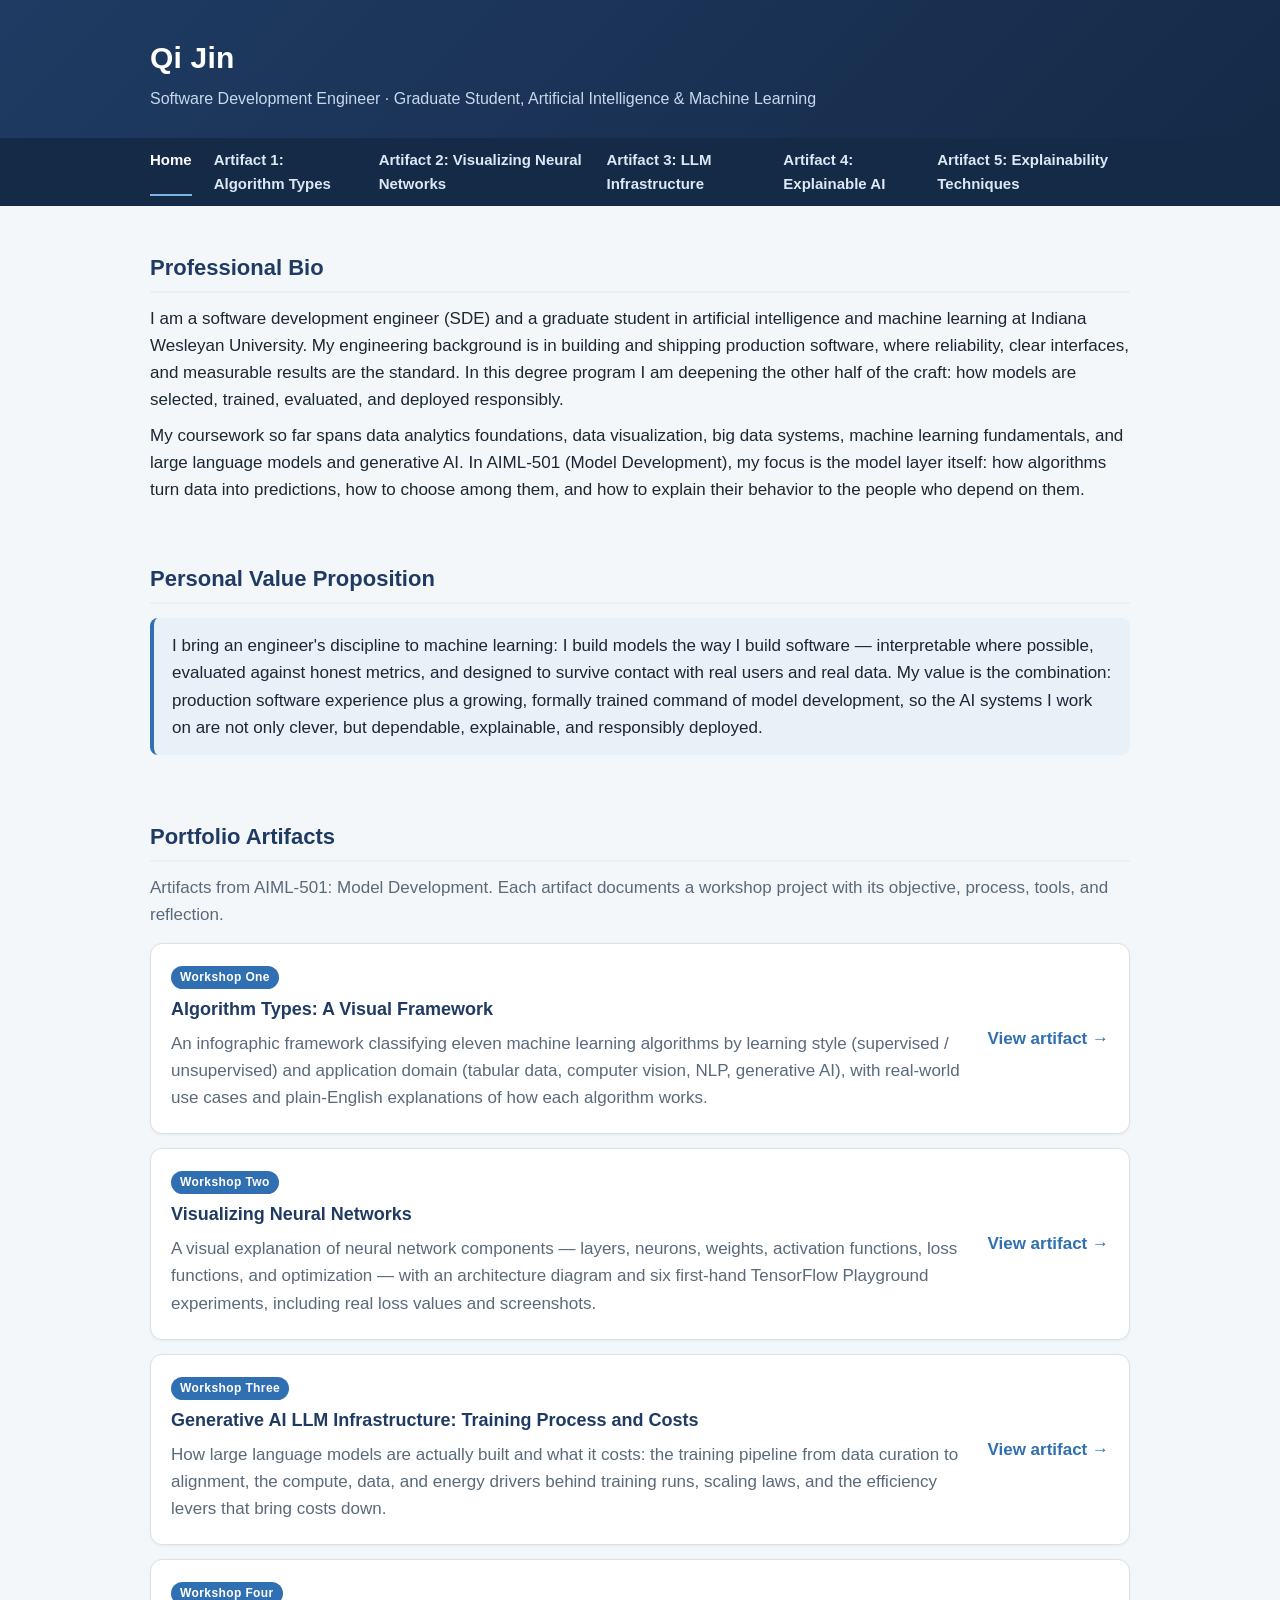
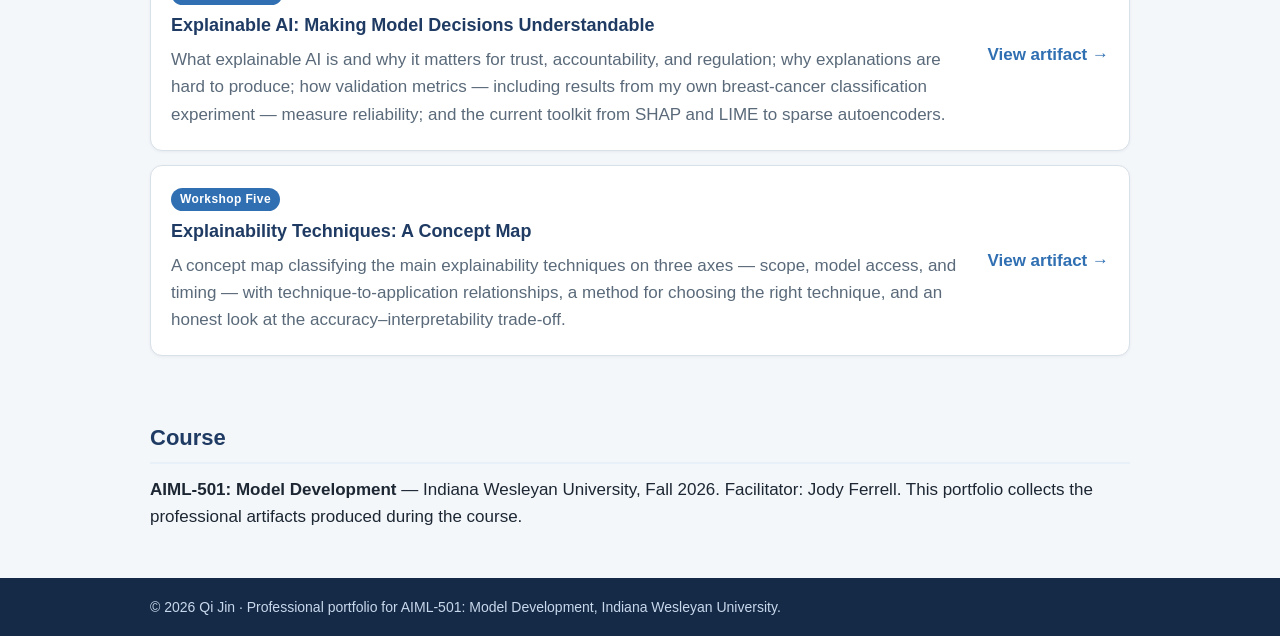
<file: index.html>
<!DOCTYPE html>
<html lang="en">
<head>
<meta charset="UTF-8">
<meta name="viewport" content="width=device-width, initial-scale=1.0">
<title>Qi Jin — Professional Portfolio | AIML-501 Model Development</title>
<link rel="stylesheet" href="style.css">
</head>
<body>
<header class="site">
  <div class="wrap">
    <h1>Qi Jin</h1>
    <p class="sub">Software Development Engineer &middot; Graduate Student, Artificial Intelligence &amp; Machine Learning</p>
  </div>
</header>
<nav class="top">
  <div class="wrap">
    <a href="index.html" class="active">Home</a>
    <a href="algorithm-types.html">Artifact 1: Algorithm Types</a>
    <a href="neural-networks.html">Artifact 2: Visualizing Neural Networks</a>
    <a href="llm-infrastructure.html">Artifact 3: LLM Infrastructure</a>
    <a href="explainability.html">Artifact 4: Explainable AI</a>
    <a href="explainability-techniques.html">Artifact 5: Explainability Techniques</a>
  </div>
</nav>

<div class="wrap">

  <section>
    <h2 class="sec">Professional Bio</h2>
    <p>I am a software development engineer (SDE) and a graduate student in artificial
    intelligence and machine learning at Indiana Wesleyan University. My engineering
    background is in building and shipping production software, where reliability,
    clear interfaces, and measurable results are the standard. In this degree program I
    am deepening the other half of the craft: how models are selected, trained,
    evaluated, and deployed responsibly.</p>
    <p>My coursework so far spans data analytics foundations, data visualization, big
    data systems, machine learning fundamentals, and large language models and
    generative AI. In AIML-501 (Model Development), my focus is the model layer itself:
    how algorithms turn data into predictions, how to choose among them, and how to
    explain their behavior to the people who depend on them.</p>
  </section>

  <section>
    <h2 class="sec">Personal Value Proposition</h2>
    <div class="callout">
      <p style="margin:0">I bring an engineer's discipline to machine learning: I build
      models the way I build software — interpretable where possible, evaluated against
      honest metrics, and designed to survive contact with real users and real data.
      My value is the combination: production software experience plus a growing,
      formally trained command of model development, so the AI systems I work on are
      not only clever, but dependable, explainable, and responsibly deployed.</p>
    </div>
  </section>

  <section>
    <h2 class="sec">Portfolio Artifacts</h2>
    <p class="muted">Artifacts from AIML-501: Model Development. Each artifact documents
    a workshop project with its objective, process, tools, and reflection.</p>

    <div class="card artifact">
      <div class="meta">
        <span class="badge">Workshop One</span>
        <h3 style="margin-top:6px">Algorithm Types: A Visual Framework</h3>
        <p class="muted" style="margin:4px 0">An infographic framework classifying eleven
        machine learning algorithms by learning style (supervised / unsupervised) and
        application domain (tabular data, computer vision, NLP, generative AI), with
        real-world use cases and plain-English explanations of how each algorithm works.</p>
      </div>
      <a href="algorithm-types.html"><strong>View artifact &rarr;</strong></a>
    </div>

    <div class="card artifact">
      <div class="meta">
        <span class="badge">Workshop Two</span>
        <h3 style="margin-top:6px">Visualizing Neural Networks</h3>
        <p class="muted" style="margin:4px 0">A visual explanation of neural network
        components — layers, neurons, weights, activation functions, loss functions,
        and optimization — with an architecture diagram and six first-hand TensorFlow
        Playground experiments, including real loss values and screenshots.</p>
      </div>
      <a href="neural-networks.html"><strong>View artifact &rarr;</strong></a>
    </div>

    <div class="card artifact">
      <div class="meta">
        <span class="badge">Workshop Three</span>
        <h3 style="margin-top:6px">Generative AI LLM Infrastructure: Training Process and Costs</h3>
        <p class="muted" style="margin:4px 0">How large language models are actually
        built and what it costs: the training pipeline from data curation to alignment,
        the compute, data, and energy drivers behind training runs, scaling laws, and
        the efficiency levers that bring costs down.</p>
      </div>
      <a href="llm-infrastructure.html"><strong>View artifact &rarr;</strong></a>
    </div>

    <div class="card artifact">
      <div class="meta">
        <span class="badge">Workshop Four</span>
        <h3 style="margin-top:6px">Explainable AI: Making Model Decisions Understandable</h3>
        <p class="muted" style="margin:4px 0">What explainable AI is and why it matters for
        trust, accountability, and regulation; why explanations are hard to produce;
        how validation metrics — including results from my own breast-cancer
        classification experiment — measure reliability; and the current toolkit
        from SHAP and LIME to sparse autoencoders.</p>
      </div>
      <a href="explainability.html"><strong>View artifact &rarr;</strong></a>
    </div>

    <div class="card artifact">
      <div class="meta">
        <span class="badge">Workshop Five</span>
        <h3 style="margin-top:6px">Explainability Techniques: A Concept Map</h3>
        <p class="muted" style="margin:4px 0">A concept map classifying the main
        explainability techniques on three axes — scope, model access, and timing —
        with technique-to-application relationships, a method for choosing the
        right technique, and an honest look at the accuracy–interpretability
        trade-off.</p>
      </div>
      <a href="explainability-techniques.html"><strong>View artifact &rarr;</strong></a>
    </div>
  </section>

  <section>
    <h2 class="sec">Course</h2>
    <p><strong>AIML-501: Model Development</strong> — Indiana Wesleyan University,
    Fall 2026. Facilitator: Jody Ferrell. This portfolio collects the professional
    artifacts produced during the course.</p>
  </section>

</div>

<footer>
  <div class="wrap">&copy; 2026 Qi Jin &middot; Professional portfolio for AIML-501: Model Development, Indiana Wesleyan University.</div>
</footer>
</body>
</html>
</file>
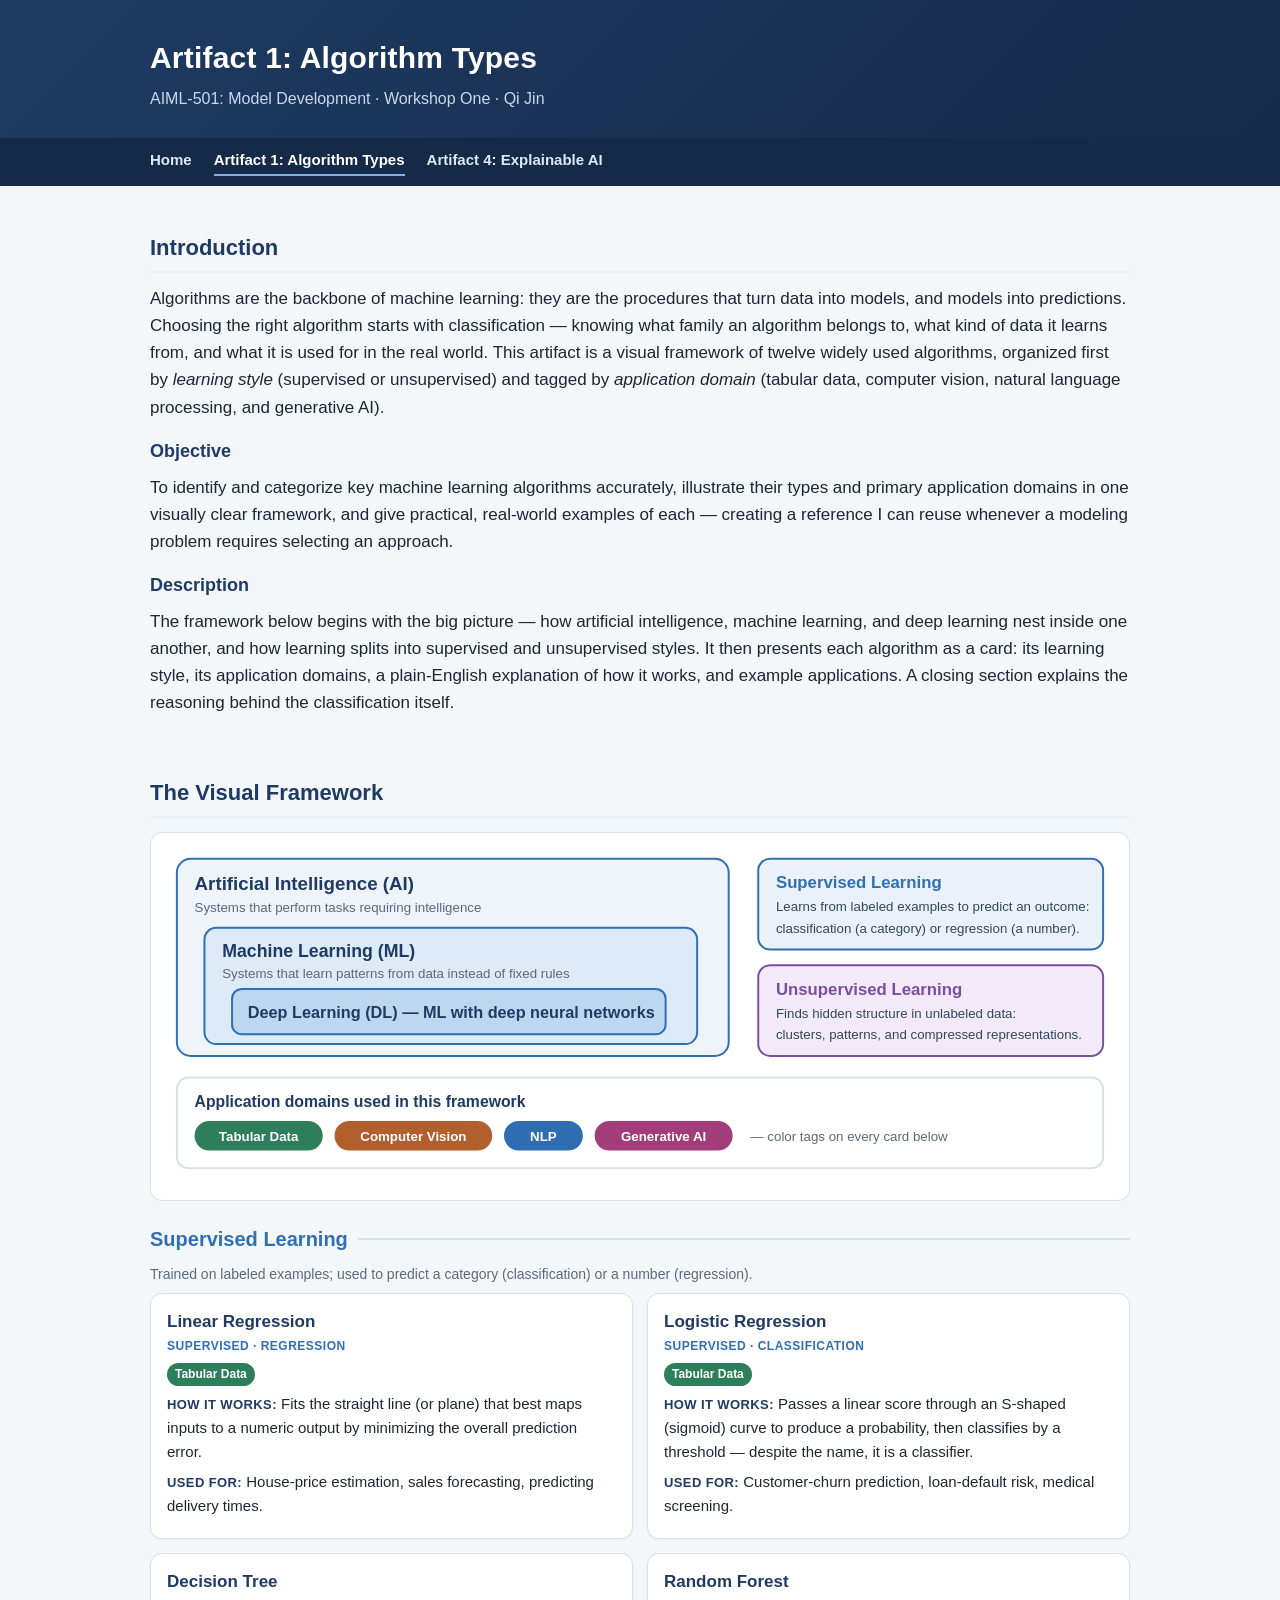
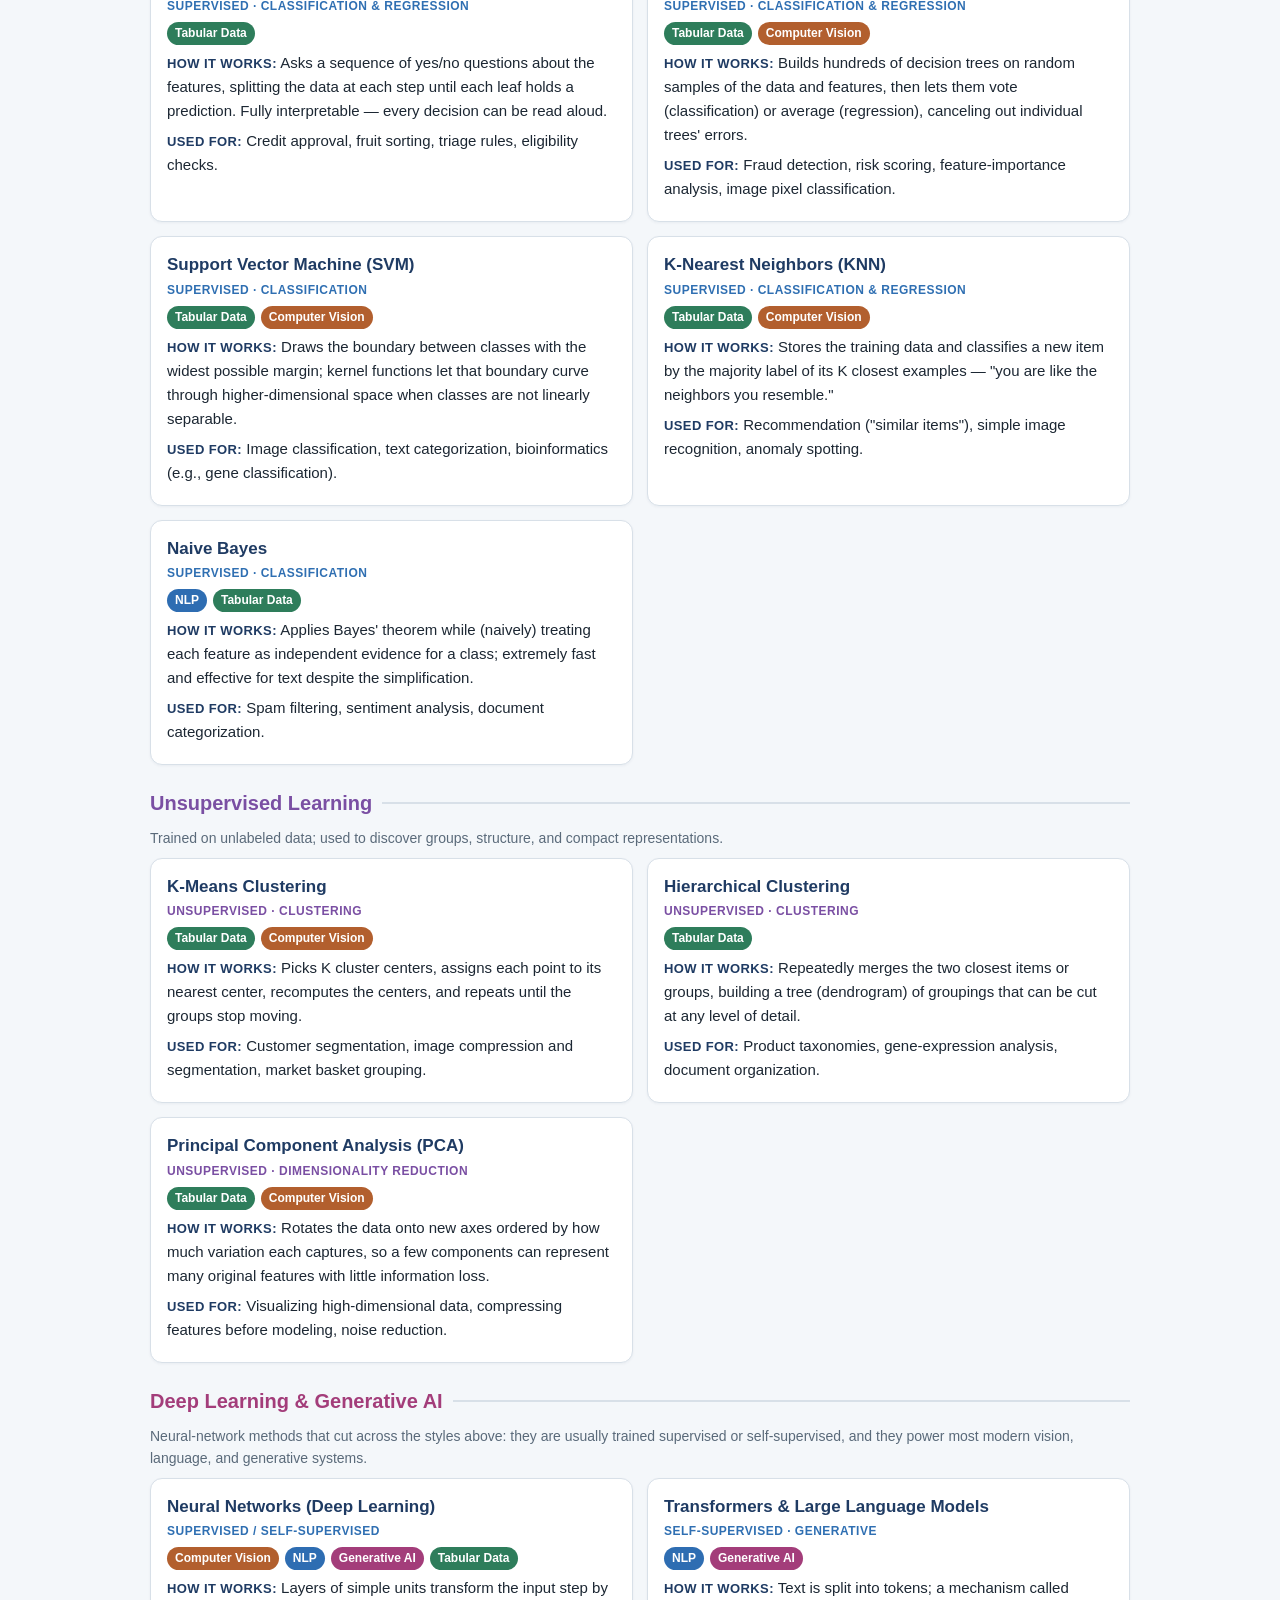
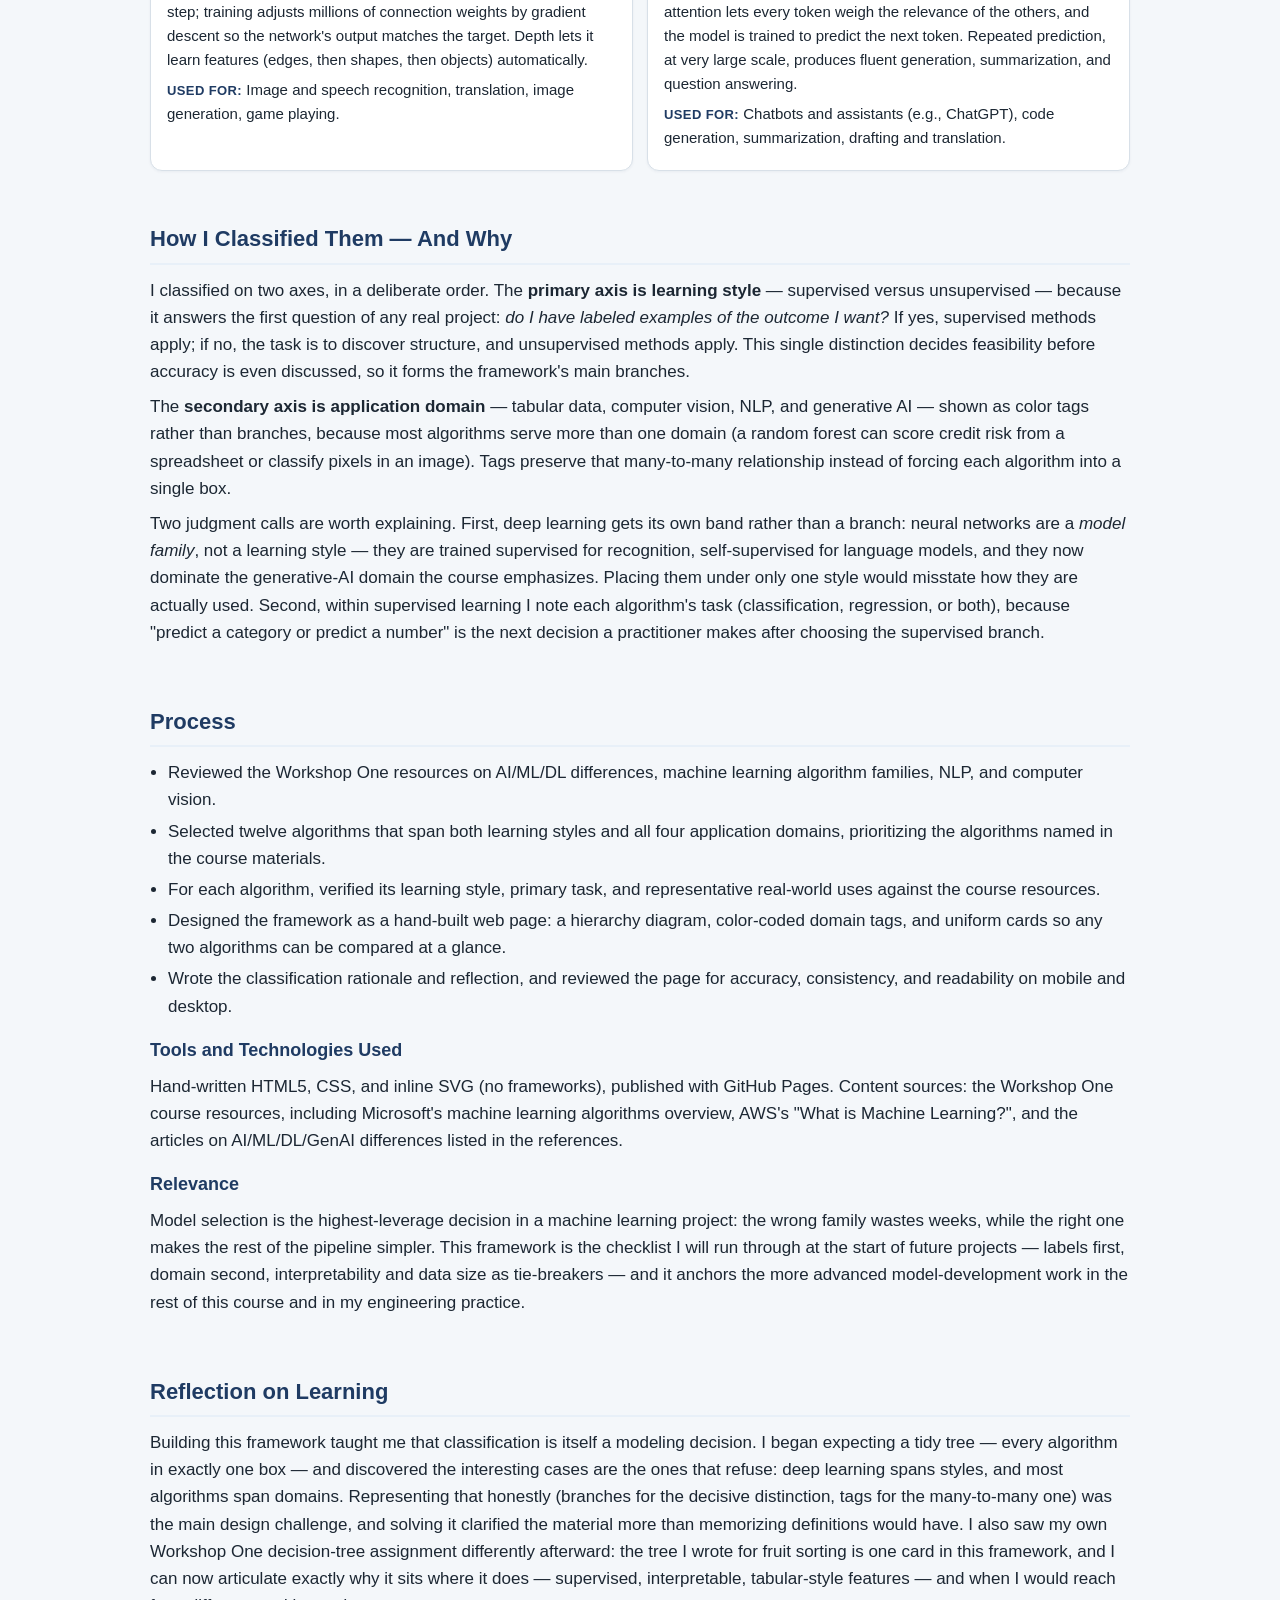
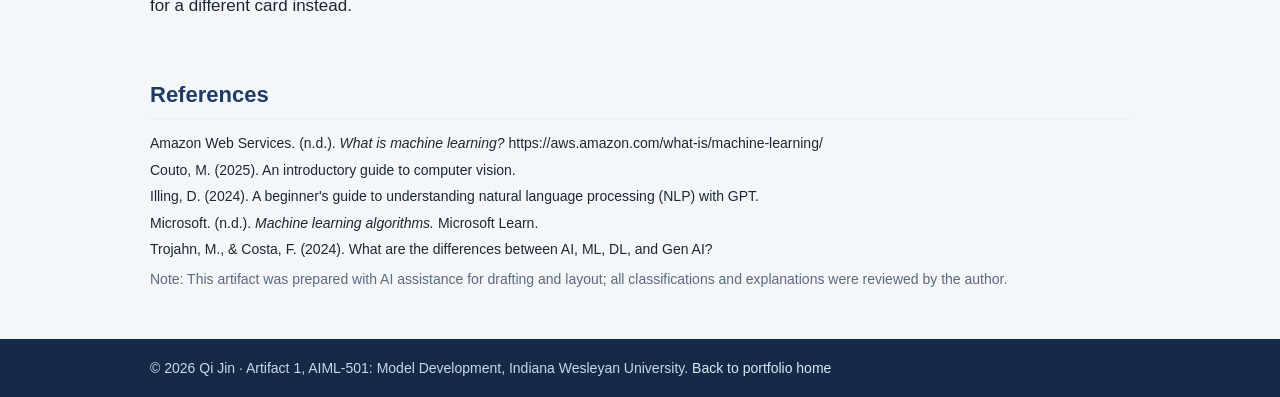
<file: algorithm-types.html>
<!DOCTYPE html>
<html lang="en">
<head>
<meta charset="UTF-8">
<meta name="viewport" content="width=device-width, initial-scale=1.0">
<title>Artifact 1: Algorithm Types — Qi Jin Portfolio</title>
<link rel="stylesheet" href="style.css">
</head>
<body>
<header class="site">
  <div class="wrap">
    <h1>Artifact 1: Algorithm Types</h1>
    <p class="sub">AIML-501: Model Development &middot; Workshop One &middot; Qi Jin</p>
  </div>
</header>
<nav class="top">
  <div class="wrap">
    <a href="index.html">Home</a>
    <a href="algorithm-types.html" class="active">Artifact 1: Algorithm Types</a>
    <a href="explainability.html">Artifact 4: Explainable AI</a>
  </div>
</nav>

<div class="wrap">

  <section>
    <h2 class="sec">Introduction</h2>
    <p>Algorithms are the backbone of machine learning: they are the procedures that turn
    data into models, and models into predictions. Choosing the right algorithm starts
    with classification — knowing what family an algorithm belongs to, what kind of data
    it learns from, and what it is used for in the real world. This artifact is a visual
    framework of twelve widely used algorithms, organized first by <em>learning style</em>
    (supervised or unsupervised) and tagged by <em>application domain</em> (tabular data,
    computer vision, natural language processing, and generative AI).</p>

    <h3>Objective</h3>
    <p>To identify and categorize key machine learning algorithms accurately, illustrate
    their types and primary application domains in one visually clear framework, and give
    practical, real-world examples of each — creating a reference I can reuse whenever a
    modeling problem requires selecting an approach.</p>

    <h3>Description</h3>
    <p>The framework below begins with the big picture — how artificial intelligence,
    machine learning, and deep learning nest inside one another, and how learning splits
    into supervised and unsupervised styles. It then presents each algorithm as a card:
    its learning style, its application domains, a plain-English explanation of how it
    works, and example applications. A closing section explains the reasoning behind the
    classification itself.</p>
  </section>

  <section>
    <h2 class="sec">The Visual Framework</h2>

    <div class="diagram" role="img" aria-label="Diagram: Artificial Intelligence contains Machine Learning, which contains Deep Learning. Machine learning splits into supervised learning (learns from labeled examples) and unsupervised learning (finds structure in unlabeled data).">
      <svg viewBox="0 0 960 340" xmlns="http://www.w3.org/2000/svg" font-family="inherit">
        <!-- Nested hierarchy -->
        <rect x="10" y="10" width="560" height="200" rx="14" fill="#eef4fa" stroke="#2f6fb2" stroke-width="2"/>
        <text x="28" y="42" font-size="19" font-weight="700" fill="#1f3b63">Artificial Intelligence (AI)</text>
        <text x="28" y="64" font-size="13.5" fill="#5a6a7a">Systems that perform tasks requiring intelligence</text>
        <rect x="38" y="80" width="500" height="118" rx="12" fill="#dcebf7" stroke="#2f6fb2" stroke-width="2"/>
        <text x="56" y="110" font-size="18" font-weight="700" fill="#1f3b63">Machine Learning (ML)</text>
        <text x="56" y="131" font-size="13.5" fill="#5a6a7a">Systems that learn patterns from data instead of fixed rules</text>
        <rect x="66" y="142" width="440" height="46" rx="10" fill="#bcd7ef" stroke="#2f6fb2" stroke-width="2"/>
        <text x="82" y="171" font-size="16.5" font-weight="700" fill="#1f3b63">Deep Learning (DL) — ML with deep neural networks</text>
        <!-- Side branches -->
        <rect x="600" y="10" width="350" height="92" rx="12" fill="#eaf1f8" stroke="#2f6fb2" stroke-width="2"/>
        <text x="618" y="40" font-size="17" font-weight="700" fill="#2f6fb2">Supervised Learning</text>
        <text x="618" y="63" font-size="13.5" fill="#33475c">Learns from labeled examples to predict an outcome:</text>
        <text x="618" y="85" font-size="13.5" fill="#33475c">classification (a category) or regression (a number).</text>
        <rect x="600" y="118" width="350" height="92" rx="12" fill="#f2eaf8" stroke="#7a4fa3" stroke-width="2"/>
        <text x="618" y="148" font-size="17" font-weight="700" fill="#7a4fa3">Unsupervised Learning</text>
        <text x="618" y="171" font-size="13.5" fill="#33475c">Finds hidden structure in unlabeled data:</text>
        <text x="618" y="193" font-size="13.5" fill="#33475c">clusters, patterns, and compressed representations.</text>
        <!-- Domain strip -->
        <rect x="10" y="232" width="940" height="92" rx="12" fill="#ffffff" stroke="#d8e0e8" stroke-width="2"/>
        <text x="28" y="262" font-size="16" font-weight="700" fill="#1f3b63">Application domains used in this framework</text>
        <rect x="28" y="276" width="130" height="30" rx="15" fill="#2e7d5b"/><text x="93" y="296" font-size="13.5" font-weight="700" fill="#ffffff" text-anchor="middle">Tabular Data</text>
        <rect x="170" y="276" width="160" height="30" rx="15" fill="#b25f2e"/><text x="250" y="296" font-size="13.5" font-weight="700" fill="#ffffff" text-anchor="middle">Computer Vision</text>
        <rect x="342" y="276" width="80" height="30" rx="15" fill="#2e6db2"/><text x="382" y="296" font-size="13.5" font-weight="700" fill="#ffffff" text-anchor="middle">NLP</text>
        <rect x="434" y="276" width="140" height="30" rx="15" fill="#a33d7a"/><text x="504" y="296" font-size="13.5" font-weight="700" fill="#ffffff" text-anchor="middle">Generative AI</text>
        <text x="592" y="296" font-size="13.5" fill="#5a6a7a">— color tags on every card below</text>
      </svg>
    </div>

    <div class="branch-title"><h3 style="color:var(--sup)">Supervised Learning</h3><div class="rule"></div></div>
    <p class="muted small">Trained on labeled examples; used to predict a category (classification) or a number (regression).</p>
    <div class="grid">

      <div class="algo">
        <h4>Linear Regression</h4><div class="type sup">Supervised &middot; Regression</div>
        <div class="tags"><span class="tag tab">Tabular Data</span></div>
        <p><span class="lbl">How it works:</span> Fits the straight line (or plane) that best maps inputs to a numeric output by minimizing the overall prediction error.</p>
        <p><span class="lbl">Used for:</span> House-price estimation, sales forecasting, predicting delivery times.</p>
      </div>

      <div class="algo">
        <h4>Logistic Regression</h4><div class="type sup">Supervised &middot; Classification</div>
        <div class="tags"><span class="tag tab">Tabular Data</span></div>
        <p><span class="lbl">How it works:</span> Passes a linear score through an S-shaped (sigmoid) curve to produce a probability, then classifies by a threshold — despite the name, it is a classifier.</p>
        <p><span class="lbl">Used for:</span> Customer-churn prediction, loan-default risk, medical screening.</p>
      </div>

      <div class="algo">
        <h4>Decision Tree</h4><div class="type sup">Supervised &middot; Classification &amp; Regression</div>
        <div class="tags"><span class="tag tab">Tabular Data</span></div>
        <p><span class="lbl">How it works:</span> Asks a sequence of yes/no questions about the features, splitting the data at each step until each leaf holds a prediction. Fully interpretable — every decision can be read aloud.</p>
        <p><span class="lbl">Used for:</span> Credit approval, fruit sorting, triage rules, eligibility checks.</p>
      </div>

      <div class="algo">
        <h4>Random Forest</h4><div class="type sup">Supervised &middot; Classification &amp; Regression</div>
        <div class="tags"><span class="tag tab">Tabular Data</span><span class="tag cv">Computer Vision</span></div>
        <p><span class="lbl">How it works:</span> Builds hundreds of decision trees on random samples of the data and features, then lets them vote (classification) or average (regression), canceling out individual trees' errors.</p>
        <p><span class="lbl">Used for:</span> Fraud detection, risk scoring, feature-importance analysis, image pixel classification.</p>
      </div>

      <div class="algo">
        <h4>Support Vector Machine (SVM)</h4><div class="type sup">Supervised &middot; Classification</div>
        <div class="tags"><span class="tag tab">Tabular Data</span><span class="tag cv">Computer Vision</span></div>
        <p><span class="lbl">How it works:</span> Draws the boundary between classes with the widest possible margin; kernel functions let that boundary curve through higher-dimensional space when classes are not linearly separable.</p>
        <p><span class="lbl">Used for:</span> Image classification, text categorization, bioinformatics (e.g., gene classification).</p>
      </div>

      <div class="algo">
        <h4>K-Nearest Neighbors (KNN)</h4><div class="type sup">Supervised &middot; Classification &amp; Regression</div>
        <div class="tags"><span class="tag tab">Tabular Data</span><span class="tag cv">Computer Vision</span></div>
        <p><span class="lbl">How it works:</span> Stores the training data and classifies a new item by the majority label of its K closest examples — "you are like the neighbors you resemble."</p>
        <p><span class="lbl">Used for:</span> Recommendation ("similar items"), simple image recognition, anomaly spotting.</p>
      </div>

      <div class="algo">
        <h4>Naive Bayes</h4><div class="type sup">Supervised &middot; Classification</div>
        <div class="tags"><span class="tag nlp">NLP</span><span class="tag tab">Tabular Data</span></div>
        <p><span class="lbl">How it works:</span> Applies Bayes' theorem while (naively) treating each feature as independent evidence for a class; extremely fast and effective for text despite the simplification.</p>
        <p><span class="lbl">Used for:</span> Spam filtering, sentiment analysis, document categorization.</p>
      </div>

    </div>

    <div class="branch-title"><h3 style="color:var(--uns)">Unsupervised Learning</h3><div class="rule"></div></div>
    <p class="muted small">Trained on unlabeled data; used to discover groups, structure, and compact representations.</p>
    <div class="grid">

      <div class="algo">
        <h4>K-Means Clustering</h4><div class="type uns">Unsupervised &middot; Clustering</div>
        <div class="tags"><span class="tag tab">Tabular Data</span><span class="tag cv">Computer Vision</span></div>
        <p><span class="lbl">How it works:</span> Picks K cluster centers, assigns each point to its nearest center, recomputes the centers, and repeats until the groups stop moving.</p>
        <p><span class="lbl">Used for:</span> Customer segmentation, image compression and segmentation, market basket grouping.</p>
      </div>

      <div class="algo">
        <h4>Hierarchical Clustering</h4><div class="type uns">Unsupervised &middot; Clustering</div>
        <div class="tags"><span class="tag tab">Tabular Data</span></div>
        <p><span class="lbl">How it works:</span> Repeatedly merges the two closest items or groups, building a tree (dendrogram) of groupings that can be cut at any level of detail.</p>
        <p><span class="lbl">Used for:</span> Product taxonomies, gene-expression analysis, document organization.</p>
      </div>

      <div class="algo">
        <h4>Principal Component Analysis (PCA)</h4><div class="type uns">Unsupervised &middot; Dimensionality Reduction</div>
        <div class="tags"><span class="tag tab">Tabular Data</span><span class="tag cv">Computer Vision</span></div>
        <p><span class="lbl">How it works:</span> Rotates the data onto new axes ordered by how much variation each captures, so a few components can represent many original features with little information loss.</p>
        <p><span class="lbl">Used for:</span> Visualizing high-dimensional data, compressing features before modeling, noise reduction.</p>
      </div>

    </div>

    <div class="branch-title"><h3 style="color:var(--gen)">Deep Learning &amp; Generative AI</h3><div class="rule"></div></div>
    <p class="muted small">Neural-network methods that cut across the styles above: they are usually trained supervised or self-supervised, and they power most modern vision, language, and generative systems.</p>
    <div class="grid">

      <div class="algo">
        <h4>Neural Networks (Deep Learning)</h4><div class="type sup">Supervised / Self-supervised</div>
        <div class="tags"><span class="tag cv">Computer Vision</span><span class="tag nlp">NLP</span><span class="tag gen">Generative AI</span><span class="tag tab">Tabular Data</span></div>
        <p><span class="lbl">How it works:</span> Layers of simple units transform the input step by step; training adjusts millions of connection weights by gradient descent so the network's output matches the target. Depth lets it learn features (edges, then shapes, then objects) automatically.</p>
        <p><span class="lbl">Used for:</span> Image and speech recognition, translation, image generation, game playing.</p>
      </div>

      <div class="algo">
        <h4>Transformers &amp; Large Language Models</h4><div class="type sup">Self-supervised &middot; Generative</div>
        <div class="tags"><span class="tag nlp">NLP</span><span class="tag gen">Generative AI</span></div>
        <p><span class="lbl">How it works:</span> Text is split into tokens; a mechanism called attention lets every token weigh the relevance of the others, and the model is trained to predict the next token. Repeated prediction, at very large scale, produces fluent generation, summarization, and question answering.</p>
        <p><span class="lbl">Used for:</span> Chatbots and assistants (e.g., ChatGPT), code generation, summarization, drafting and translation.</p>
      </div>

    </div>
  </section>

  <section>
    <h2 class="sec">How I Classified Them — And Why</h2>
    <p>I classified on two axes, in a deliberate order. The <strong>primary axis is learning
    style</strong> — supervised versus unsupervised — because it answers the first question
    of any real project: <em>do I have labeled examples of the outcome I want?</em> If yes,
    supervised methods apply; if no, the task is to discover structure, and unsupervised
    methods apply. This single distinction decides feasibility before accuracy is even
    discussed, so it forms the framework's main branches.</p>
    <p>The <strong>secondary axis is application domain</strong> — tabular data, computer
    vision, NLP, and generative AI — shown as color tags rather than branches, because
    most algorithms serve more than one domain (a random forest can score credit risk from
    a spreadsheet or classify pixels in an image). Tags preserve that many-to-many
    relationship instead of forcing each algorithm into a single box.</p>
    <p>Two judgment calls are worth explaining. First, deep learning gets its own band
    rather than a branch: neural networks are a <em>model family</em>, not a learning style —
    they are trained supervised for recognition, self-supervised for language models, and
    they now dominate the generative-AI domain the course emphasizes. Placing them under
    only one style would misstate how they are actually used. Second, within supervised
    learning I note each algorithm's task (classification, regression, or both), because
    "predict a category or predict a number" is the next decision a practitioner makes
    after choosing the supervised branch.</p>
  </section>

  <section>
    <h2 class="sec">Process</h2>
    <ul>
      <li>Reviewed the Workshop One resources on AI/ML/DL differences, machine learning algorithm families, NLP, and computer vision.</li>
      <li>Selected twelve algorithms that span both learning styles and all four application domains, prioritizing the algorithms named in the course materials.</li>
      <li>For each algorithm, verified its learning style, primary task, and representative real-world uses against the course resources.</li>
      <li>Designed the framework as a hand-built web page: a hierarchy diagram, color-coded domain tags, and uniform cards so any two algorithms can be compared at a glance.</li>
      <li>Wrote the classification rationale and reflection, and reviewed the page for accuracy, consistency, and readability on mobile and desktop.</li>
    </ul>

    <h3>Tools and Technologies Used</h3>
    <p>Hand-written HTML5, CSS, and inline SVG (no frameworks), published with GitHub
    Pages. Content sources: the Workshop One course resources, including Microsoft's
    machine learning algorithms overview, AWS's "What is Machine Learning?", and the
    articles on AI/ML/DL/GenAI differences listed in the references.</p>

    <h3>Relevance</h3>
    <p>Model selection is the highest-leverage decision in a machine learning project:
    the wrong family wastes weeks, while the right one makes the rest of the pipeline
    simpler. This framework is the checklist I will run through at the start of future
    projects — labels first, domain second, interpretability and data size as
    tie-breakers — and it anchors the more advanced model-development work in the rest
    of this course and in my engineering practice.</p>
  </section>

  <section>
    <h2 class="sec">Reflection on Learning</h2>
    <p>Building this framework taught me that classification is itself a modeling
    decision. I began expecting a tidy tree — every algorithm in exactly one box — and
    discovered the interesting cases are the ones that refuse: deep learning spans
    styles, and most algorithms span domains. Representing that honestly (branches for
    the decisive distinction, tags for the many-to-many one) was the main design
    challenge, and solving it clarified the material more than memorizing definitions
    would have. I also saw my own Workshop One decision-tree assignment differently
    afterward: the tree I wrote for fruit sorting is one card in this framework, and I
    can now articulate exactly why it sits where it does — supervised, interpretable,
    tabular-style features — and when I would reach for a different card instead.</p>
  </section>

  <section>
    <h2 class="sec">References</h2>
    <ul class="small" style="list-style:none;margin-left:0">
      <li>Amazon Web Services. (n.d.). <em>What is machine learning?</em> https://aws.amazon.com/what-is/machine-learning/</li>
      <li>Couto, M. (2025). An introductory guide to computer vision.</li>
      <li>Illing, D. (2024). A beginner's guide to understanding natural language processing (NLP) with GPT.</li>
      <li>Microsoft. (n.d.). <em>Machine learning algorithms.</em> Microsoft Learn.</li>
      <li>Trojahn, M., &amp; Costa, F. (2024). What are the differences between AI, ML, DL, and Gen AI?</li>
    </ul>
    <p class="small muted">Note: This artifact was prepared with AI assistance for drafting and layout; all classifications and explanations were reviewed by the author.</p>
  </section>

</div>

<footer>
  <div class="wrap">&copy; 2026 Qi Jin &middot; Artifact 1, AIML-501: Model Development, Indiana Wesleyan University. <a href="index.html" style="color:#dce8f5">Back to portfolio home</a></div>
</footer>
</body>
</html>
</file>
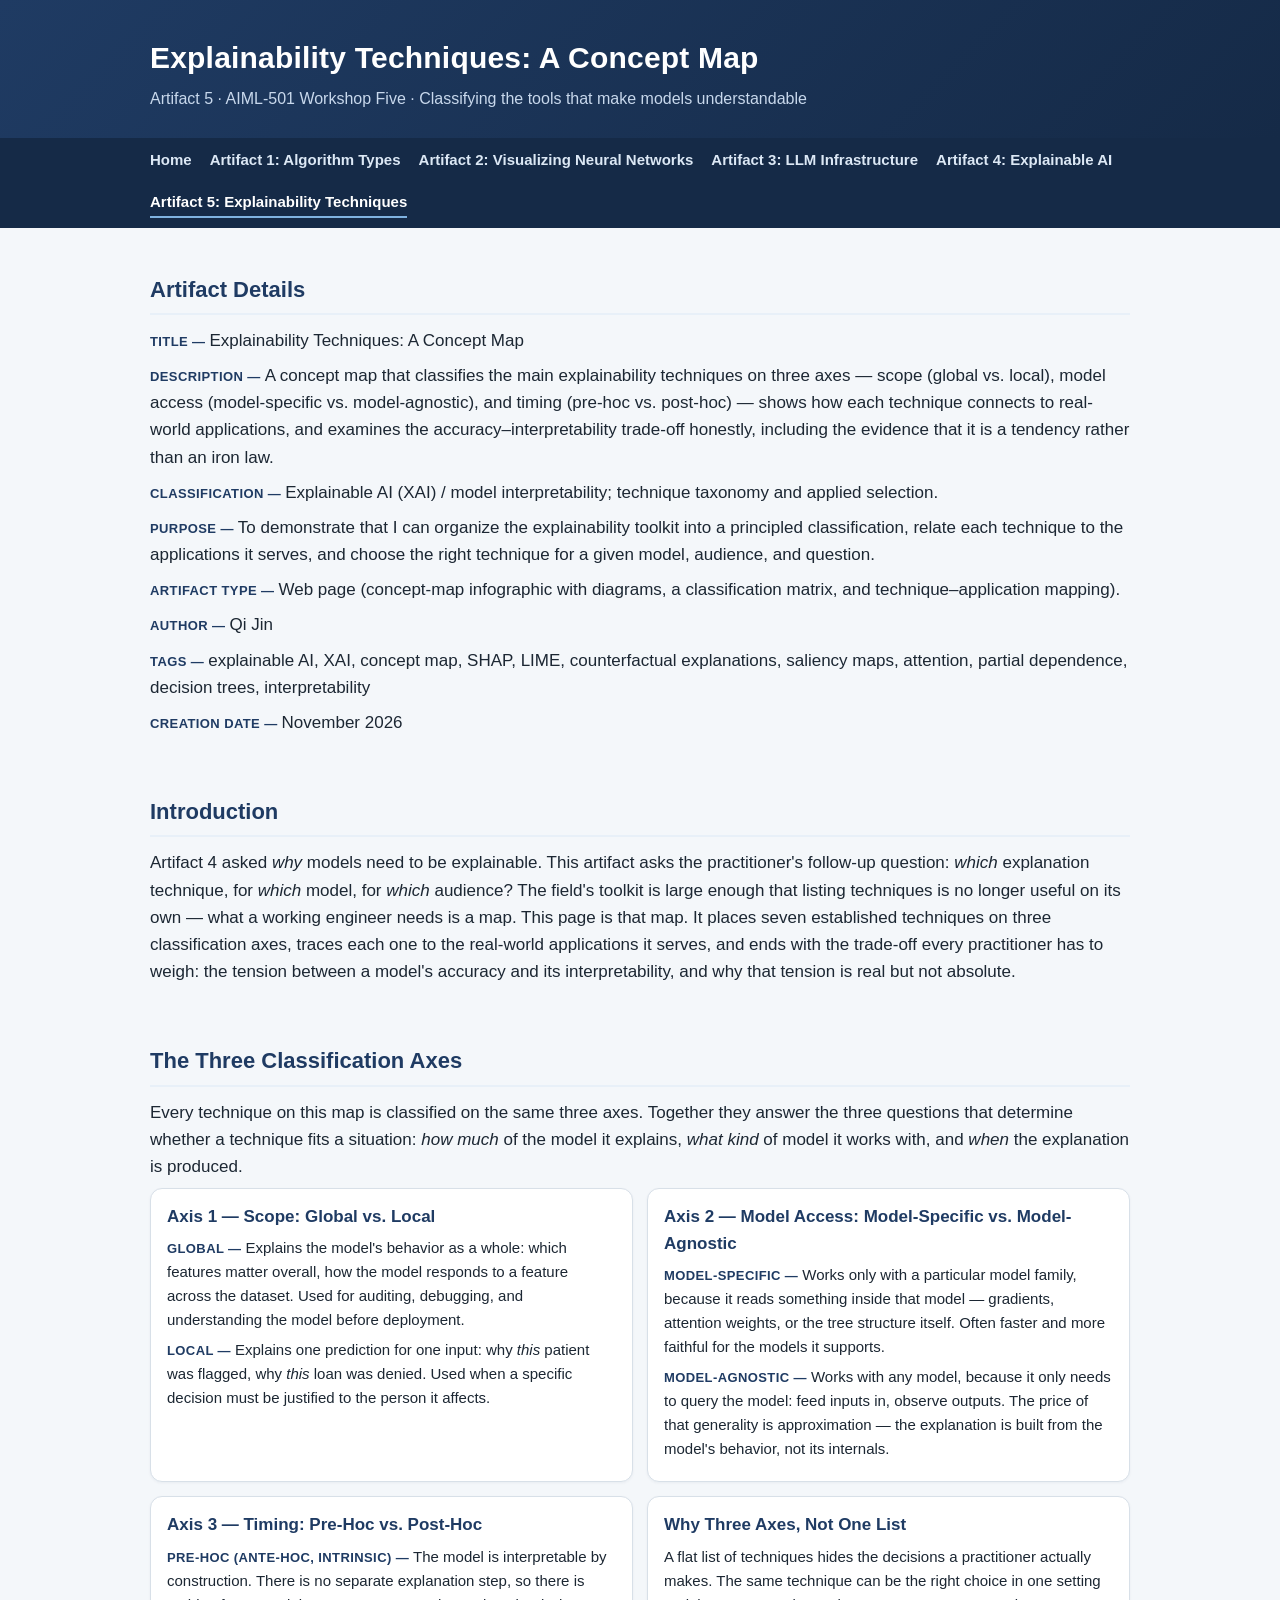
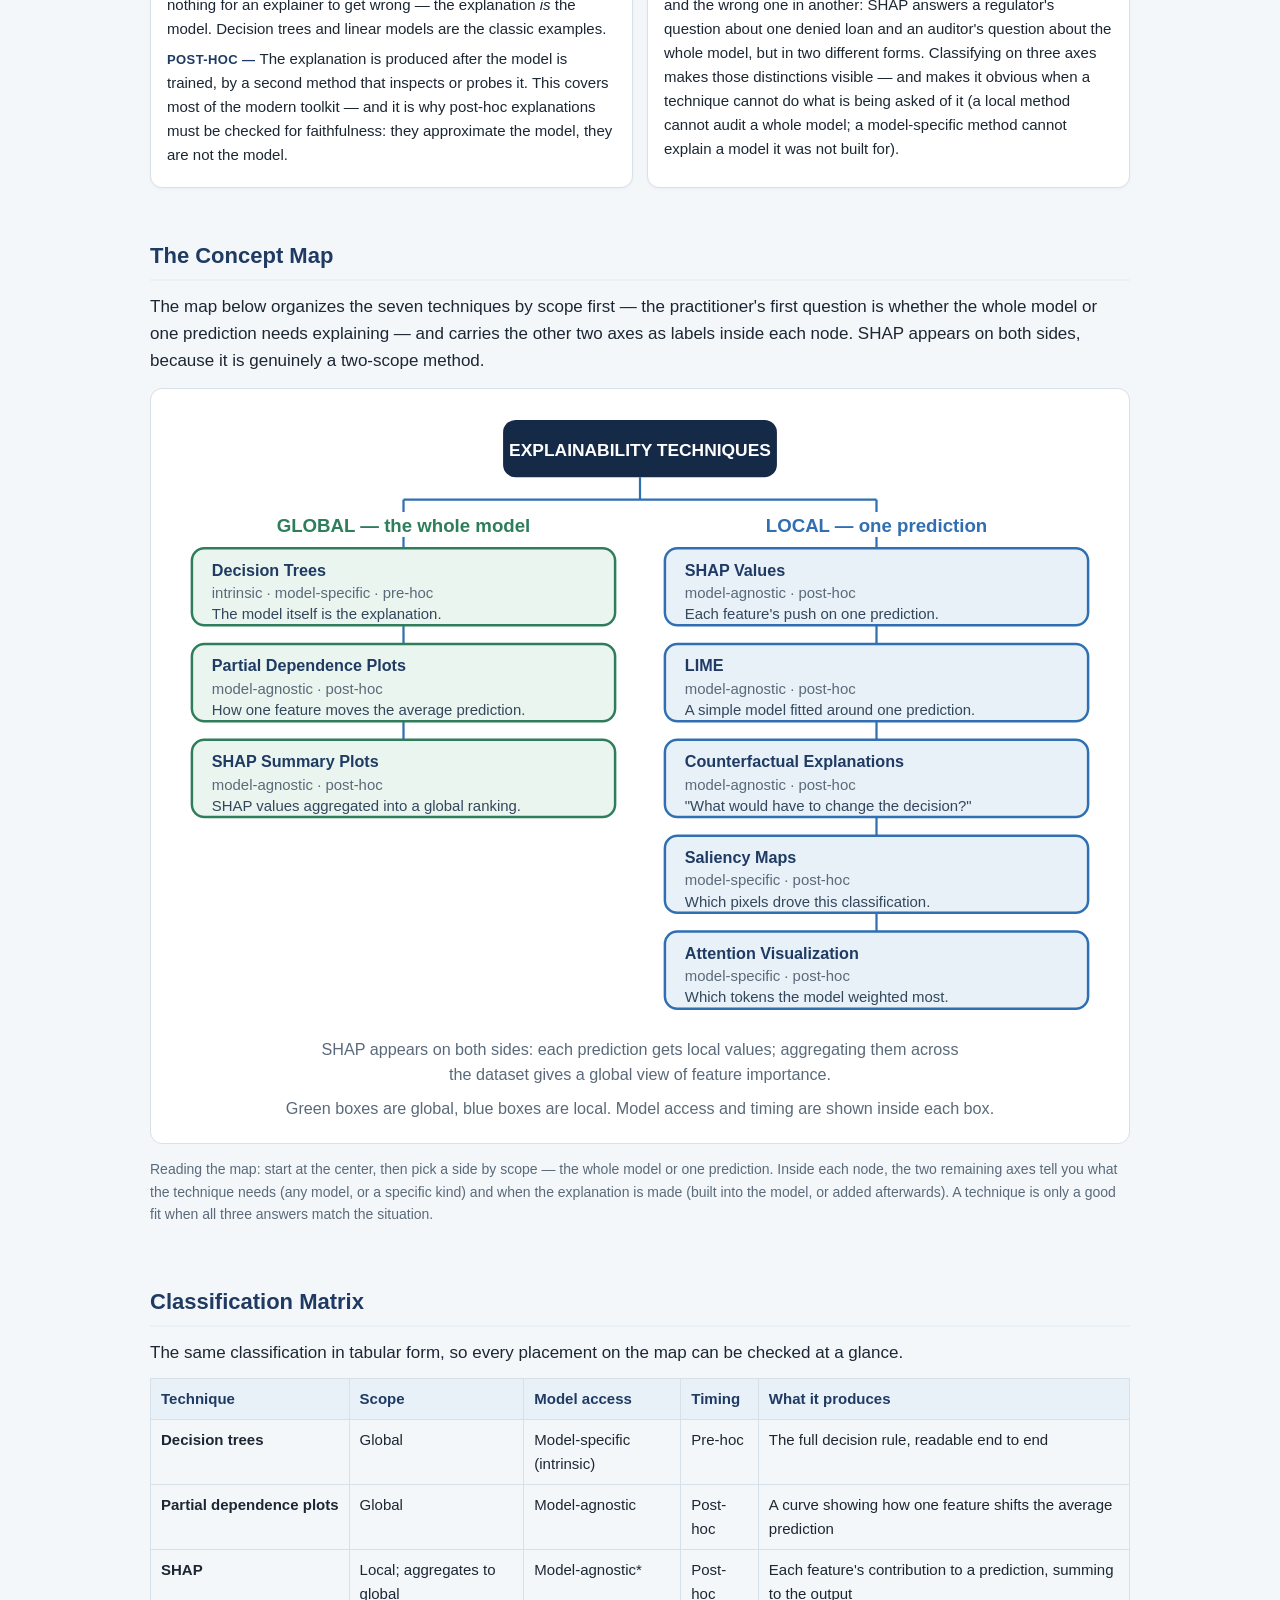
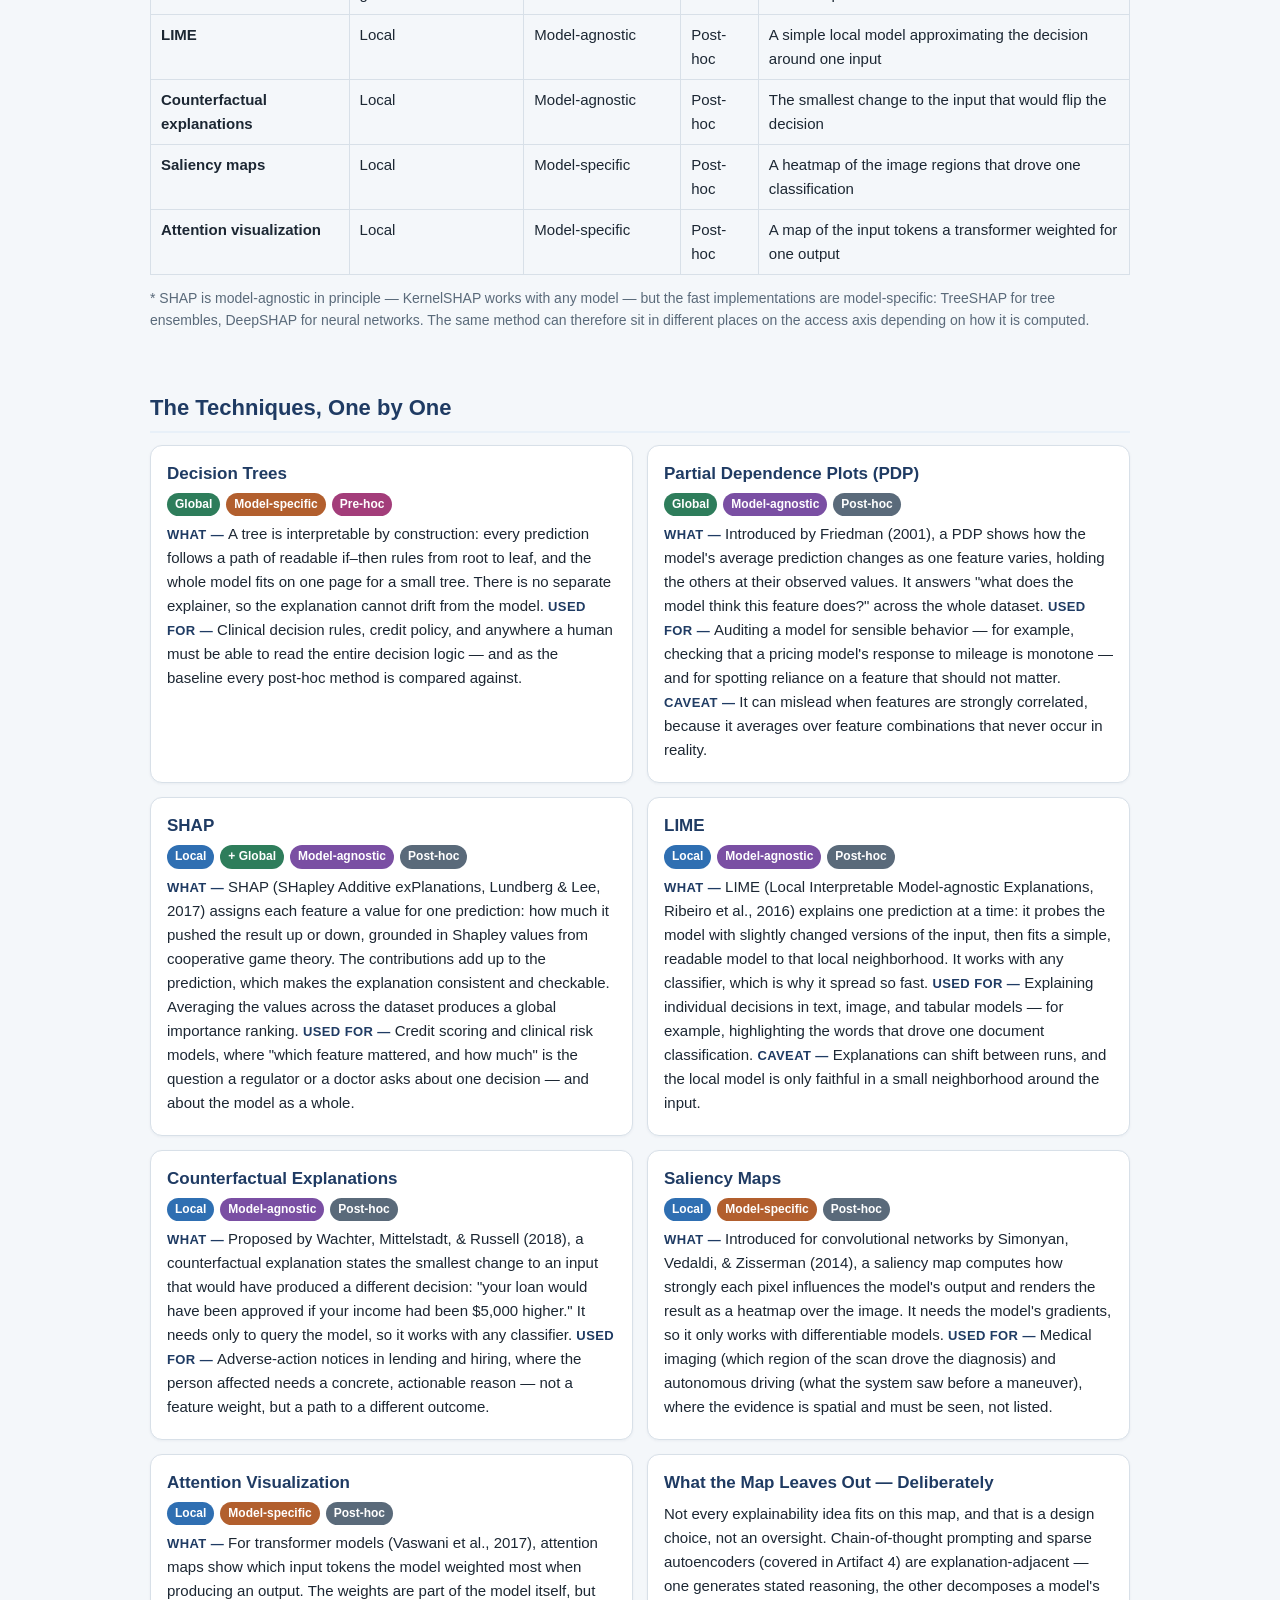
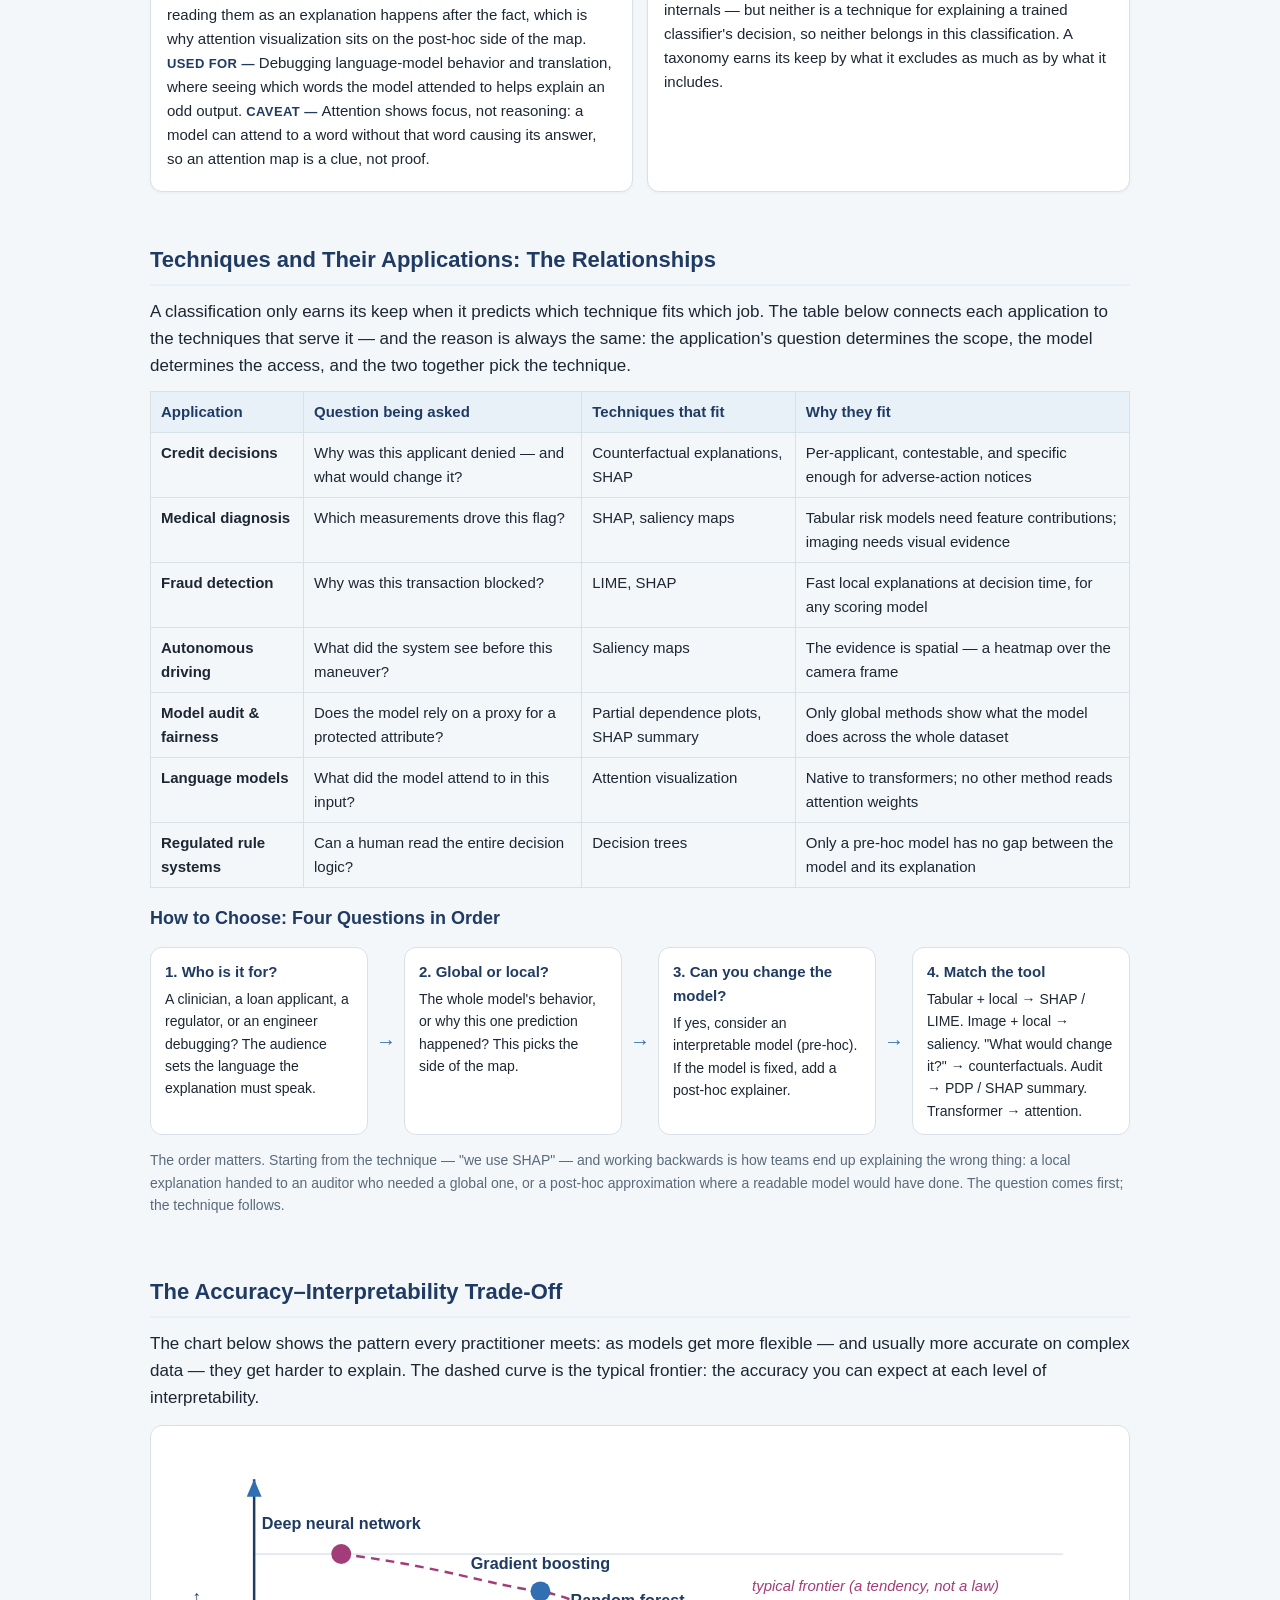
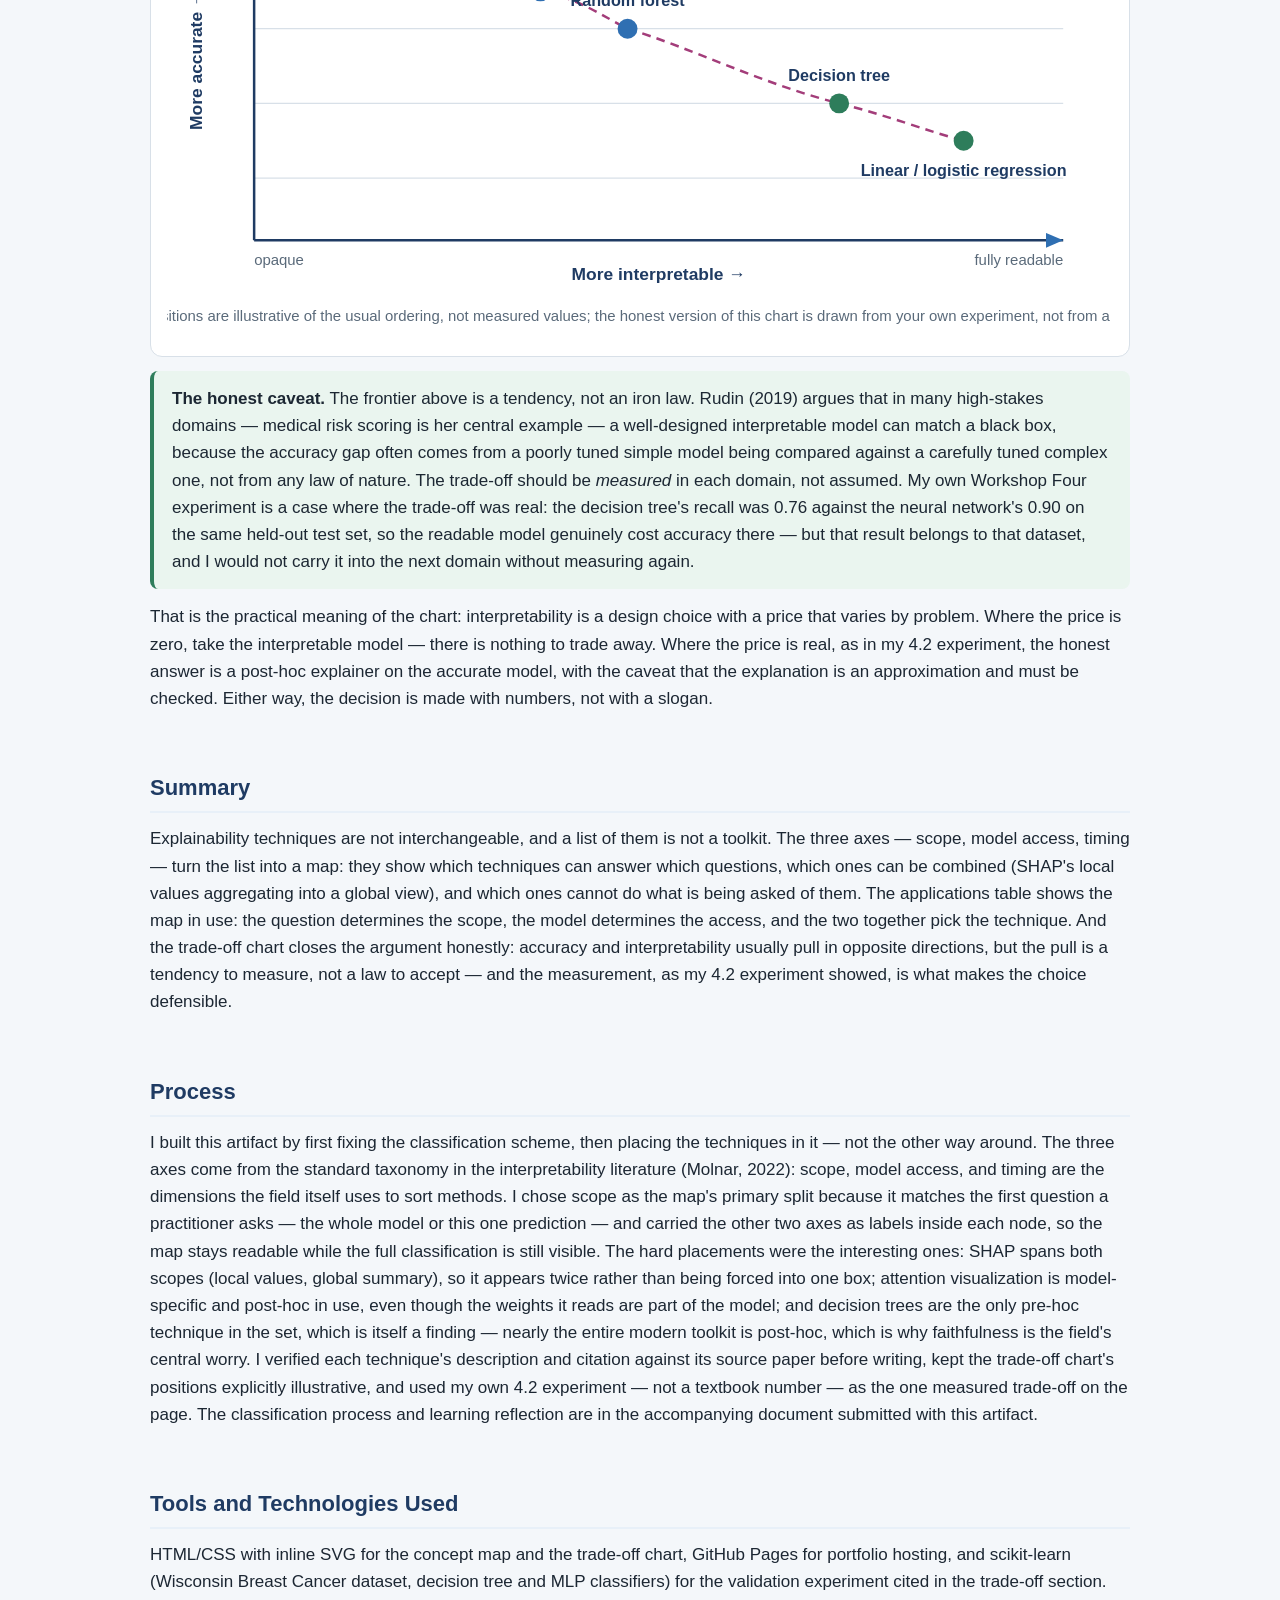
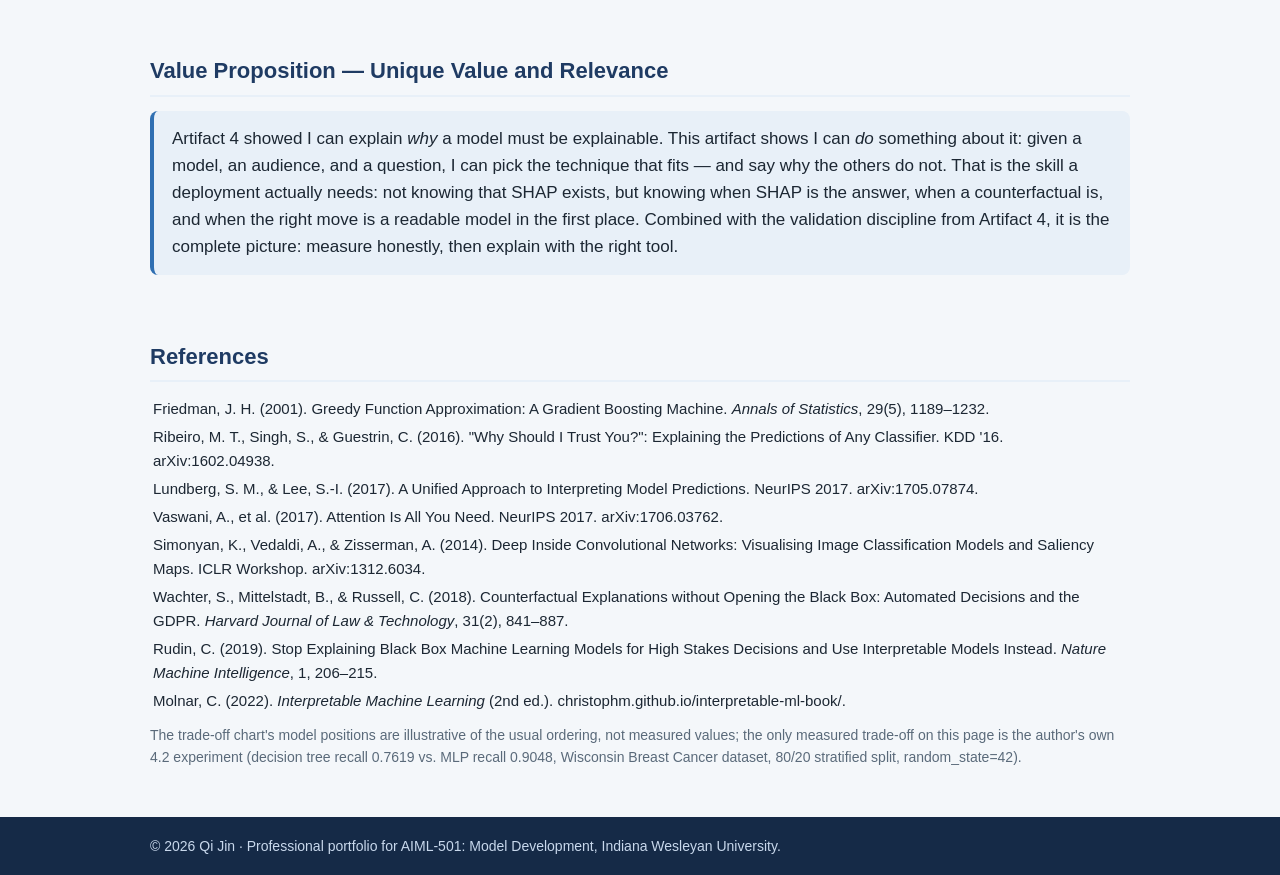
<file: explainability-techniques.html>
<!DOCTYPE html>
<html lang="en">
<head>
<meta charset="UTF-8">
<meta name="viewport" content="width=device-width, initial-scale=1.0">
<title>Artifact 5: Explainability Techniques — A Concept Map | Qi Jin — Professional Portfolio</title>
<style>
:root{
  --navy:#1f3b63; --navy-dark:#152a47; --accent:#2f6fb2; --accent-soft:#e8f0f8;
  --ink:#1c2733; --muted:#5a6a7a; --line:#d8e0e8; --card:#ffffff; --bg:#f4f7fa;
  --green:#2e7d5b; --green-soft:#eaf5ef; --orange:#b25f2e; --purple:#7a4fa3; --magenta:#a33d7a;
}
*{box-sizing:border-box}
html{scroll-behavior:smooth}
body{margin:0;font-family:-apple-system,"Segoe UI",Roboto,"Helvetica Neue",Arial,sans-serif;
  background:var(--bg);color:var(--ink);line-height:1.6;font-size:17px}
a{color:var(--accent);text-decoration:none}
a:hover{text-decoration:underline}
.wrap{max-width:1020px;margin:0 auto;padding:0 20px}
header.site{background:linear-gradient(135deg,var(--navy) 0%,var(--navy-dark) 100%);color:#fff}
header.site .wrap{padding:34px 20px 26px}
header.site h1{margin:0 0 4px;font-size:30px;letter-spacing:.2px}
header.site .sub{color:#c8d8ec;font-size:16px;margin:0}
nav.top{background:var(--navy-dark)}
nav.top .wrap{display:flex;flex-wrap:wrap;gap:18px;padding-top:10px;padding-bottom:10px}
nav.top a{color:#dce8f5;font-size:15px;font-weight:600}
nav.top a.active{color:#fff;border-bottom:2px solid #7fb2e0;padding-bottom:2px}
section{padding:26px 0 6px}
h2.sec{font-size:22px;color:var(--navy);border-bottom:2px solid var(--accent-soft);
  padding-bottom:6px;margin:18px 0 12px}
h3{color:var(--navy);margin:16px 0 6px;font-size:18px}
p{margin:8px 0}
.card{background:var(--card);border:1px solid var(--line);border-radius:12px;
  padding:18px 20px;margin:14px 0;box-shadow:0 1px 3px rgba(21,42,71,.06)}
.muted{color:var(--muted)}
.small{font-size:14px}
.callout{background:var(--accent-soft);border-left:4px solid var(--accent);
  border-radius:8px;padding:14px 18px;margin:14px 0}
.callout.green{background:var(--green-soft);border-left-color:var(--green)}
.diagram{background:var(--card);border:1px solid var(--line);border-radius:12px;
  padding:16px;margin:14px 0;overflow-x:auto}
.diagram svg{min-width:640px;width:100%;height:auto;display:block}
.grid{display:grid;grid-template-columns:1fr 1fr;gap:14px}
@media (max-width:760px){.grid{grid-template-columns:1fr}}
.algo{background:var(--card);border:1px solid var(--line);border-radius:12px;
  padding:14px 16px;box-shadow:0 1px 3px rgba(21,42,71,.05)}
.algo h4{margin:0 0 2px;font-size:17px;color:var(--navy)}
.algo p{font-size:15px;margin:6px 0}
.algo .lbl{font-weight:700;color:var(--navy);font-size:13px;text-transform:uppercase;letter-spacing:.4px}
.tags{display:flex;flex-wrap:wrap;gap:6px;margin:6px 0}
.tag{font-size:12px;font-weight:700;color:#fff;padding:2px 8px;border-radius:999px}
.tag.global{background:var(--green)} .tag.local{background:var(--accent)}
.tag.agnostic{background:var(--purple)} .tag.specific{background:var(--orange)}
.tag.pre{background:var(--magenta)} .tag.post{background:#5a6a7a}
table.data{width:100%;border-collapse:collapse;font-size:15px;margin:12px 0}
table.data th,table.data td{border:1px solid var(--line);padding:8px 10px;text-align:left;vertical-align:top}
table.data th{background:var(--accent-soft);color:var(--navy)}
.field{margin:8px 0}
.field .lbl{font-weight:700;color:var(--navy);font-size:13px;text-transform:uppercase;letter-spacing:.4px}
.flow-note{font-size:14px;color:var(--muted)}
.flow{display:grid;grid-template-columns:1fr 24px 1fr 24px 1fr 24px 1fr;gap:6px;align-items:stretch;margin:14px 0}
.flow .step{background:var(--card);border:1px solid var(--line);border-radius:12px;padding:12px 14px;font-size:14px}
.flow .step h4{margin:0 0 4px;font-size:15px;color:var(--navy)}
.flow .arr{display:flex;align-items:center;justify-content:center;color:var(--accent);font-size:20px;font-weight:700}
@media (max-width:760px){.flow{grid-template-columns:1fr}.flow .arr{transform:rotate(90deg)}}
footer{margin:34px 0 0;background:var(--navy-dark);color:#c8d8ec}
footer .wrap{padding:18px 20px;font-size:14px}
table.refs{font-size:15px}
ul{margin:8px 0 8px 18px;padding:0}
li{margin:4px 0}
</style>
</head>
<body>
<header class="site">
  <div class="wrap">
    <h1>Explainability Techniques: A Concept Map</h1>
    <p class="sub">Artifact 5 &middot; AIML-501 Workshop Five &middot; Classifying the tools that make models understandable</p>
  </div>
</header>
<nav class="top">
  <div class="wrap">
    <a href="index.html">Home</a>
    <a href="algorithm-types.html">Artifact 1: Algorithm Types</a>
    <a href="neural-networks.html">Artifact 2: Visualizing Neural Networks</a>
    <a href="llm-infrastructure.html">Artifact 3: LLM Infrastructure</a>
    <a href="explainability.html">Artifact 4: Explainable AI</a>
    <a href="explainability-techniques.html" class="active">Artifact 5: Explainability Techniques</a>
  </div>
</nav>

<div class="wrap">

  <section>
    <h2 class="sec">Artifact Details</h2>
    <div class="field"><span class="lbl">Title — </span>Explainability Techniques: A Concept Map</div>
    <div class="field"><span class="lbl">Description — </span>A concept map that classifies the main explainability techniques on three axes — scope (global vs. local), model access (model-specific vs. model-agnostic), and timing (pre-hoc vs. post-hoc) — shows how each technique connects to real-world applications, and examines the accuracy–interpretability trade-off honestly, including the evidence that it is a tendency rather than an iron law.</div>
    <div class="field"><span class="lbl">Classification — </span>Explainable AI (XAI) / model interpretability; technique taxonomy and applied selection.</div>
    <div class="field"><span class="lbl">Purpose — </span>To demonstrate that I can organize the explainability toolkit into a principled classification, relate each technique to the applications it serves, and choose the right technique for a given model, audience, and question.</div>
    <div class="field"><span class="lbl">Artifact Type — </span>Web page (concept-map infographic with diagrams, a classification matrix, and technique–application mapping).</div>
    <div class="field"><span class="lbl">Author — </span>Qi Jin</div>
    <div class="field"><span class="lbl">Tags — </span>explainable AI, XAI, concept map, SHAP, LIME, counterfactual explanations, saliency maps, attention, partial dependence, decision trees, interpretability</div>
    <div class="field"><span class="lbl">Creation Date — </span>November 2026</div>
  </section>

  <section>
    <h2 class="sec">Introduction</h2>
    <p>Artifact 4 asked <em>why</em> models need to be explainable. This artifact
    asks the practitioner's follow-up question: <em>which</em> explanation technique,
    for <em>which</em> model, for <em>which</em> audience? The field's toolkit is
    large enough that listing techniques is no longer useful on its own — what a
    working engineer needs is a map. This page is that map. It places seven
    established techniques on three classification axes, traces each one to the
    real-world applications it serves, and ends with the trade-off every
    practitioner has to weigh: the tension between a model's accuracy and its
    interpretability, and why that tension is real but not absolute.</p>
  </section>

  <section>
    <h2 class="sec">The Three Classification Axes</h2>
    <p>Every technique on this map is classified on the same three axes. Together
    they answer the three questions that determine whether a technique fits a
    situation: <em>how much</em> of the model it explains, <em>what kind</em> of
    model it works with, and <em>when</em> the explanation is produced.</p>
    <div class="grid">
      <div class="algo">
        <h4>Axis 1 — Scope: Global vs. Local</h4>
        <p><span class="lbl">Global — </span>Explains the model's behavior as a
        whole: which features matter overall, how the model responds to a feature
        across the dataset. Used for auditing, debugging, and understanding the
        model before deployment.</p>
        <p><span class="lbl">Local — </span>Explains one prediction for one input:
        why <em>this</em> patient was flagged, why <em>this</em> loan was denied.
        Used when a specific decision must be justified to the person it affects.</p>
      </div>
      <div class="algo">
        <h4>Axis 2 — Model Access: Model-Specific vs. Model-Agnostic</h4>
        <p><span class="lbl">Model-specific — </span>Works only with a particular
        model family, because it reads something inside that model — gradients,
        attention weights, or the tree structure itself. Often faster and more
        faithful for the models it supports.</p>
        <p><span class="lbl">Model-agnostic — </span>Works with any model, because
        it only needs to query the model: feed inputs in, observe outputs. The
        price of that generality is approximation — the explanation is built from
        the model's behavior, not its internals.</p>
      </div>
      <div class="algo">
        <h4>Axis 3 — Timing: Pre-Hoc vs. Post-Hoc</h4>
        <p><span class="lbl">Pre-hoc (ante-hoc, intrinsic) — </span>The model is
        interpretable by construction. There is no separate explanation step, so
        there is nothing for an explainer to get wrong — the explanation <em>is</em>
        the model. Decision trees and linear models are the classic examples.</p>
        <p><span class="lbl">Post-hoc — </span>The explanation is produced after
        the model is trained, by a second method that inspects or probes it. This
        covers most of the modern toolkit — and it is why post-hoc explanations
        must be checked for faithfulness: they approximate the model, they are not
        the model.</p>
      </div>
      <div class="algo">
        <h4>Why Three Axes, Not One List</h4>
        <p>A flat list of techniques hides the decisions a practitioner actually
        makes. The same technique can be the right choice in one setting and the
        wrong one in another: SHAP answers a regulator's question about one denied
        loan and an auditor's question about the whole model, but in two different
        forms. Classifying on three axes makes those distinctions visible — and
        makes it obvious when a technique cannot do what is being asked of it
        (a local method cannot audit a whole model; a model-specific method cannot
        explain a model it was not built for).</p>
      </div>
    </div>
  </section>

  <section>
    <h2 class="sec">The Concept Map</h2>
    <p>The map below organizes the seven techniques by scope first — the
    practitioner's first question is whether the whole model or one prediction
    needs explaining — and carries the other two axes as labels inside each node.
    SHAP appears on both sides, because it is genuinely a two-scope method.</p>
    <div class="diagram">
      <svg viewBox="0 0 760 580" role="img" aria-label="Concept map of explainability techniques classified by scope, model access, and timing">
        <!-- center node -->
        <rect x="270" y="12" width="220" height="46" rx="10" fill="#152a47"></rect>
        <text x="380" y="41" text-anchor="middle" font-size="14" font-weight="700" fill="#ffffff">EXPLAINABILITY TECHNIQUES</text>
        <!-- split lines -->
        <g stroke="#2f6fb2" stroke-width="1.8" fill="none">
          <line x1="380" y1="58" x2="380" y2="76"></line>
          <line x1="190" y1="76" x2="570" y2="76"></line>
          <line x1="190" y1="76" x2="190" y2="86"></line>
          <line x1="570" y1="76" x2="570" y2="86"></line>
          <line x1="190" y1="106" x2="190" y2="115"></line>
          <line x1="190" y1="177" x2="190" y2="192"></line>
          <line x1="190" y1="254" x2="190" y2="269"></line>
          <line x1="570" y1="106" x2="570" y2="115"></line>
          <line x1="570" y1="177" x2="570" y2="192"></line>
          <line x1="570" y1="254" x2="570" y2="269"></line>
          <line x1="570" y1="331" x2="570" y2="346"></line>
          <line x1="570" y1="408" x2="570" y2="423"></line>
        </g>
        <text x="190" y="102" text-anchor="middle" font-size="15" font-weight="700" fill="#2e7d5b">GLOBAL — the whole model</text>
        <text x="570" y="102" text-anchor="middle" font-size="15" font-weight="700" fill="#2f6fb2">LOCAL — one prediction</text>
        <!-- global boxes -->
        <g font-size="13">
          <rect x="20" y="115" width="340" height="62" rx="10" fill="#eaf5ef" stroke="#2e7d5b" stroke-width="2"></rect>
          <text x="36" y="137" font-weight="700" fill="#1f3b63">Decision Trees</text>
          <text x="36" y="155" font-size="12" fill="#5a6a7a">intrinsic &#183; model-specific &#183; pre-hoc</text>
          <text x="36" y="172" font-size="12" fill="#33475c">The model itself is the explanation.</text>
          <rect x="20" y="192" width="340" height="62" rx="10" fill="#eaf5ef" stroke="#2e7d5b" stroke-width="2"></rect>
          <text x="36" y="214" font-weight="700" fill="#1f3b63">Partial Dependence Plots</text>
          <text x="36" y="232" font-size="12" fill="#5a6a7a">model-agnostic &#183; post-hoc</text>
          <text x="36" y="249" font-size="12" fill="#33475c">How one feature moves the average prediction.</text>
          <rect x="20" y="269" width="340" height="62" rx="10" fill="#eaf5ef" stroke="#2e7d5b" stroke-width="2"></rect>
          <text x="36" y="291" font-weight="700" fill="#1f3b63">SHAP Summary Plots</text>
          <text x="36" y="309" font-size="12" fill="#5a6a7a">model-agnostic &#183; post-hoc</text>
          <text x="36" y="326" font-size="12" fill="#33475c">SHAP values aggregated into a global ranking.</text>
        </g>
        <!-- local boxes -->
        <g font-size="13">
          <rect x="400" y="115" width="340" height="62" rx="10" fill="#e8f0f8" stroke="#2f6fb2" stroke-width="2"></rect>
          <text x="416" y="137" font-weight="700" fill="#1f3b63">SHAP Values</text>
          <text x="416" y="155" font-size="12" fill="#5a6a7a">model-agnostic &#183; post-hoc</text>
          <text x="416" y="172" font-size="12" fill="#33475c">Each feature's push on one prediction.</text>
          <rect x="400" y="192" width="340" height="62" rx="10" fill="#e8f0f8" stroke="#2f6fb2" stroke-width="2"></rect>
          <text x="416" y="214" font-weight="700" fill="#1f3b63">LIME</text>
          <text x="416" y="232" font-size="12" fill="#5a6a7a">model-agnostic &#183; post-hoc</text>
          <text x="416" y="249" font-size="12" fill="#33475c">A simple model fitted around one prediction.</text>
          <rect x="400" y="269" width="340" height="62" rx="10" fill="#e8f0f8" stroke="#2f6fb2" stroke-width="2"></rect>
          <text x="416" y="291" font-weight="700" fill="#1f3b63">Counterfactual Explanations</text>
          <text x="416" y="309" font-size="12" fill="#5a6a7a">model-agnostic &#183; post-hoc</text>
          <text x="416" y="326" font-size="12" fill="#33475c">"What would have to change the decision?"</text>
          <rect x="400" y="346" width="340" height="62" rx="10" fill="#e8f0f8" stroke="#2f6fb2" stroke-width="2"></rect>
          <text x="416" y="368" font-weight="700" fill="#1f3b63">Saliency Maps</text>
          <text x="416" y="386" font-size="12" fill="#5a6a7a">model-specific &#183; post-hoc</text>
          <text x="416" y="403" font-size="12" fill="#33475c">Which pixels drove this classification.</text>
          <rect x="400" y="423" width="340" height="62" rx="10" fill="#e8f0f8" stroke="#2f6fb2" stroke-width="2"></rect>
          <text x="416" y="445" font-weight="700" fill="#1f3b63">Attention Visualization</text>
          <text x="416" y="463" font-size="12" fill="#5a6a7a">model-specific &#183; post-hoc</text>
          <text x="416" y="480" font-size="12" fill="#33475c">Which tokens the model weighted most.</text>
        </g>
        <!-- bottom notes -->
        <text x="380" y="522" text-anchor="middle" font-size="13" fill="#5a6a7a">SHAP appears on both sides: each prediction gets local values; aggregating them across</text>
        <text x="380" y="542" text-anchor="middle" font-size="13" fill="#5a6a7a">the dataset gives a global view of feature importance.</text>
        <text x="380" y="570" text-anchor="middle" font-size="13" fill="#5a6a7a">Green boxes are global, blue boxes are local. Model access and timing are shown inside each box.</text>
      </svg>
    </div>
    <p class="flow-note">Reading the map: start at the center, then pick a side by
    scope — the whole model or one prediction. Inside each node, the two remaining
    axes tell you what the technique needs (any model, or a specific kind) and
    when the explanation is made (built into the model, or added afterwards). A
    technique is only a good fit when all three answers match the situation.</p>
  </section>

  <section>
    <h2 class="sec">Classification Matrix</h2>
    <p>The same classification in tabular form, so every placement on the map can
    be checked at a glance.</p>
    <table class="data">
      <tr><th>Technique</th><th>Scope</th><th>Model access</th><th>Timing</th><th>What it produces</th></tr>
      <tr><td><strong>Decision trees</strong></td><td>Global</td><td>Model-specific (intrinsic)</td><td>Pre-hoc</td><td>The full decision rule, readable end to end</td></tr>
      <tr><td><strong>Partial dependence plots</strong></td><td>Global</td><td>Model-agnostic</td><td>Post-hoc</td><td>A curve showing how one feature shifts the average prediction</td></tr>
      <tr><td><strong>SHAP</strong></td><td>Local; aggregates to global</td><td>Model-agnostic*</td><td>Post-hoc</td><td>Each feature's contribution to a prediction, summing to the output</td></tr>
      <tr><td><strong>LIME</strong></td><td>Local</td><td>Model-agnostic</td><td>Post-hoc</td><td>A simple local model approximating the decision around one input</td></tr>
      <tr><td><strong>Counterfactual explanations</strong></td><td>Local</td><td>Model-agnostic</td><td>Post-hoc</td><td>The smallest change to the input that would flip the decision</td></tr>
      <tr><td><strong>Saliency maps</strong></td><td>Local</td><td>Model-specific</td><td>Post-hoc</td><td>A heatmap of the image regions that drove one classification</td></tr>
      <tr><td><strong>Attention visualization</strong></td><td>Local</td><td>Model-specific</td><td>Post-hoc</td><td>A map of the input tokens a transformer weighted for one output</td></tr>
    </table>
    <p class="small muted">* SHAP is model-agnostic in principle — KernelSHAP works
    with any model — but the fast implementations are model-specific: TreeSHAP for
    tree ensembles, DeepSHAP for neural networks. The same method can therefore sit
    in different places on the access axis depending on how it is computed.</p>
  </section>

  <section>
    <h2 class="sec">The Techniques, One by One</h2>
    <div class="grid">
      <div class="algo">
        <h4>Decision Trees</h4>
        <div class="tags"><span class="tag global">Global</span><span class="tag specific">Model-specific</span><span class="tag pre">Pre-hoc</span></div>
        <p><span class="lbl">What — </span>A tree is interpretable by construction:
        every prediction follows a path of readable if–then rules from root to leaf,
        and the whole model fits on one page for a small tree. There is no separate
        explainer, so the explanation cannot drift from the model.
        <span class="lbl">Used for — </span>Clinical decision rules, credit policy,
        and anywhere a human must be able to read the entire decision logic — and
        as the baseline every post-hoc method is compared against.</p>
      </div>
      <div class="algo">
        <h4>Partial Dependence Plots (PDP)</h4>
        <div class="tags"><span class="tag global">Global</span><span class="tag agnostic">Model-agnostic</span><span class="tag post">Post-hoc</span></div>
        <p><span class="lbl">What — </span>Introduced by Friedman (2001), a PDP
        shows how the model's average prediction changes as one feature varies,
        holding the others at their observed values. It answers "what does the model
        think this feature does?" across the whole dataset.
        <span class="lbl">Used for — </span>Auditing a model for sensible behavior
        — for example, checking that a pricing model's response to mileage is
        monotone — and for spotting reliance on a feature that should not matter.
        <span class="lbl">Caveat — </span>It can mislead when features are strongly
        correlated, because it averages over feature combinations that never occur
        in reality.</p>
      </div>
      <div class="algo">
        <h4>SHAP</h4>
        <div class="tags"><span class="tag local">Local</span><span class="tag global">+ Global</span><span class="tag agnostic">Model-agnostic</span><span class="tag post">Post-hoc</span></div>
        <p><span class="lbl">What — </span>SHAP (SHapley Additive exPlanations,
        Lundberg &amp; Lee, 2017) assigns each feature a value for one prediction:
        how much it pushed the result up or down, grounded in Shapley values from
        cooperative game theory. The contributions add up to the prediction, which
        makes the explanation consistent and checkable. Averaging the values across
        the dataset produces a global importance ranking.
        <span class="lbl">Used for — </span>Credit scoring and clinical risk models,
        where "which feature mattered, and how much" is the question a regulator or
        a doctor asks about one decision — and about the model as a whole.</p>
      </div>
      <div class="algo">
        <h4>LIME</h4>
        <div class="tags"><span class="tag local">Local</span><span class="tag agnostic">Model-agnostic</span><span class="tag post">Post-hoc</span></div>
        <p><span class="lbl">What — </span>LIME (Local Interpretable Model-agnostic
        Explanations, Ribeiro et al., 2016) explains one prediction at a time: it
        probes the model with slightly changed versions of the input, then fits a
        simple, readable model to that local neighborhood. It works with any
        classifier, which is why it spread so fast.
        <span class="lbl">Used for — </span>Explaining individual decisions in text,
        image, and tabular models — for example, highlighting the words that drove
        one document classification.
        <span class="lbl">Caveat — </span>Explanations can shift between runs, and
        the local model is only faithful in a small neighborhood around the input.</p>
      </div>
      <div class="algo">
        <h4>Counterfactual Explanations</h4>
        <div class="tags"><span class="tag local">Local</span><span class="tag agnostic">Model-agnostic</span><span class="tag post">Post-hoc</span></div>
        <p><span class="lbl">What — </span>Proposed by Wachter, Mittelstadt, &amp;
        Russell (2018), a counterfactual explanation states the smallest change to
        an input that would have produced a different decision: "your loan would
        have been approved if your income had been $5,000 higher." It needs only to
        query the model, so it works with any classifier.
        <span class="lbl">Used for — </span>Adverse-action notices in lending and
        hiring, where the person affected needs a concrete, actionable reason — not
        a feature weight, but a path to a different outcome.</p>
      </div>
      <div class="algo">
        <h4>Saliency Maps</h4>
        <div class="tags"><span class="tag local">Local</span><span class="tag specific">Model-specific</span><span class="tag post">Post-hoc</span></div>
        <p><span class="lbl">What — </span>Introduced for convolutional networks by
        Simonyan, Vedaldi, &amp; Zisserman (2014), a saliency map computes how
        strongly each pixel influences the model's output and renders the result as
        a heatmap over the image. It needs the model's gradients, so it only works
        with differentiable models.
        <span class="lbl">Used for — </span>Medical imaging (which region of the scan
        drove the diagnosis) and autonomous driving (what the system saw before a
        maneuver), where the evidence is spatial and must be seen, not listed.</p>
      </div>
      <div class="algo">
        <h4>Attention Visualization</h4>
        <div class="tags"><span class="tag local">Local</span><span class="tag specific">Model-specific</span><span class="tag post">Post-hoc</span></div>
        <p><span class="lbl">What — </span>For transformer models (Vaswani et al.,
        2017), attention maps show which input tokens the model weighted most when
        producing an output. The weights are part of the model itself, but reading
        them as an explanation happens after the fact, which is why attention
        visualization sits on the post-hoc side of the map.
        <span class="lbl">Used for — </span>Debugging language-model behavior and
        translation, where seeing which words the model attended to helps explain
        an odd output.
        <span class="lbl">Caveat — </span>Attention shows focus, not reasoning: a
        model can attend to a word without that word causing its answer, so an
        attention map is a clue, not proof.</p>
      </div>
      <div class="algo">
        <h4>What the Map Leaves Out — Deliberately</h4>
        <p>Not every explainability idea fits on this map, and that is a design
        choice, not an oversight. Chain-of-thought prompting and sparse autoencoders
        (covered in Artifact 4) are explanation-adjacent — one generates stated
        reasoning, the other decomposes a model's internals — but neither is a
        technique for explaining a trained classifier's decision, so neither belongs
        in this classification. A taxonomy earns its keep by what it excludes as
        much as by what it includes.</p>
      </div>
    </div>
  </section>

  <section>
    <h2 class="sec">Techniques and Their Applications: The Relationships</h2>
    <p>A classification only earns its keep when it predicts which technique fits
    which job. The table below connects each application to the techniques that
    serve it — and the reason is always the same: the application's question
    determines the scope, the model determines the access, and the two together
    pick the technique.</p>
    <table class="data">
      <tr><th>Application</th><th>Question being asked</th><th>Techniques that fit</th><th>Why they fit</th></tr>
      <tr><td><strong>Credit decisions</strong></td><td>Why was this applicant denied — and what would change it?</td><td>Counterfactual explanations, SHAP</td><td>Per-applicant, contestable, and specific enough for adverse-action notices</td></tr>
      <tr><td><strong>Medical diagnosis</strong></td><td>Which measurements drove this flag?</td><td>SHAP, saliency maps</td><td>Tabular risk models need feature contributions; imaging needs visual evidence</td></tr>
      <tr><td><strong>Fraud detection</strong></td><td>Why was this transaction blocked?</td><td>LIME, SHAP</td><td>Fast local explanations at decision time, for any scoring model</td></tr>
      <tr><td><strong>Autonomous driving</strong></td><td>What did the system see before this maneuver?</td><td>Saliency maps</td><td>The evidence is spatial — a heatmap over the camera frame</td></tr>
      <tr><td><strong>Model audit &amp; fairness</strong></td><td>Does the model rely on a proxy for a protected attribute?</td><td>Partial dependence plots, SHAP summary</td><td>Only global methods show what the model does across the whole dataset</td></tr>
      <tr><td><strong>Language models</strong></td><td>What did the model attend to in this input?</td><td>Attention visualization</td><td>Native to transformers; no other method reads attention weights</td></tr>
      <tr><td><strong>Regulated rule systems</strong></td><td>Can a human read the entire decision logic?</td><td>Decision trees</td><td>Only a pre-hoc model has no gap between the model and its explanation</td></tr>
    </table>
    <h3>How to Choose: Four Questions in Order</h3>
    <div class="flow">
      <div class="step"><h4>1. Who is it for?</h4>A clinician, a loan applicant, a regulator, or an engineer debugging? The audience sets the language the explanation must speak.</div>
      <div class="arr">&rarr;</div>
      <div class="step"><h4>2. Global or local?</h4>The whole model's behavior, or why this one prediction happened? This picks the side of the map.</div>
      <div class="arr">&rarr;</div>
      <div class="step"><h4>3. Can you change the model?</h4>If yes, consider an interpretable model (pre-hoc). If the model is fixed, add a post-hoc explainer.</div>
      <div class="arr">&rarr;</div>
      <div class="step"><h4>4. Match the tool</h4>Tabular + local &rarr; SHAP / LIME. Image + local &rarr; saliency. "What would change it?" &rarr; counterfactuals. Audit &rarr; PDP / SHAP summary. Transformer &rarr; attention.</div>
    </div>
    <p class="flow-note">The order matters. Starting from the technique — "we use
    SHAP" — and working backwards is how teams end up explaining the wrong thing:
    a local explanation handed to an auditor who needed a global one, or a
    post-hoc approximation where a readable model would have done. The question
    comes first; the technique follows.</p>
  </section>

  <section>
    <h2 class="sec">The Accuracy–Interpretability Trade-Off</h2>
    <p>The chart below shows the pattern every practitioner meets: as models get
    more flexible — and usually more accurate on complex data — they get harder
    to explain. The dashed curve is the typical frontier: the accuracy you can
    expect at each level of interpretability.</p>
    <div class="diagram">
      <svg viewBox="0 0 760 400" role="img" aria-label="Accuracy versus interpretability trade-off chart for common model families">
        <defs>
          <marker id="arr2" markerWidth="8" markerHeight="8" refX="7" refY="3" orient="auto">
            <path d="M0,0 L7,3 L0,6 Z" fill="#2f6fb2"></path>
          </marker>
        </defs>
        <!-- grid -->
        <g stroke="#d8e0e8" stroke-width="1">
          <line x1="70" y1="90" x2="720" y2="90"></line>
          <line x1="70" y1="150" x2="720" y2="150"></line>
          <line x1="70" y1="210" x2="720" y2="210"></line>
          <line x1="70" y1="270" x2="720" y2="270"></line>
        </g>
        <!-- axes -->
        <g stroke="#1f3b63" stroke-width="2" marker-end="url(#arr2)">
          <line x1="70" y1="320" x2="720" y2="320"></line>
          <line x1="70" y1="320" x2="70" y2="30"></line>
        </g>
        <text x="395" y="352" text-anchor="middle" font-size="14" font-weight="700" fill="#1f3b63">More interpretable &rarr;</text>
        <text x="28" y="175" text-anchor="middle" font-size="14" font-weight="700" fill="#1f3b63" transform="rotate(-90 28 175)">More accurate &rarr;</text>
        <text x="70" y="340" font-size="12" fill="#5a6a7a">opaque</text>
        <text x="720" y="340" text-anchor="end" font-size="12" fill="#5a6a7a">fully readable</text>
        <!-- frontier curve -->
        <path d="M140,90 C220,100 260,115 300,120 C330,125 350,140 370,150 C420,165 480,195 540,210 C580,220 610,232 640,240" fill="none" stroke="#a33d7a" stroke-width="2" stroke-dasharray="7,5"></path>
        <text x="470" y="120" font-size="12" fill="#a33d7a" font-style="italic">typical frontier (a tendency, not a law)</text>
        <!-- points -->
        <g font-size="13" font-weight="700" fill="#1f3b63">
          <circle cx="140" cy="90" r="8" fill="#a33d7a"></circle>
          <text x="140" y="70" text-anchor="middle">Deep neural network</text>
          <circle cx="300" cy="120" r="8" fill="#2f6fb2"></circle>
          <text x="300" y="102" text-anchor="middle">Gradient boosting</text>
          <circle cx="370" cy="150" r="8" fill="#2f6fb2"></circle>
          <text x="370" y="132" text-anchor="middle">Random forest</text>
          <circle cx="540" cy="210" r="8" fill="#2e7d5b"></circle>
          <text x="540" y="192" text-anchor="middle">Decision tree</text>
          <circle cx="640" cy="240" r="8" fill="#2e7d5b"></circle>
          <text x="640" y="268" text-anchor="middle">Linear / logistic regression</text>
        </g>
        <text x="395" y="385" text-anchor="middle" font-size="12" fill="#5a6a7a">Positions are illustrative of the usual ordering, not measured values; the honest version of this chart is drawn from your own experiment, not from a textbook.</text>
      </svg>
    </div>
    <div class="callout green">
      <p style="margin:0"><strong>The honest caveat.</strong> The frontier above is
      a tendency, not an iron law. Rudin (2019) argues that in many high-stakes
      domains — medical risk scoring is her central example — a well-designed
      interpretable model can match a black box, because the accuracy gap often
      comes from a poorly tuned simple model being compared against a carefully
      tuned complex one, not from any law of nature. The trade-off should be
      <em>measured</em> in each domain, not assumed. My own Workshop Four
      experiment is a case where the trade-off was real: the decision tree's
      recall was 0.76 against the neural network's 0.90 on the same held-out test
      set, so the readable model genuinely cost accuracy there — but that result
      belongs to that dataset, and I would not carry it into the next domain
      without measuring again.</p>
    </div>
    <p>That is the practical meaning of the chart: interpretability is a design
    choice with a price that varies by problem. Where the price is zero, take the
    interpretable model — there is nothing to trade away. Where the price is real,
    as in my 4.2 experiment, the honest answer is a post-hoc explainer on the
    accurate model, with the caveat that the explanation is an approximation and
    must be checked. Either way, the decision is made with numbers, not with a
    slogan.</p>
  </section>

  <section>
    <h2 class="sec">Summary</h2>
    <p>Explainability techniques are not interchangeable, and a list of them is
    not a toolkit. The three axes — scope, model access, timing — turn the list
    into a map: they show which techniques can answer which questions, which ones
    can be combined (SHAP's local values aggregating into a global view), and
    which ones cannot do what is being asked of them. The applications table shows
    the map in use: the question determines the scope, the model determines the
    access, and the two together pick the technique. And the trade-off chart
    closes the argument honestly: accuracy and interpretability usually pull in
    opposite directions, but the pull is a tendency to measure, not a law to
    accept — and the measurement, as my 4.2 experiment showed, is what makes the
    choice defensible.</p>
  </section>

  <section>
    <h2 class="sec">Process</h2>
    <p>I built this artifact by first fixing the classification scheme, then
    placing the techniques in it — not the other way around. The three axes come
    from the standard taxonomy in the interpretability literature (Molnar, 2022):
    scope, model access, and timing are the dimensions the field itself uses to
    sort methods. I chose scope as the map's primary split because it matches the
    first question a practitioner asks — the whole model or this one prediction —
    and carried the other two axes as labels inside each node, so the map stays
    readable while the full classification is still visible. The hard placements
    were the interesting ones: SHAP spans both scopes (local values, global
    summary), so it appears twice rather than being forced into one box; attention
    visualization is model-specific and post-hoc in use, even though the weights
    it reads are part of the model; and decision trees are the only pre-hoc
    technique in the set, which is itself a finding — nearly the entire modern
    toolkit is post-hoc, which is why faithfulness is the field's central worry.
    I verified each technique's description and citation against its source paper
    before writing, kept the trade-off chart's positions explicitly illustrative,
    and used my own 4.2 experiment — not a textbook number — as the one measured
    trade-off on the page. The classification process and learning reflection are
    in the accompanying document submitted with this artifact.</p>
  </section>

  <section>
    <h2 class="sec">Tools and Technologies Used</h2>
    <p>HTML/CSS with inline SVG for the concept map and the trade-off chart,
    GitHub Pages for portfolio hosting, and scikit-learn (Wisconsin Breast Cancer
    dataset, decision tree and MLP classifiers) for the validation experiment
    cited in the trade-off section.</p>
  </section>

  <section>
    <h2 class="sec">Value Proposition — Unique Value and Relevance</h2>
    <div class="callout">
      <p style="margin:0">Artifact 4 showed I can explain <em>why</em> a model must
      be explainable. This artifact shows I can <em>do</em> something about it:
      given a model, an audience, and a question, I can pick the technique that
      fits — and say why the others do not. That is the skill a deployment actually
      needs: not knowing that SHAP exists, but knowing when SHAP is the answer,
      when a counterfactual is, and when the right move is a readable model in the
      first place. Combined with the validation discipline from Artifact 4, it is
      the complete picture: measure honestly, then explain with the right tool.</p>
    </div>
  </section>

  <section>
    <h2 class="sec">References</h2>
    <table class="refs">
      <tr><td>Friedman, J. H. (2001). Greedy Function Approximation: A Gradient Boosting Machine. <em>Annals of Statistics</em>, 29(5), 1189–1232.</td></tr>
      <tr><td>Ribeiro, M. T., Singh, S., &amp; Guestrin, C. (2016). "Why Should I Trust You?": Explaining the Predictions of Any Classifier. KDD '16. arXiv:1602.04938.</td></tr>
      <tr><td>Lundberg, S. M., &amp; Lee, S.-I. (2017). A Unified Approach to Interpreting Model Predictions. NeurIPS 2017. arXiv:1705.07874.</td></tr>
      <tr><td>Vaswani, A., et al. (2017). Attention Is All You Need. NeurIPS 2017. arXiv:1706.03762.</td></tr>
      <tr><td>Simonyan, K., Vedaldi, A., &amp; Zisserman, A. (2014). Deep Inside Convolutional Networks: Visualising Image Classification Models and Saliency Maps. ICLR Workshop. arXiv:1312.6034.</td></tr>
      <tr><td>Wachter, S., Mittelstadt, B., &amp; Russell, C. (2018). Counterfactual Explanations without Opening the Black Box: Automated Decisions and the GDPR. <em>Harvard Journal of Law &amp; Technology</em>, 31(2), 841–887.</td></tr>
      <tr><td>Rudin, C. (2019). Stop Explaining Black Box Machine Learning Models for High Stakes Decisions and Use Interpretable Models Instead. <em>Nature Machine Intelligence</em>, 1, 206–215.</td></tr>
      <tr><td>Molnar, C. (2022). <em>Interpretable Machine Learning</em> (2nd ed.). christophm.github.io/interpretable-ml-book/.</td></tr>
    </table>
    <p class="small muted">The trade-off chart's model positions are illustrative
    of the usual ordering, not measured values; the only measured trade-off on
    this page is the author's own 4.2 experiment (decision tree recall 0.7619 vs.
    MLP recall 0.9048, Wisconsin Breast Cancer dataset, 80/20 stratified split,
    random_state=42).</p>
  </section>

</div>

<footer>
  <div class="wrap">&copy; 2026 Qi Jin &middot; Professional portfolio for AIML-501: Model Development, Indiana Wesleyan University.</div>
</footer>
</body>
</html>
</file>
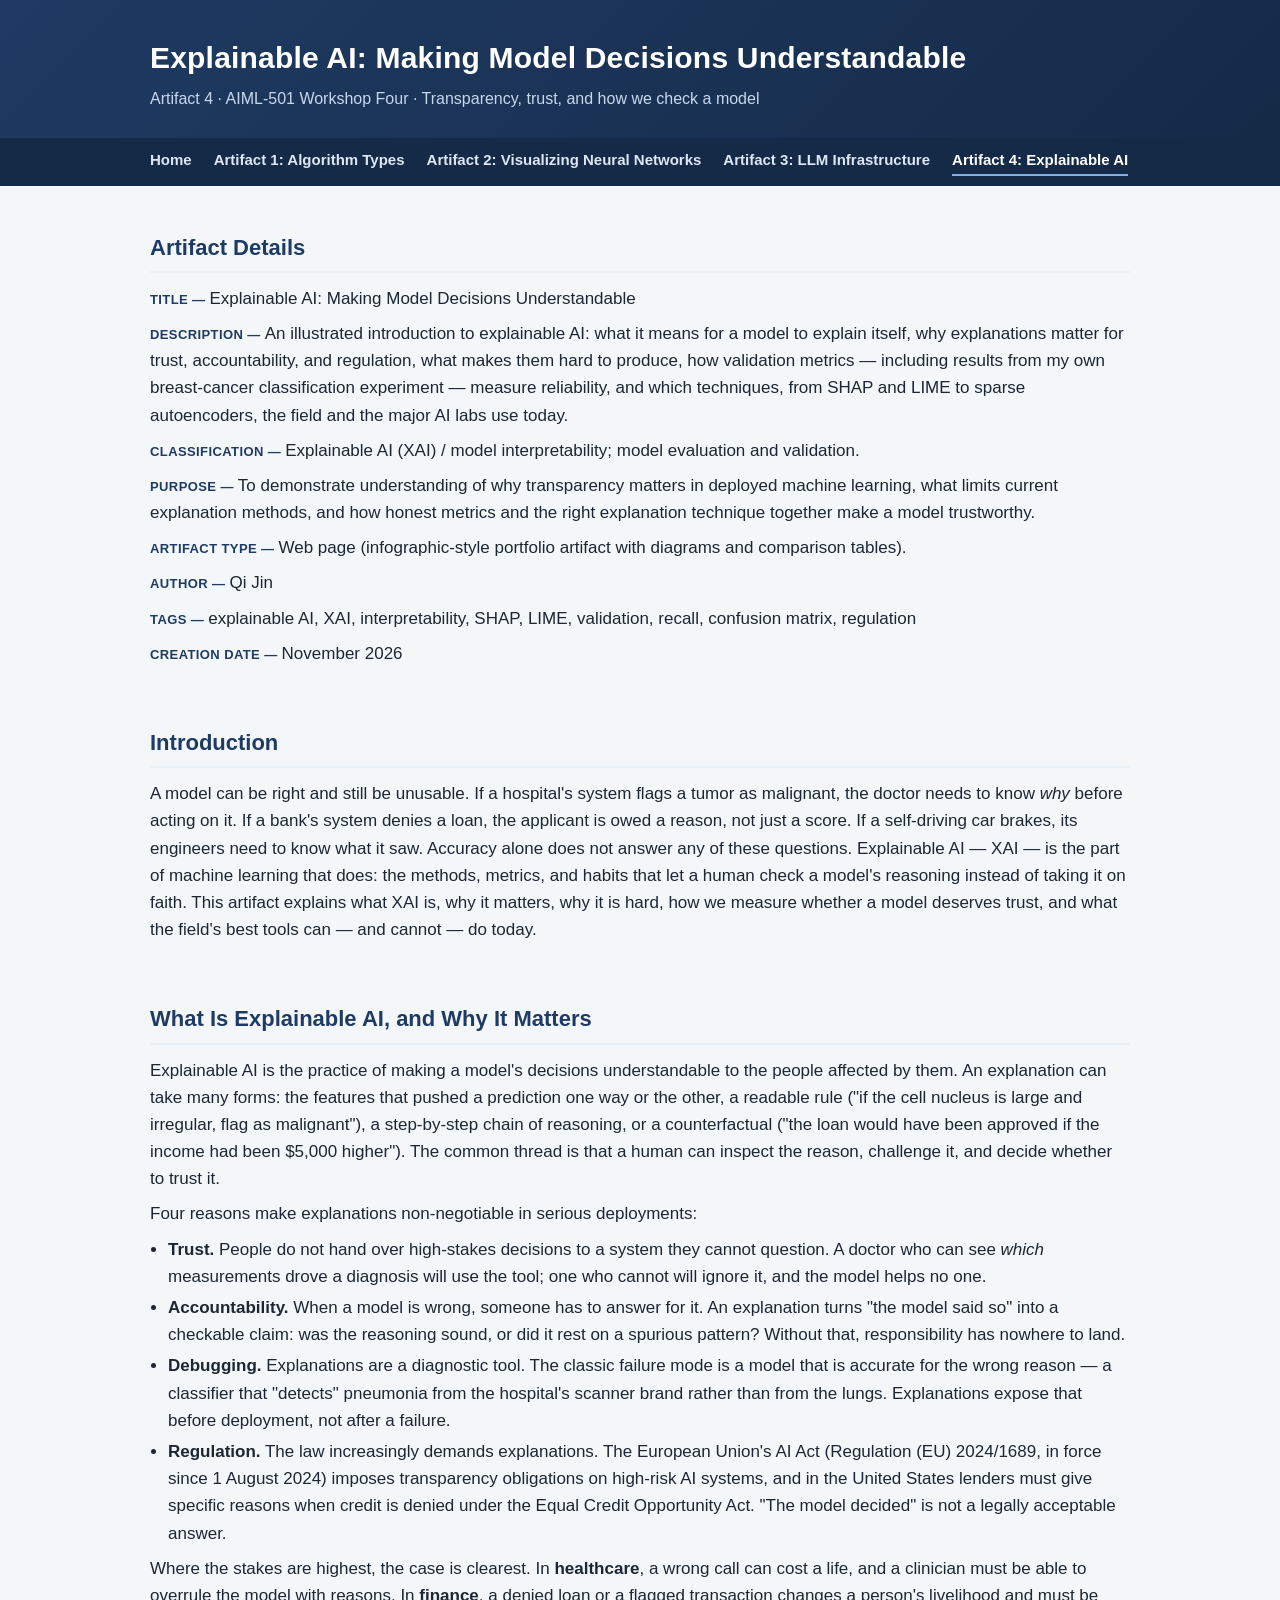
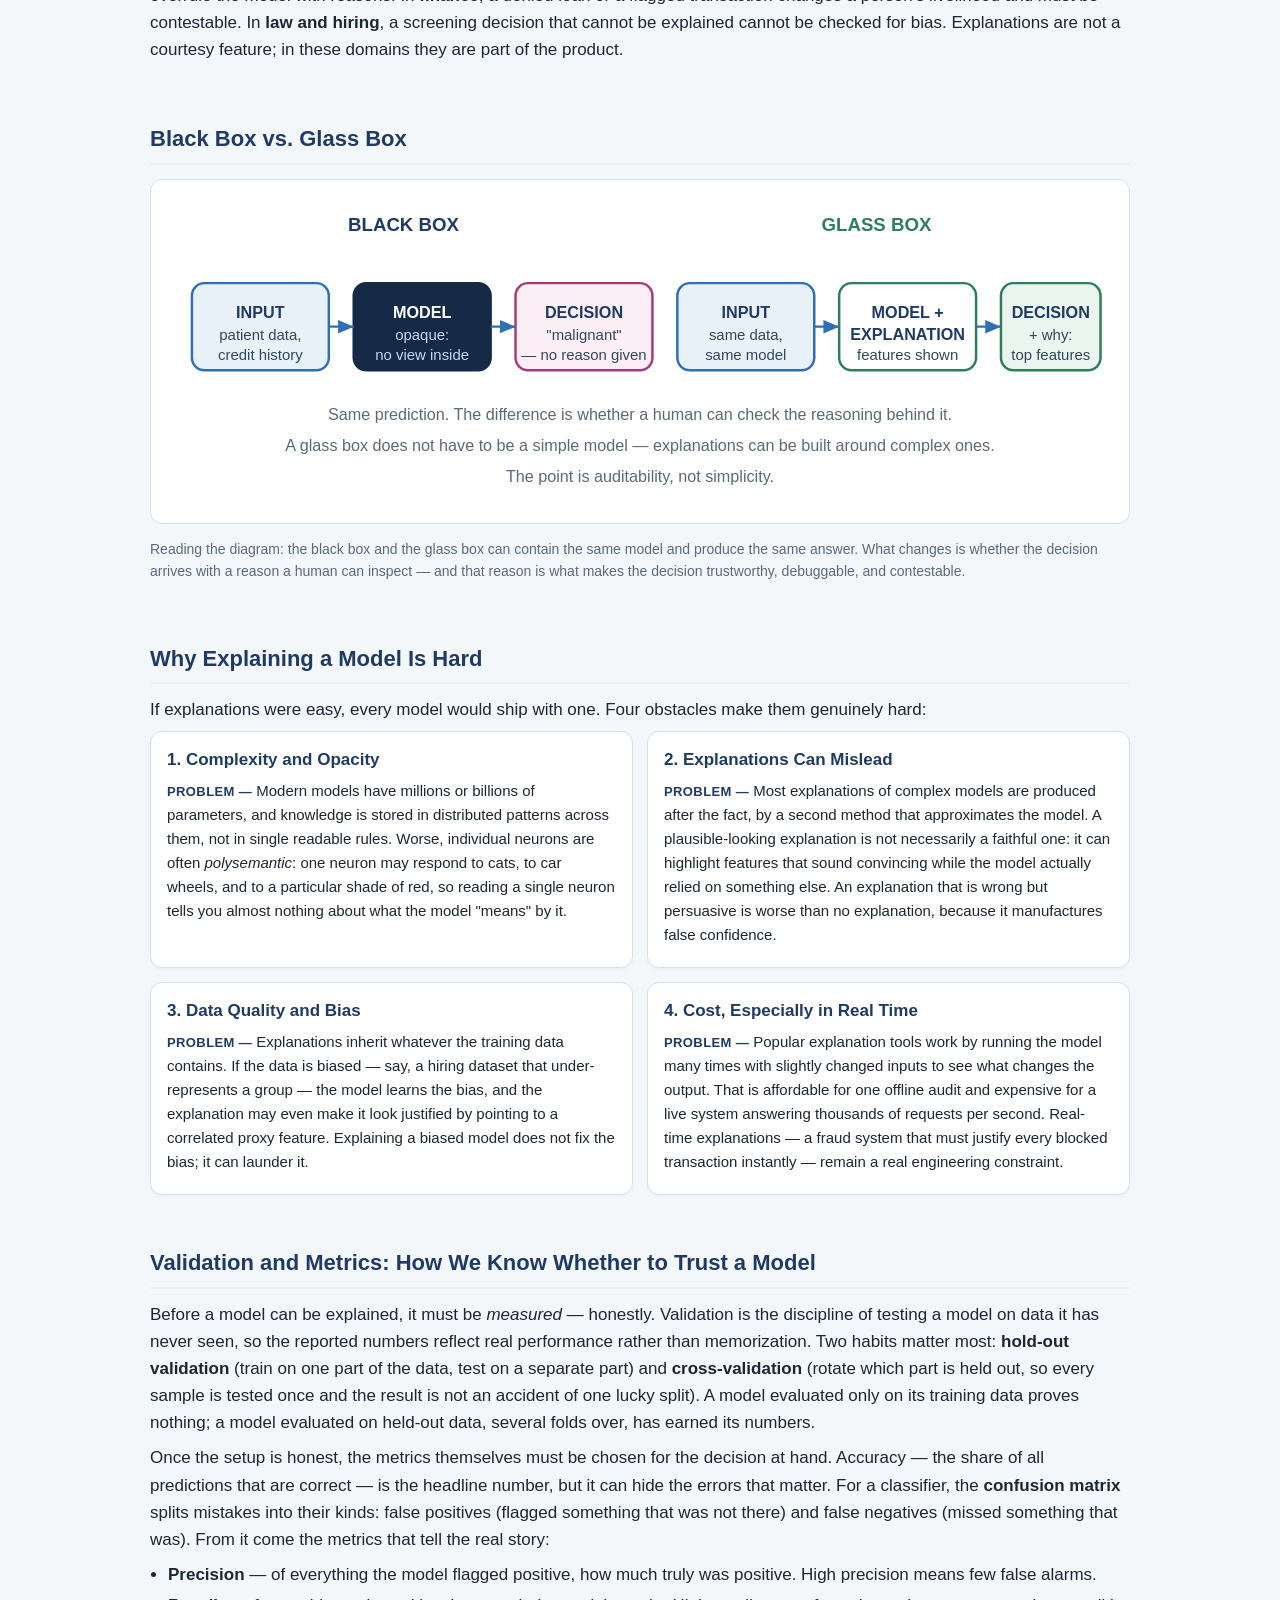
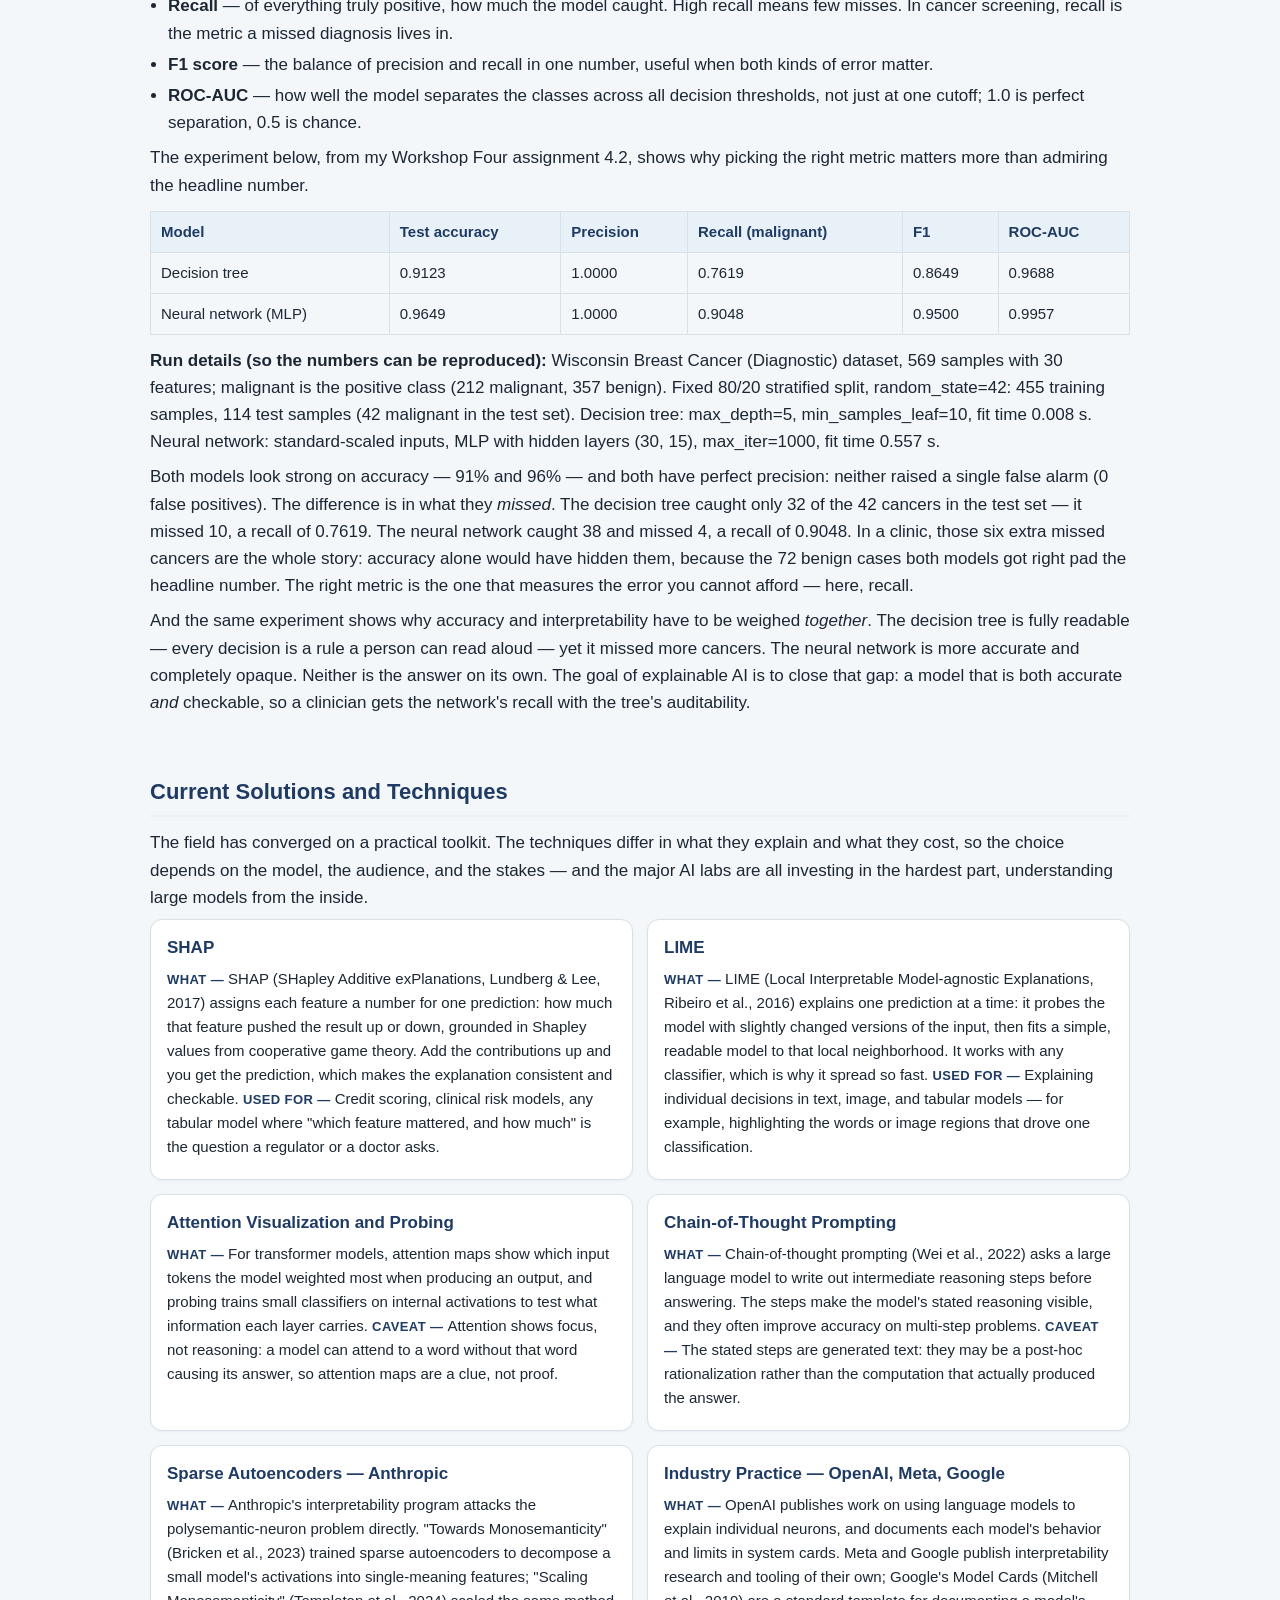
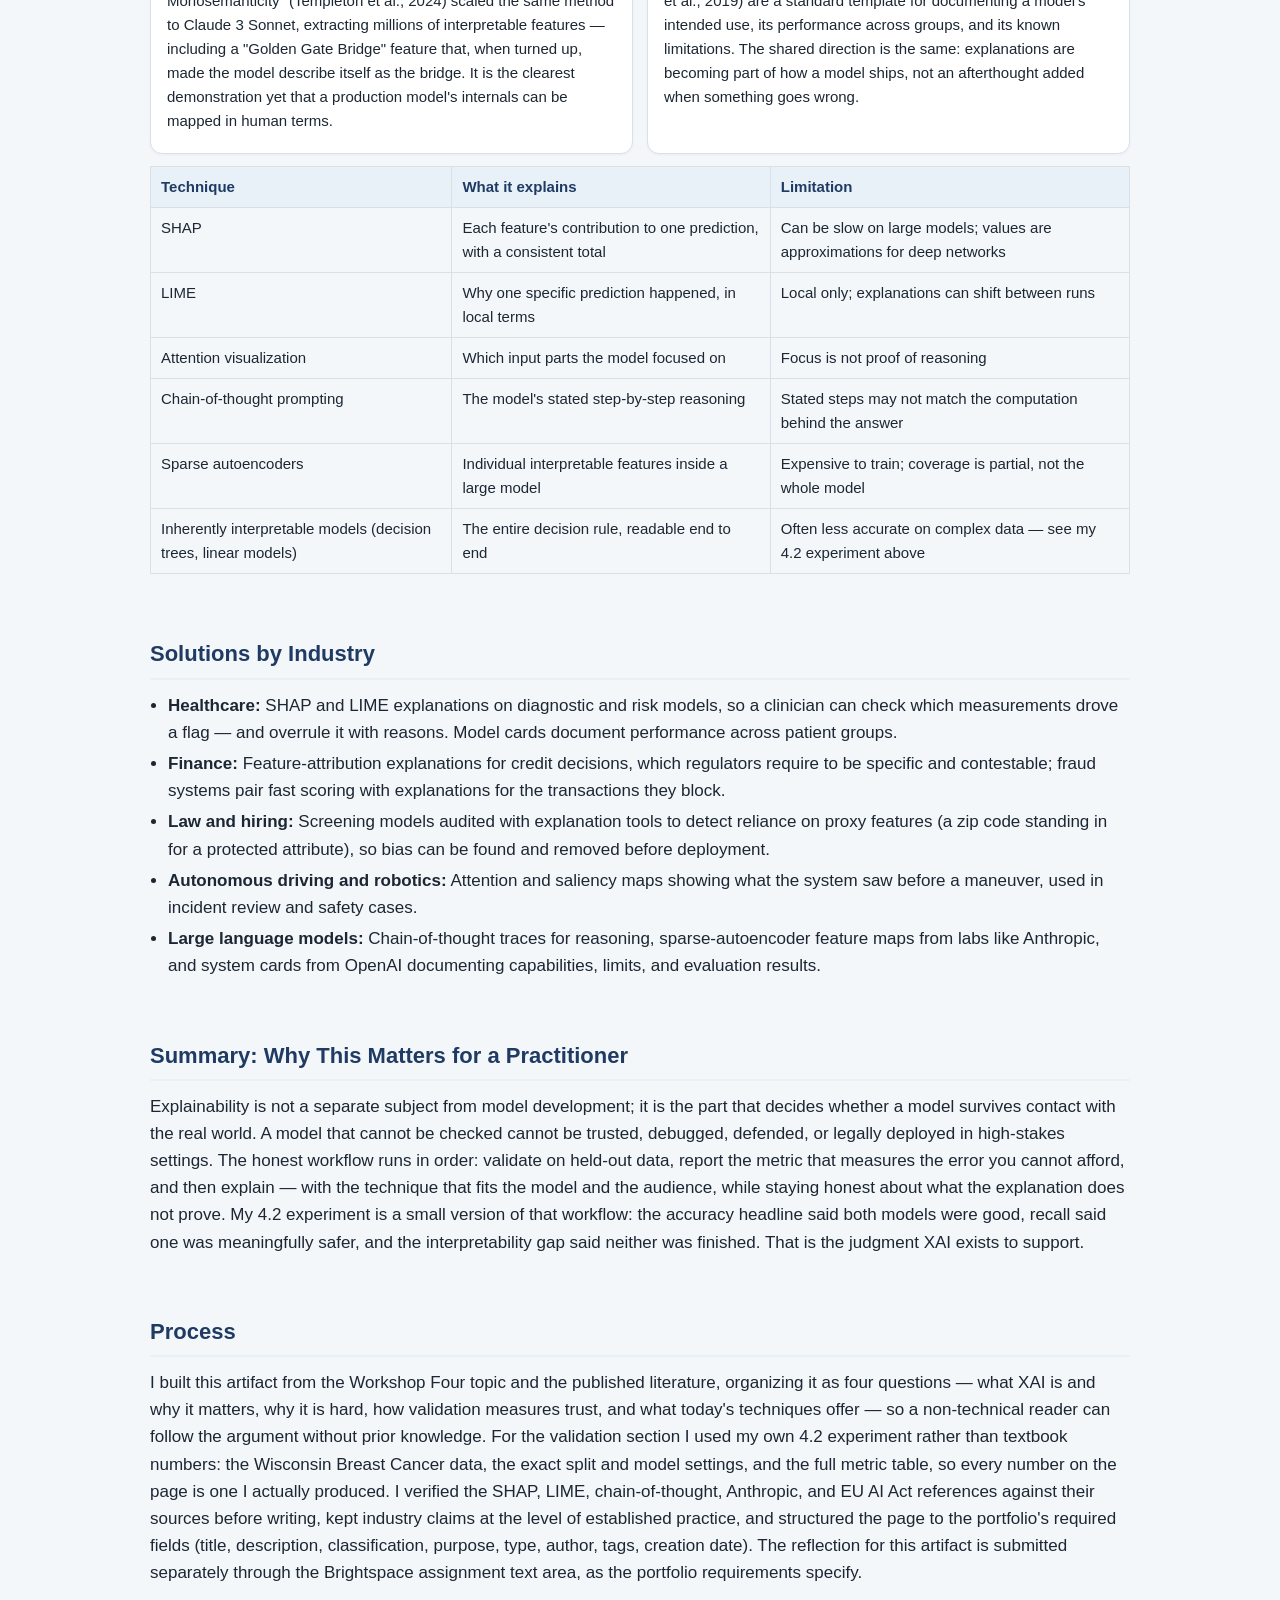
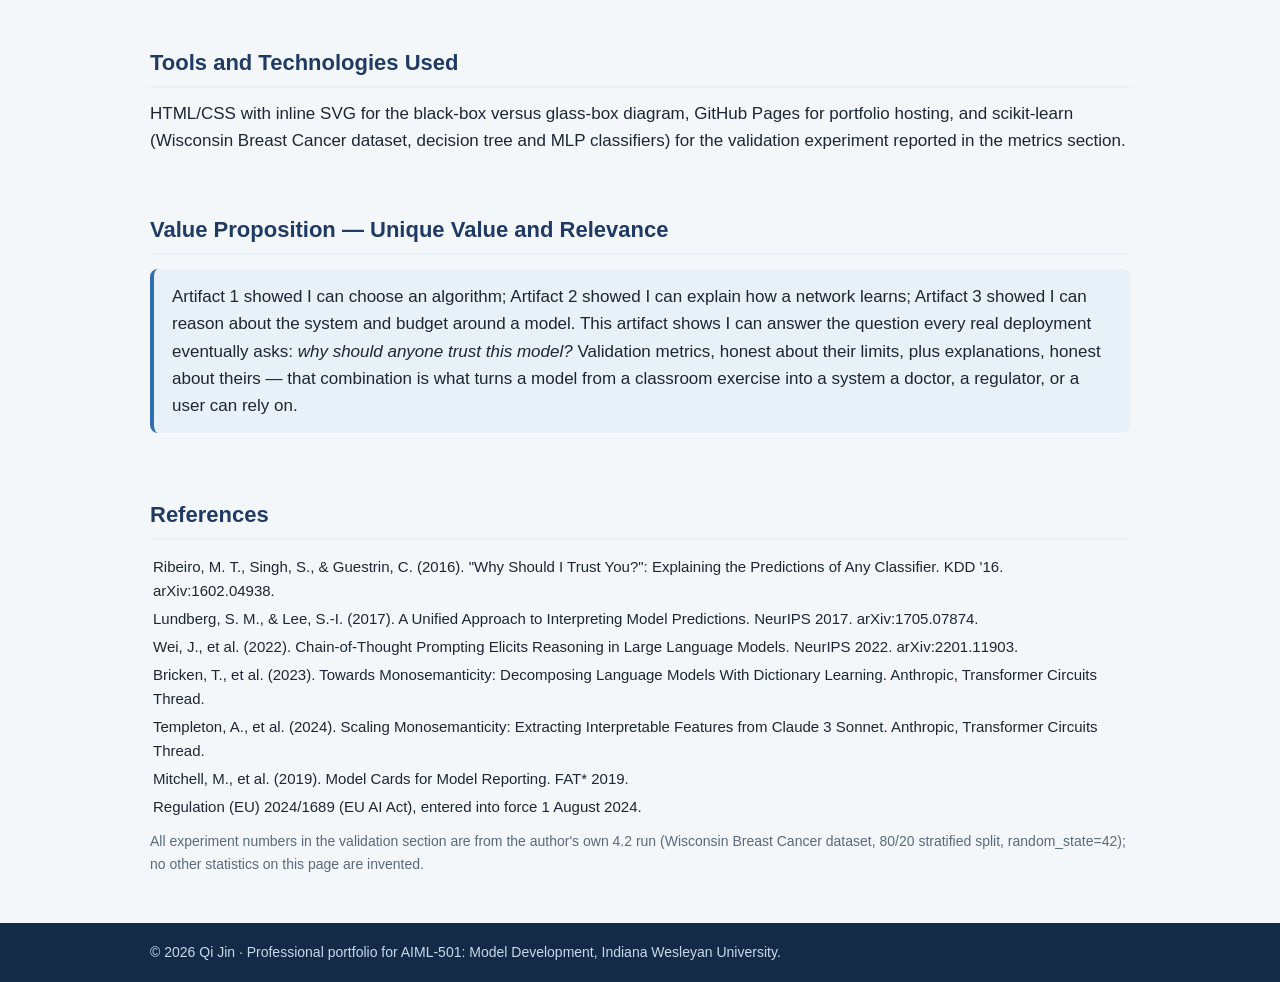
<file: explainability.html>
<!DOCTYPE html>
<html lang="en">
<head>
<meta charset="UTF-8">
<meta name="viewport" content="width=device-width, initial-scale=1.0">
<title>Artifact 4: Explainable AI (XAI) | Qi Jin — Professional Portfolio</title>
<link rel="stylesheet" href="style.css">
<style>
  table.data{width:100%;border-collapse:collapse;font-size:15px;margin:12px 0}
  table.data th,table.data td{border:1px solid var(--line);padding:8px 10px;text-align:left;vertical-align:top}
  table.data th{background:var(--accent-soft);color:var(--navy)}
  .field{margin:8px 0}
  .field .lbl{font-weight:700;color:var(--navy);font-size:13px;text-transform:uppercase;letter-spacing:.4px}
  .flow-note{font-size:14px;color:var(--muted)}
</style>
</head>
<body>
<header class="site">
  <div class="wrap">
    <h1>Explainable AI: Making Model Decisions Understandable</h1>
    <p class="sub">Artifact 4 &middot; AIML-501 Workshop Four &middot; Transparency, trust, and how we check a model</p>
  </div>
</header>
<nav class="top">
  <div class="wrap">
    <a href="index.html">Home</a>
    <a href="algorithm-types.html">Artifact 1: Algorithm Types</a>
    <a href="neural-networks.html">Artifact 2: Visualizing Neural Networks</a>
    <a href="llm-infrastructure.html">Artifact 3: LLM Infrastructure</a>
    <a href="explainability.html" class="active">Artifact 4: Explainable AI</a>
  </div>
</nav>

<div class="wrap">

  <section>
    <h2 class="sec">Artifact Details</h2>
    <div class="field"><span class="lbl">Title — </span>Explainable AI: Making Model Decisions Understandable</div>
    <div class="field"><span class="lbl">Description — </span>An illustrated introduction to explainable AI: what it means for a model to explain itself, why explanations matter for trust, accountability, and regulation, what makes them hard to produce, how validation metrics — including results from my own breast-cancer classification experiment — measure reliability, and which techniques, from SHAP and LIME to sparse autoencoders, the field and the major AI labs use today.</div>
    <div class="field"><span class="lbl">Classification — </span>Explainable AI (XAI) / model interpretability; model evaluation and validation.</div>
    <div class="field"><span class="lbl">Purpose — </span>To demonstrate understanding of why transparency matters in deployed machine learning, what limits current explanation methods, and how honest metrics and the right explanation technique together make a model trustworthy.</div>
    <div class="field"><span class="lbl">Artifact Type — </span>Web page (infographic-style portfolio artifact with diagrams and comparison tables).</div>
    <div class="field"><span class="lbl">Author — </span>Qi Jin</div>
    <div class="field"><span class="lbl">Tags — </span>explainable AI, XAI, interpretability, SHAP, LIME, validation, recall, confusion matrix, regulation</div>
    <div class="field"><span class="lbl">Creation Date — </span>November 2026</div>
  </section>

  <section>
    <h2 class="sec">Introduction</h2>
    <p>A model can be right and still be unusable. If a hospital's system flags a
    tumor as malignant, the doctor needs to know <em>why</em> before acting on it.
    If a bank's system denies a loan, the applicant is owed a reason, not just a
    score. If a self-driving car brakes, its engineers need to know what it saw.
    Accuracy alone does not answer any of these questions. Explainable AI — XAI —
    is the part of machine learning that does: the methods, metrics, and habits
    that let a human check a model's reasoning instead of taking it on faith. This
    artifact explains what XAI is, why it matters, why it is hard, how we measure
    whether a model deserves trust, and what the field's best tools can — and
    cannot — do today.</p>
  </section>

  <section>
    <h2 class="sec">What Is Explainable AI, and Why It Matters</h2>
    <p>Explainable AI is the practice of making a model's decisions understandable to
    the people affected by them. An explanation can take many forms: the features
    that pushed a prediction one way or the other, a readable rule ("if the cell
    nucleus is large and irregular, flag as malignant"), a step-by-step chain of
    reasoning, or a counterfactual ("the loan would have been approved if the
    income had been $5,000 higher"). The common thread is that a human can inspect
    the reason, challenge it, and decide whether to trust it.</p>
    <p>Four reasons make explanations non-negotiable in serious deployments:</p>
    <ul>
      <li><strong>Trust.</strong> People do not hand over high-stakes decisions to a
      system they cannot question. A doctor who can see <em>which</em> measurements
      drove a diagnosis will use the tool; one who cannot will ignore it, and the
      model helps no one.</li>
      <li><strong>Accountability.</strong> When a model is wrong, someone has to
      answer for it. An explanation turns "the model said so" into a checkable
      claim: was the reasoning sound, or did it rest on a spurious pattern? Without
      that, responsibility has nowhere to land.</li>
      <li><strong>Debugging.</strong> Explanations are a diagnostic tool. The
      classic failure mode is a model that is accurate for the wrong reason — a
      classifier that "detects" pneumonia from the hospital's scanner brand rather
      than from the lungs. Explanations expose that before deployment, not after a
      failure.</li>
      <li><strong>Regulation.</strong> The law increasingly demands explanations.
      The European Union's AI Act (Regulation (EU) 2024/1689, in force since
      1 August 2024) imposes transparency obligations on high-risk AI systems, and
      in the United States lenders must give specific reasons when credit is denied
      under the Equal Credit Opportunity Act. "The model decided" is not a legally
      acceptable answer.</li>
    </ul>
    <p>Where the stakes are highest, the case is clearest. In <strong>healthcare</strong>,
    a wrong call can cost a life, and a clinician must be able to overrule the
    model with reasons. In <strong>finance</strong>, a denied loan or a flagged
    transaction changes a person's livelihood and must be contestable. In
    <strong>law and hiring</strong>, a screening decision that cannot be explained
    cannot be checked for bias. Explanations are not a courtesy feature; in these
    domains they are part of the product.</p>
  </section>

  <section>
    <h2 class="sec">Black Box vs. Glass Box</h2>
    <div class="diagram">
      <svg viewBox="0 0 760 250" role="img" aria-label="Black box versus glass box diagram">
        <defs>
          <marker id="arr" markerWidth="8" markerHeight="8" refX="7" refY="3" orient="auto">
            <path d="M0,0 L7,3 L0,6 Z" fill="#2f6fb2"></path>
          </marker>
        </defs>
        <text x="190" y="28" text-anchor="middle" font-size="15" font-weight="700" fill="#1f3b63">BLACK BOX</text>
        <text x="570" y="28" text-anchor="middle" font-size="15" font-weight="700" fill="#2e7d5b">GLASS BOX</text>
        <g font-size="13" text-anchor="middle">
          <rect x="20" y="70" width="110" height="70" rx="10" fill="#e8f0f8" stroke="#2f6fb2" stroke-width="2"></rect>
          <text x="75" y="98" font-weight="700" fill="#1f3b63">INPUT</text>
          <text x="75" y="116" font-size="12" fill="#33475c">patient data,</text>
          <text x="75" y="132" font-size="12" fill="#33475c">credit history</text>
          <rect x="150" y="70" width="110" height="70" rx="10" fill="#152a47" stroke="#152a47" stroke-width="2"></rect>
          <text x="205" y="98" font-weight="700" fill="#ffffff">MODEL</text>
          <text x="205" y="116" font-size="12" fill="#c8d8ec">opaque:</text>
          <text x="205" y="132" font-size="12" fill="#c8d8ec">no view inside</text>
          <rect x="280" y="70" width="110" height="70" rx="10" fill="#fbeef4" stroke="#a33d7a" stroke-width="2"></rect>
          <text x="335" y="98" font-weight="700" fill="#1f3b63">DECISION</text>
          <text x="335" y="116" font-size="12" fill="#33475c">"malignant"</text>
          <text x="335" y="132" font-size="12" fill="#33475c">— no reason given</text>
          <rect x="410" y="70" width="110" height="70" rx="10" fill="#e8f0f8" stroke="#2f6fb2" stroke-width="2"></rect>
          <text x="465" y="98" font-weight="700" fill="#1f3b63">INPUT</text>
          <text x="465" y="116" font-size="12" fill="#33475c">same data,</text>
          <text x="465" y="132" font-size="12" fill="#33475c">same model</text>
          <rect x="540" y="70" width="110" height="70" rx="10" fill="#ffffff" stroke="#2e7d5b" stroke-width="2"></rect>
          <text x="595" y="98" font-weight="700" fill="#1f3b63">MODEL +</text>
          <text x="595" y="116" font-weight="700" fill="#1f3b63">EXPLANATION</text>
          <text x="595" y="132" font-size="12" fill="#33475c">features shown</text>
          <rect x="670" y="70" width="80" height="70" rx="10" fill="#eaf5ef" stroke="#2e7d5b" stroke-width="2"></rect>
          <text x="710" y="98" font-weight="700" fill="#1f3b63">DECISION</text>
          <text x="710" y="116" font-size="12" fill="#33475c">+ why:</text>
          <text x="710" y="132" font-size="12" fill="#33475c">top features</text>
        </g>
        <g stroke="#2f6fb2" stroke-width="1.8" marker-end="url(#arr)">
          <line x1="130" y1="105" x2="150" y2="105"></line>
          <line x1="260" y1="105" x2="280" y2="105"></line>
          <line x1="520" y1="105" x2="540" y2="105"></line>
          <line x1="650" y1="105" x2="670" y2="105"></line>
        </g>
        <text x="380" y="180" text-anchor="middle" font-size="13" fill="#5a6a7a">Same prediction. The difference is whether a human can check the reasoning behind it.</text>
        <text x="380" y="205" text-anchor="middle" font-size="13" fill="#5a6a7a">A glass box does not have to be a simple model — explanations can be built around complex ones.</text>
        <text x="380" y="230" text-anchor="middle" font-size="13" fill="#5a6a7a">The point is auditability, not simplicity.</text>
      </svg>
    </div>
    <p class="flow-note">Reading the diagram: the black box and the glass box can
    contain the same model and produce the same answer. What changes is whether
    the decision arrives with a reason a human can inspect — and that reason is
    what makes the decision trustworthy, debuggable, and contestable.</p>
  </section>

  <section>
    <h2 class="sec">Why Explaining a Model Is Hard</h2>
    <p>If explanations were easy, every model would ship with one. Four obstacles
    make them genuinely hard:</p>
    <div class="grid">
      <div class="algo">
        <h4>1. Complexity and Opacity</h4>
        <p><span class="lbl">Problem — </span>Modern models have millions or
        billions of parameters, and knowledge is stored in distributed patterns
        across them, not in single readable rules. Worse, individual neurons are
        often <em>polysemantic</em>: one neuron may respond to cats, to car wheels,
        and to a particular shade of red, so reading a single neuron tells you
        almost nothing about what the model "means" by it.</p>
      </div>
      <div class="algo">
        <h4>2. Explanations Can Mislead</h4>
        <p><span class="lbl">Problem — </span>Most explanations of complex models
        are produced after the fact, by a second method that approximates the model.
        A plausible-looking explanation is not necessarily a faithful one: it can
        highlight features that sound convincing while the model actually relied on
        something else. An explanation that is wrong but persuasive is worse than
        no explanation, because it manufactures false confidence.</p>
      </div>
      <div class="algo">
        <h4>3. Data Quality and Bias</h4>
        <p><span class="lbl">Problem — </span>Explanations inherit whatever the
        training data contains. If the data is biased — say, a hiring dataset that
        under-represents a group — the model learns the bias, and the explanation
        may even make it look justified by pointing to a correlated proxy feature.
        Explaining a biased model does not fix the bias; it can launder it.</p>
      </div>
      <div class="algo">
        <h4>4. Cost, Especially in Real Time</h4>
        <p><span class="lbl">Problem — </span>Popular explanation tools work by
        running the model many times with slightly changed inputs to see what
        changes the output. That is affordable for one offline audit and expensive
        for a live system answering thousands of requests per second. Real-time
        explanations — a fraud system that must justify every blocked transaction
        instantly — remain a real engineering constraint.</p>
      </div>
    </div>
  </section>

  <section>
    <h2 class="sec">Validation and Metrics: How We Know Whether to Trust a Model</h2>
    <p>Before a model can be explained, it must be <em>measured</em> — honestly.
    Validation is the discipline of testing a model on data it has never seen,
    so the reported numbers reflect real performance rather than memorization.
    Two habits matter most: <strong>hold-out validation</strong> (train on one
    part of the data, test on a separate part) and <strong>cross-validation</strong>
    (rotate which part is held out, so every sample is tested once and the result
    is not an accident of one lucky split). A model evaluated only on its training
    data proves nothing; a model evaluated on held-out data, several folds over,
    has earned its numbers.</p>
    <p>Once the setup is honest, the metrics themselves must be chosen for the
    decision at hand. Accuracy — the share of all predictions that are correct —
    is the headline number, but it can hide the errors that matter. For a
    classifier, the <strong>confusion matrix</strong> splits mistakes into their
    kinds: false positives (flagged something that was not there) and false
    negatives (missed something that was). From it come the metrics that tell the
    real story:</p>
    <ul>
      <li><strong>Precision</strong> — of everything the model flagged positive, how much truly was positive. High precision means few false alarms.</li>
      <li><strong>Recall</strong> — of everything truly positive, how much the model caught. High recall means few misses. In cancer screening, recall is the metric a missed diagnosis lives in.</li>
      <li><strong>F1 score</strong> — the balance of precision and recall in one number, useful when both kinds of error matter.</li>
      <li><strong>ROC-AUC</strong> — how well the model separates the classes across all decision thresholds, not just at one cutoff; 1.0 is perfect separation, 0.5 is chance.</li>
    </ul>
    <p>The experiment below, from my Workshop Four assignment 4.2, shows why
    picking the right metric matters more than admiring the headline number.</p>
    <table class="data">
      <tr><th>Model</th><th>Test accuracy</th><th>Precision</th><th>Recall (malignant)</th><th>F1</th><th>ROC-AUC</th></tr>
      <tr><td>Decision tree</td><td>0.9123</td><td>1.0000</td><td>0.7619</td><td>0.8649</td><td>0.9688</td></tr>
      <tr><td>Neural network (MLP)</td><td>0.9649</td><td>1.0000</td><td>0.9048</td><td>0.9500</td><td>0.9957</td></tr>
    </table>
    <p><strong>Run details (so the numbers can be reproduced):</strong> Wisconsin
    Breast Cancer (Diagnostic) dataset, 569 samples with 30 features; malignant is
    the positive class (212 malignant, 357 benign). Fixed 80/20 stratified split,
    random_state=42: 455 training samples, 114 test samples (42 malignant in the
    test set). Decision tree: max_depth=5, min_samples_leaf=10, fit time 0.008 s.
    Neural network: standard-scaled inputs, MLP with hidden layers (30, 15),
    max_iter=1000, fit time 0.557 s.</p>
    <p>Both models look strong on accuracy — 91% and 96% — and both have perfect
    precision: neither raised a single false alarm (0 false positives). The
    difference is in what they <em>missed</em>. The decision tree caught only 32
    of the 42 cancers in the test set — it missed 10, a recall of 0.7619. The
    neural network caught 38 and missed 4, a recall of 0.9048. In a clinic, those
    six extra missed cancers are the whole story: accuracy alone would have
    hidden them, because the 72 benign cases both models got right pad the
    headline number. The right metric is the one that measures the error you
    cannot afford — here, recall.</p>
    <p>And the same experiment shows why accuracy and interpretability have to be
    weighed <em>together</em>. The decision tree is fully readable — every decision
    is a rule a person can read aloud — yet it missed more cancers. The neural
    network is more accurate and completely opaque. Neither is the answer on its
    own. The goal of explainable AI is to close that gap: a model that is both
    accurate <em>and</em> checkable, so a clinician gets the network's recall
    with the tree's auditability.</p>
  </section>

  <section>
    <h2 class="sec">Current Solutions and Techniques</h2>
    <p>The field has converged on a practical toolkit. The techniques differ in
    what they explain and what they cost, so the choice depends on the model, the
    audience, and the stakes — and the major AI labs are all investing in the
    hardest part, understanding large models from the inside.</p>
    <div class="grid">
      <div class="algo">
        <h4>SHAP</h4>
        <p><span class="lbl">What — </span>SHAP (SHapley Additive exPlanations,
        Lundberg &amp; Lee, 2017) assigns each feature a number for one prediction:
        how much that feature pushed the result up or down, grounded in Shapley
        values from cooperative game theory. Add the contributions up and you get
        the prediction, which makes the explanation consistent and checkable.
        <span class="lbl">Used for — </span>Credit scoring, clinical risk models,
        any tabular model where "which feature mattered, and how much" is the
        question a regulator or a doctor asks.</p>
      </div>
      <div class="algo">
        <h4>LIME</h4>
        <p><span class="lbl">What — </span>LIME (Local Interpretable
        Model-agnostic Explanations, Ribeiro et al., 2016) explains one prediction
        at a time: it probes the model with slightly changed versions of the input,
        then fits a simple, readable model to that local neighborhood. It works
        with any classifier, which is why it spread so fast.
        <span class="lbl">Used for — </span>Explaining individual decisions in
        text, image, and tabular models — for example, highlighting the words or
        image regions that drove one classification.</p>
      </div>
      <div class="algo">
        <h4>Attention Visualization and Probing</h4>
        <p><span class="lbl">What — </span>For transformer models, attention maps
        show which input tokens the model weighted most when producing an output,
        and probing trains small classifiers on internal activations to test what
        information each layer carries. <span class="lbl">Caveat — </span>
        Attention shows focus, not reasoning: a model can attend to a word without
        that word causing its answer, so attention maps are a clue, not proof.</p>
      </div>
      <div class="algo">
        <h4>Chain-of-Thought Prompting</h4>
        <p><span class="lbl">What — </span>Chain-of-thought prompting (Wei et al.,
        2022) asks a large language model to write out intermediate reasoning steps
        before answering. The steps make the model's stated reasoning visible, and
        they often improve accuracy on multi-step problems. <span class="lbl">Caveat — </span>
        The stated steps are generated text: they may be a post-hoc rationalization
        rather than the computation that actually produced the answer.</p>
      </div>
      <div class="algo">
        <h4>Sparse Autoencoders — Anthropic</h4>
        <p><span class="lbl">What — </span>Anthropic's interpretability program
        attacks the polysemantic-neuron problem directly. "Towards Monosemanticity"
        (Bricken et al., 2023) trained sparse autoencoders to decompose a small
        model's activations into single-meaning features; "Scaling Monosemanticity"
        (Templeton et al., 2024) scaled the same method to Claude 3 Sonnet,
        extracting millions of interpretable features — including a "Golden Gate
        Bridge" feature that, when turned up, made the model describe itself as
        the bridge. It is the clearest demonstration yet that a production model's
        internals can be mapped in human terms.</p>
      </div>
      <div class="algo">
        <h4>Industry Practice — OpenAI, Meta, Google</h4>
        <p><span class="lbl">What — </span>OpenAI publishes work on using language
        models to explain individual neurons, and documents each model's behavior
        and limits in system cards. Meta and Google publish interpretability
        research and tooling of their own; Google's Model Cards (Mitchell et al.,
        2019) are a standard template for documenting a model's intended use, its
        performance across groups, and its known limitations. The shared direction
        is the same: explanations are becoming part of how a model ships, not an
        afterthought added when something goes wrong.</p>
      </div>
    </div>
    <table class="data">
      <tr><th>Technique</th><th>What it explains</th><th>Limitation</th></tr>
      <tr><td>SHAP</td><td>Each feature's contribution to one prediction, with a consistent total</td><td>Can be slow on large models; values are approximations for deep networks</td></tr>
      <tr><td>LIME</td><td>Why one specific prediction happened, in local terms</td><td>Local only; explanations can shift between runs</td></tr>
      <tr><td>Attention visualization</td><td>Which input parts the model focused on</td><td>Focus is not proof of reasoning</td></tr>
      <tr><td>Chain-of-thought prompting</td><td>The model's stated step-by-step reasoning</td><td>Stated steps may not match the computation behind the answer</td></tr>
      <tr><td>Sparse autoencoders</td><td>Individual interpretable features inside a large model</td><td>Expensive to train; coverage is partial, not the whole model</td></tr>
      <tr><td>Inherently interpretable models (decision trees, linear models)</td><td>The entire decision rule, readable end to end</td><td>Often less accurate on complex data — see my 4.2 experiment above</td></tr>
    </table>
  </section>

  <section>
    <h2 class="sec">Solutions by Industry</h2>
    <ul>
      <li><strong>Healthcare:</strong> SHAP and LIME explanations on diagnostic and risk models, so a clinician can check which measurements drove a flag — and overrule it with reasons. Model cards document performance across patient groups.</li>
      <li><strong>Finance:</strong> Feature-attribution explanations for credit decisions, which regulators require to be specific and contestable; fraud systems pair fast scoring with explanations for the transactions they block.</li>
      <li><strong>Law and hiring:</strong> Screening models audited with explanation tools to detect reliance on proxy features (a zip code standing in for a protected attribute), so bias can be found and removed before deployment.</li>
      <li><strong>Autonomous driving and robotics:</strong> Attention and saliency maps showing what the system saw before a maneuver, used in incident review and safety cases.</li>
      <li><strong>Large language models:</strong> Chain-of-thought traces for reasoning, sparse-autoencoder feature maps from labs like Anthropic, and system cards from OpenAI documenting capabilities, limits, and evaluation results.</li>
    </ul>
  </section>

  <section>
    <h2 class="sec">Summary: Why This Matters for a Practitioner</h2>
    <p>Explainability is not a separate subject from model development; it is the
    part that decides whether a model survives contact with the real world. A
    model that cannot be checked cannot be trusted, debugged, defended, or
    legally deployed in high-stakes settings. The honest workflow runs in order:
    validate on held-out data, report the metric that measures the error you
    cannot afford, and then explain — with the technique that fits the model and
    the audience, while staying honest about what the explanation does not prove.
    My 4.2 experiment is a small version of that workflow: the accuracy headline
    said both models were good, recall said one was meaningfully safer, and the
    interpretability gap said neither was finished. That is the judgment XAI
    exists to support.</p>
  </section>

  <section>
    <h2 class="sec">Process</h2>
    <p>I built this artifact from the Workshop Four topic and the published
    literature, organizing it as four questions — what XAI is and why it matters,
    why it is hard, how validation measures trust, and what today's techniques
    offer — so a non-technical reader can follow the argument without prior
    knowledge. For the validation section I used my own 4.2 experiment rather than
    textbook numbers: the Wisconsin Breast Cancer data, the exact split and model
    settings, and the full metric table, so every number on the page is one I
    actually produced. I verified the SHAP, LIME, chain-of-thought, Anthropic,
    and EU AI Act references against their sources before writing, kept industry
    claims at the level of established practice, and structured the page to the
    portfolio's required fields (title, description, classification, purpose,
    type, author, tags, creation date). The reflection for this artifact is
    submitted separately through the Brightspace assignment text area, as the
    portfolio requirements specify.</p>
  </section>

  <section>
    <h2 class="sec">Tools and Technologies Used</h2>
    <p>HTML/CSS with inline SVG for the black-box versus glass-box diagram, GitHub
    Pages for portfolio hosting, and scikit-learn (Wisconsin Breast Cancer
    dataset, decision tree and MLP classifiers) for the validation experiment
    reported in the metrics section.</p>
  </section>

  <section>
    <h2 class="sec">Value Proposition — Unique Value and Relevance</h2>
    <div class="callout">
      <p style="margin:0">Artifact 1 showed I can choose an algorithm; Artifact 2
      showed I can explain how a network learns; Artifact 3 showed I can reason
      about the system and budget around a model. This artifact shows I can answer
      the question every real deployment eventually asks: <em>why should anyone
      trust this model?</em> Validation metrics, honest about their limits, plus
      explanations, honest about theirs — that combination is what turns a model
      from a classroom exercise into a system a doctor, a regulator, or a user
      can rely on.</p>
    </div>
  </section>

  <section>
    <h2 class="sec">References</h2>
    <table class="refs">
      <tr><td>Ribeiro, M. T., Singh, S., &amp; Guestrin, C. (2016). "Why Should I Trust You?": Explaining the Predictions of Any Classifier. KDD '16. arXiv:1602.04938.</td></tr>
      <tr><td>Lundberg, S. M., &amp; Lee, S.-I. (2017). A Unified Approach to Interpreting Model Predictions. NeurIPS 2017. arXiv:1705.07874.</td></tr>
      <tr><td>Wei, J., et al. (2022). Chain-of-Thought Prompting Elicits Reasoning in Large Language Models. NeurIPS 2022. arXiv:2201.11903.</td></tr>
      <tr><td>Bricken, T., et al. (2023). Towards Monosemanticity: Decomposing Language Models With Dictionary Learning. Anthropic, Transformer Circuits Thread.</td></tr>
      <tr><td>Templeton, A., et al. (2024). Scaling Monosemanticity: Extracting Interpretable Features from Claude 3 Sonnet. Anthropic, Transformer Circuits Thread.</td></tr>
      <tr><td>Mitchell, M., et al. (2019). Model Cards for Model Reporting. FAT* 2019.</td></tr>
      <tr><td>Regulation (EU) 2024/1689 (EU AI Act), entered into force 1 August 2024.</td></tr>
    </table>
    <p class="small muted">All experiment numbers in the validation section are from
    the author's own 4.2 run (Wisconsin Breast Cancer dataset, 80/20 stratified
    split, random_state=42); no other statistics on this page are invented.</p>
  </section>

</div>

<footer>
  <div class="wrap">&copy; 2026 Qi Jin &middot; Professional portfolio for AIML-501: Model Development, Indiana Wesleyan University.</div>
</footer>
</body>
</html>
</file>
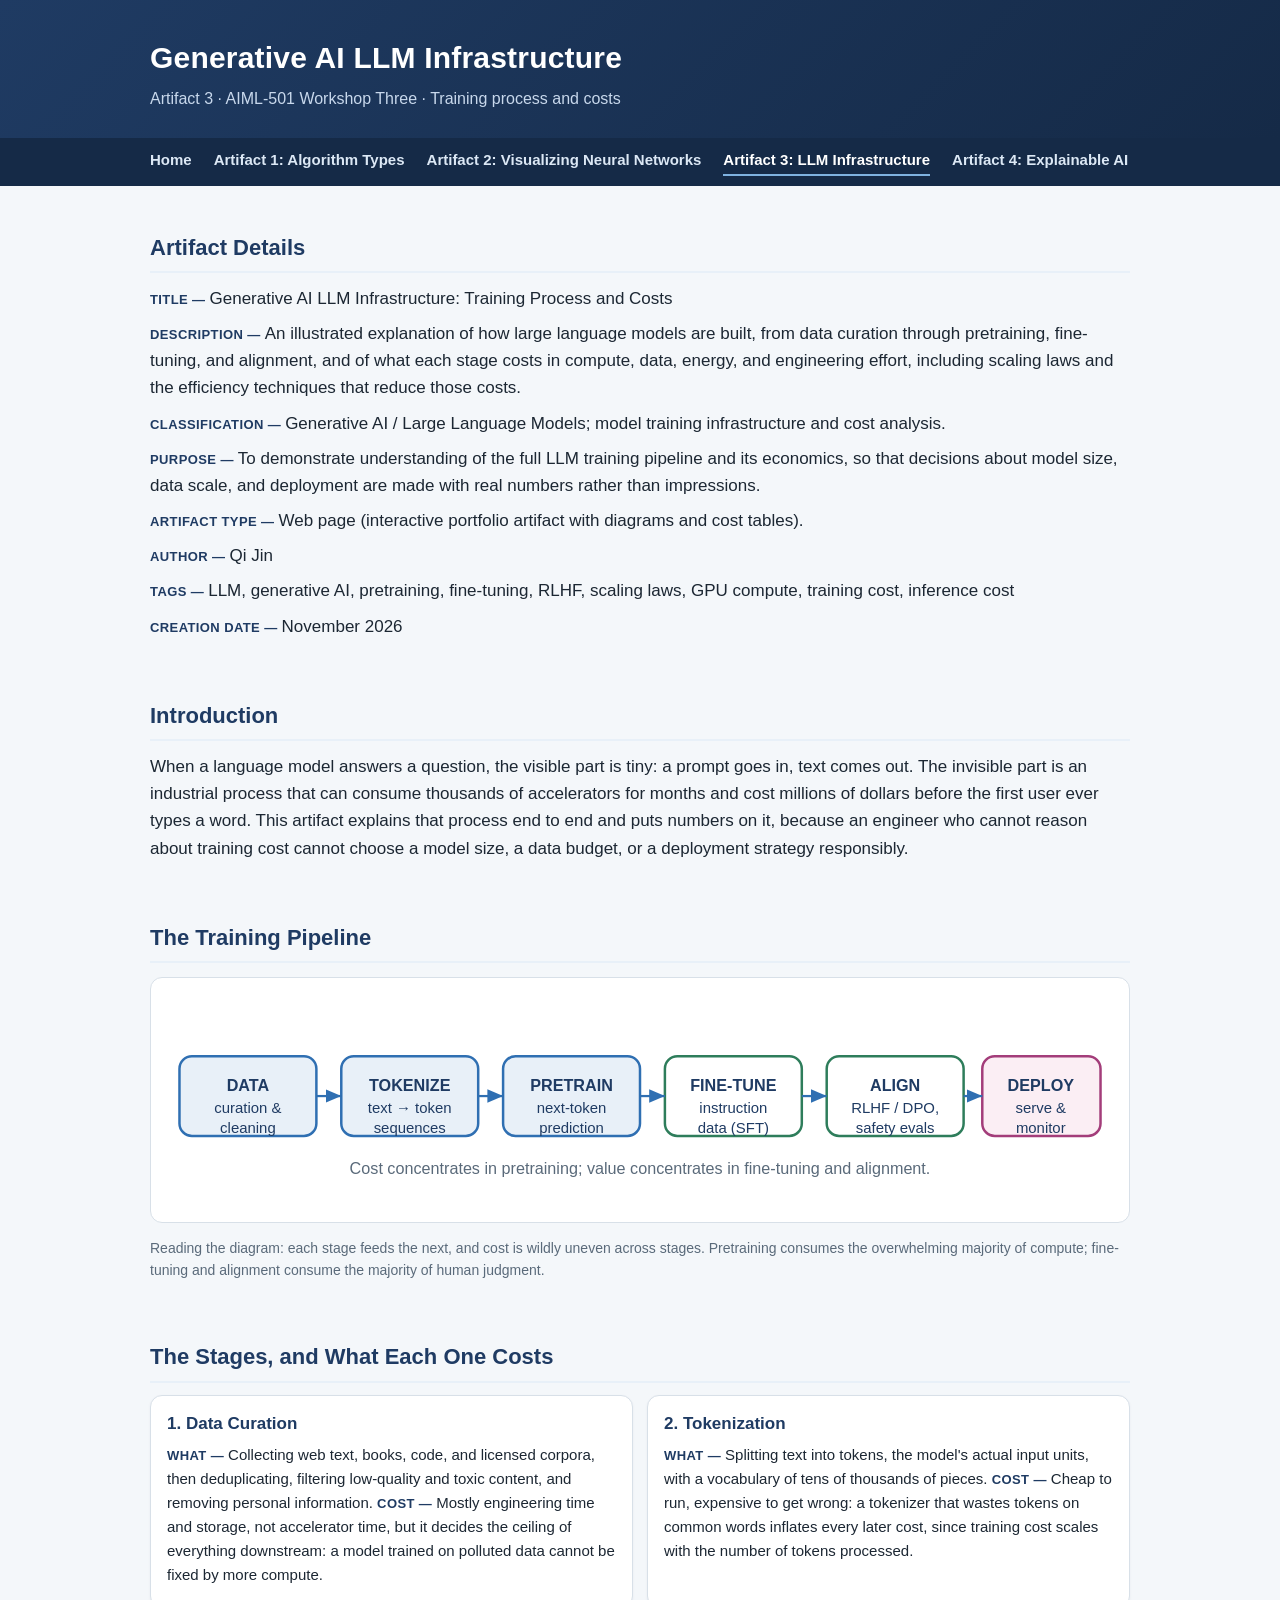
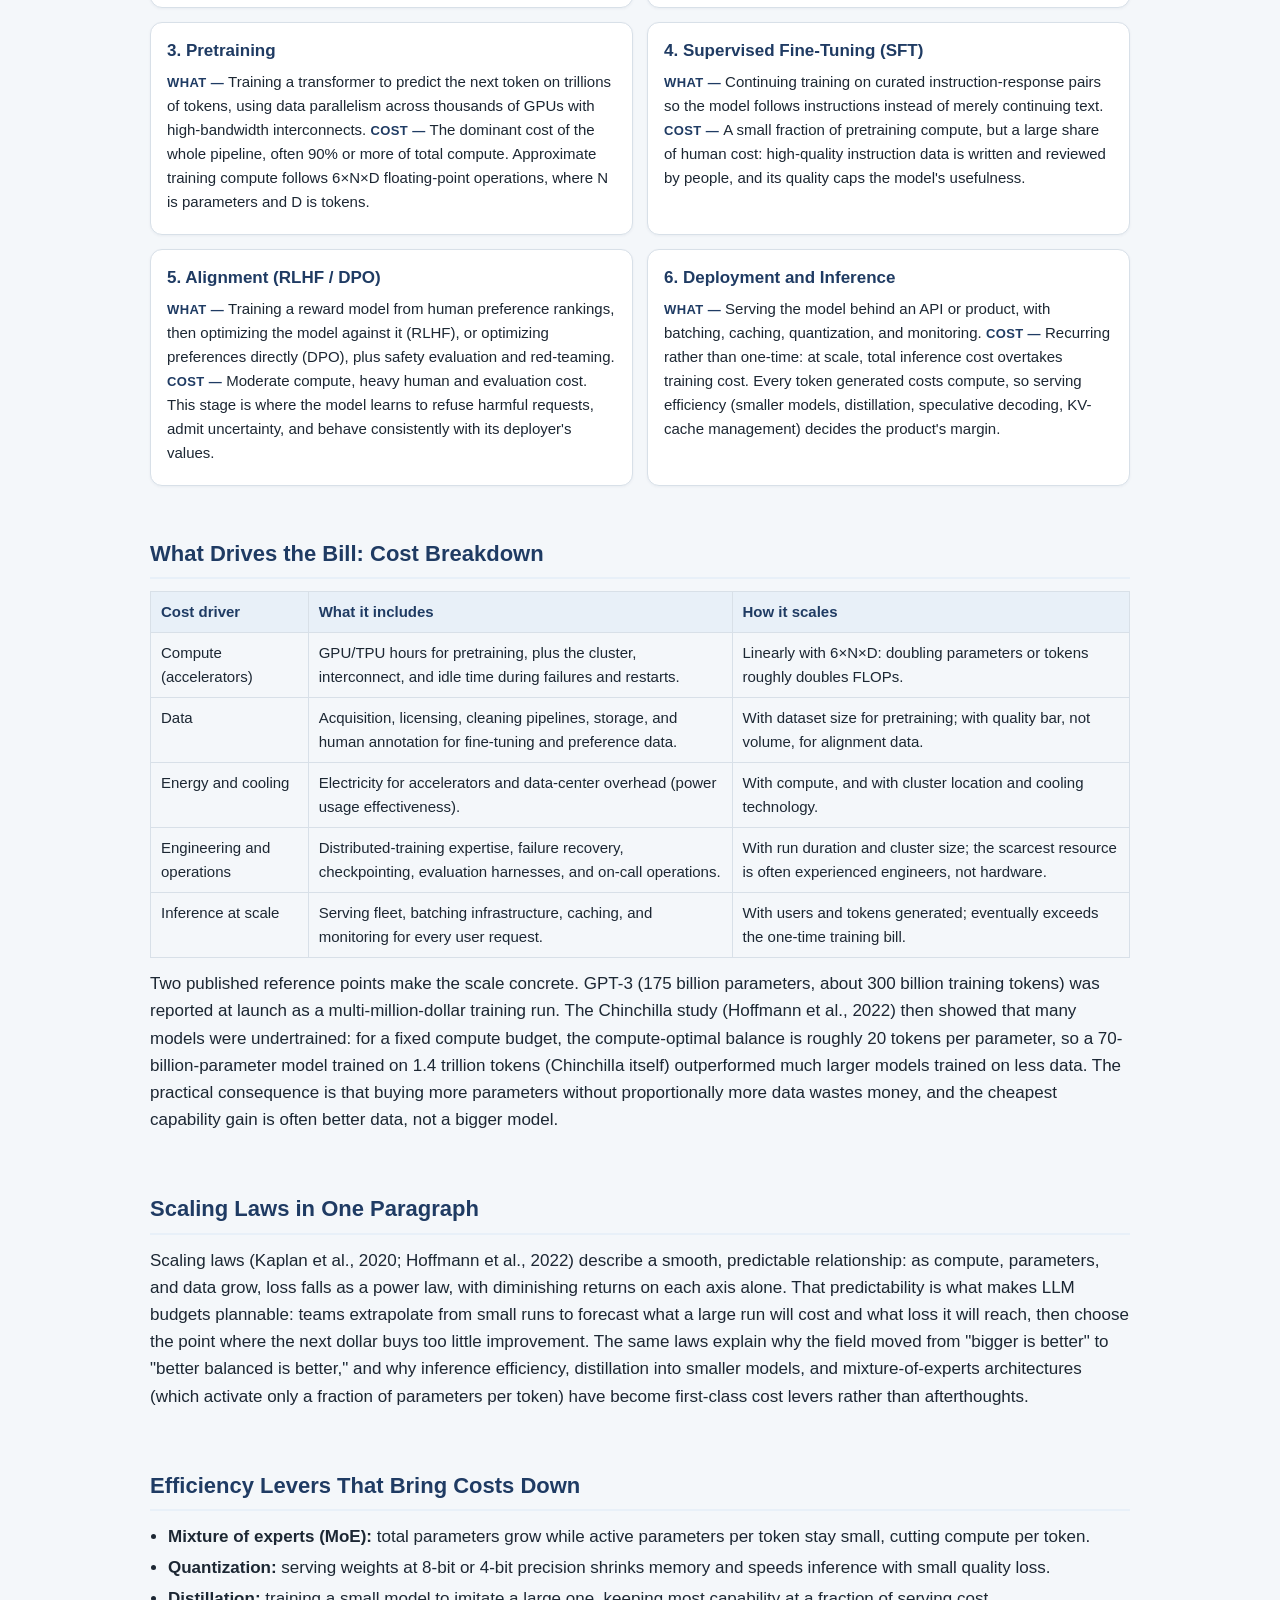
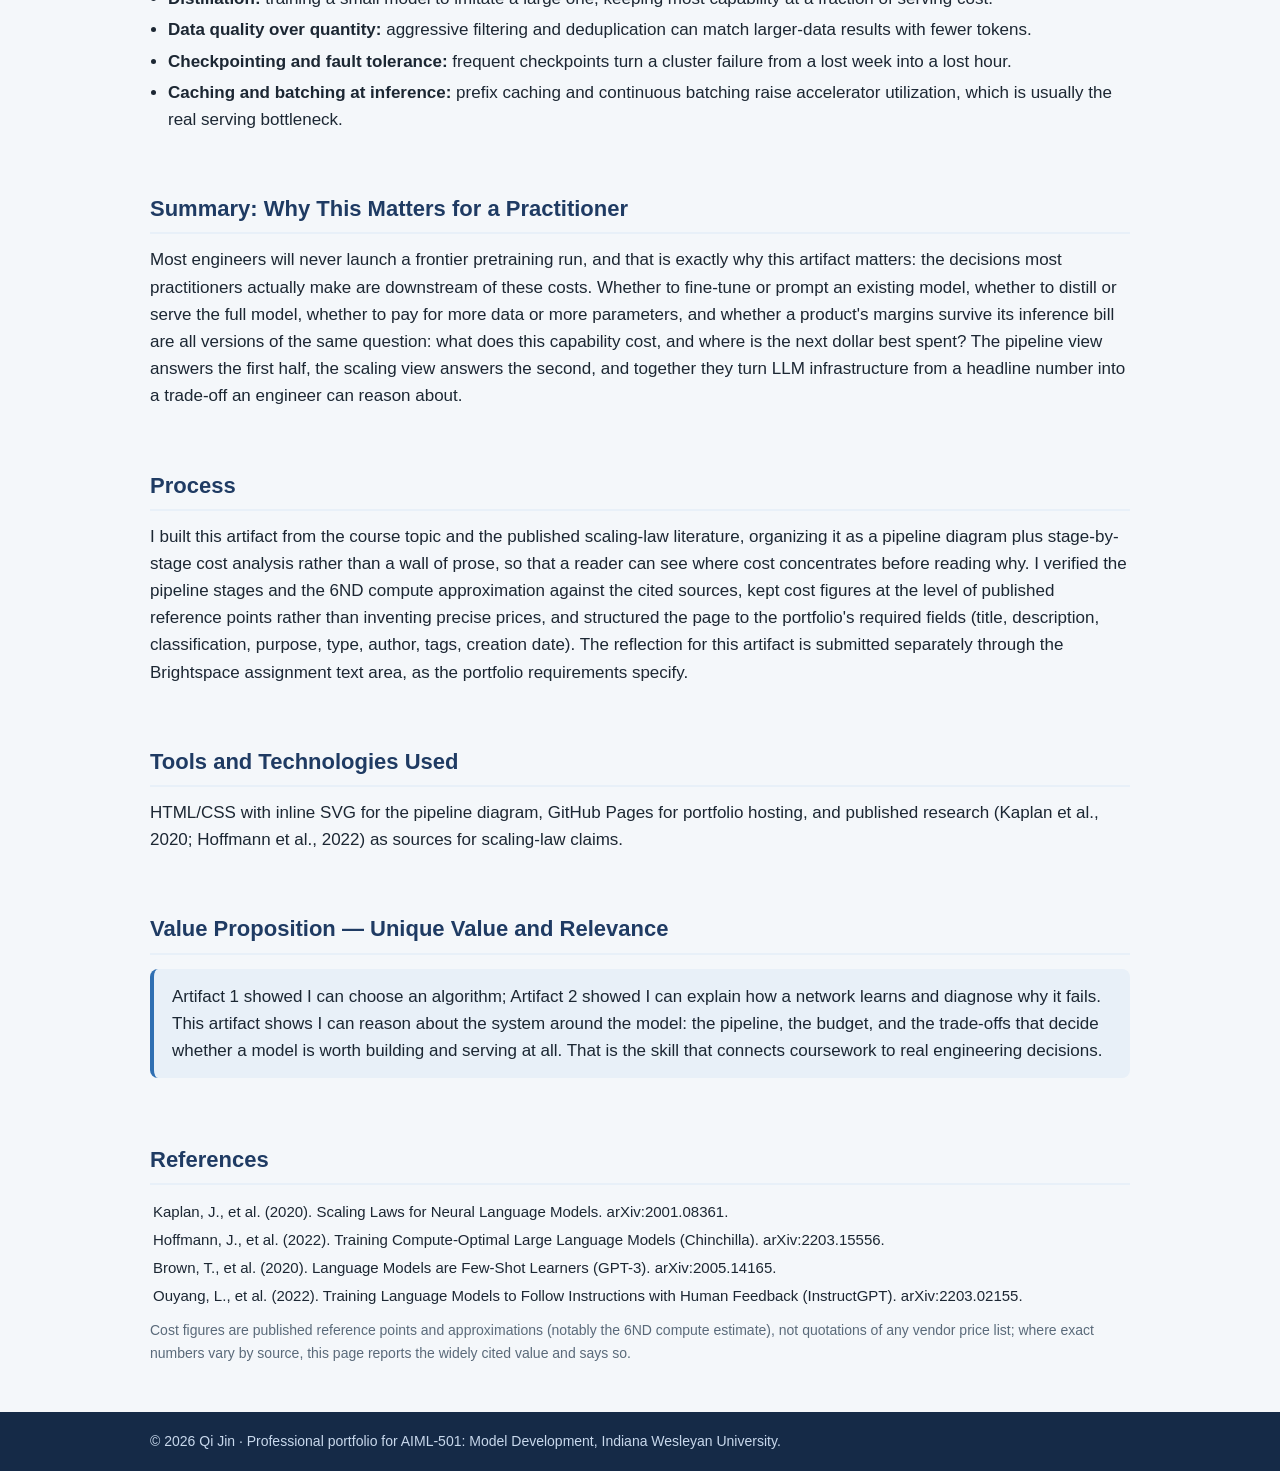
<file: llm-infrastructure.html>
<!DOCTYPE html>
<html lang="en">
<head>
<meta charset="UTF-8">
<meta name="viewport" content="width=device-width, initial-scale=1.0">
<title>Artifact 3: Generative AI LLM Infrastructure | Qi Jin — Professional Portfolio</title>
<link rel="stylesheet" href="style.css">
<style>
  table.data{width:100%;border-collapse:collapse;font-size:15px;margin:12px 0}
  table.data th,table.data td{border:1px solid var(--line);padding:8px 10px;text-align:left;vertical-align:top}
  table.data th{background:var(--accent-soft);color:var(--navy)}
  .field{margin:8px 0}
  .field .lbl{font-weight:700;color:var(--navy);font-size:13px;text-transform:uppercase;letter-spacing:.4px}
  .flow-note{font-size:14px;color:var(--muted)}
</style>
</head>
<body>
<header class="site">
  <div class="wrap">
    <h1>Generative AI LLM Infrastructure</h1>
    <p class="sub">Artifact 3 &middot; AIML-501 Workshop Three &middot; Training process and costs</p>
  </div>
</header>
<nav class="top">
  <div class="wrap">
    <a href="index.html">Home</a>
    <a href="algorithm-types.html">Artifact 1: Algorithm Types</a>
    <a href="neural-networks.html">Artifact 2: Visualizing Neural Networks</a>
    <a href="llm-infrastructure.html" class="active">Artifact 3: LLM Infrastructure</a>
    <a href="explainability.html">Artifact 4: Explainable AI</a>
  </div>
</nav>

<div class="wrap">

  <section>
    <h2 class="sec">Artifact Details</h2>
    <div class="field"><span class="lbl">Title — </span>Generative AI LLM Infrastructure: Training Process and Costs</div>
    <div class="field"><span class="lbl">Description — </span>An illustrated explanation of how large language models are built, from data curation through pretraining, fine-tuning, and alignment, and of what each stage costs in compute, data, energy, and engineering effort, including scaling laws and the efficiency techniques that reduce those costs.</div>
    <div class="field"><span class="lbl">Classification — </span>Generative AI / Large Language Models; model training infrastructure and cost analysis.</div>
    <div class="field"><span class="lbl">Purpose — </span>To demonstrate understanding of the full LLM training pipeline and its economics, so that decisions about model size, data scale, and deployment are made with real numbers rather than impressions.</div>
    <div class="field"><span class="lbl">Artifact Type — </span>Web page (interactive portfolio artifact with diagrams and cost tables).</div>
    <div class="field"><span class="lbl">Author — </span>Qi Jin</div>
    <div class="field"><span class="lbl">Tags — </span>LLM, generative AI, pretraining, fine-tuning, RLHF, scaling laws, GPU compute, training cost, inference cost</div>
    <div class="field"><span class="lbl">Creation Date — </span>November 2026</div>
  </section>

  <section>
    <h2 class="sec">Introduction</h2>
    <p>When a language model answers a question, the visible part is tiny: a prompt goes
    in, text comes out. The invisible part is an industrial process that can consume
    thousands of accelerators for months and cost millions of dollars before the first
    user ever types a word. This artifact explains that process end to end and puts
    numbers on it, because an engineer who cannot reason about training cost cannot
    choose a model size, a data budget, or a deployment strategy responsibly.</p>
  </section>

  <section>
    <h2 class="sec">The Training Pipeline</h2>
    <div class="diagram">
      <svg viewBox="0 0 760 170" role="img" aria-label="LLM training pipeline diagram">
        <defs>
          <marker id="arr" markerWidth="8" markerHeight="8" refX="7" refY="3" orient="auto">
            <path d="M0,0 L7,3 L0,6 Z" fill="#2f6fb2"></path>
          </marker>
        </defs>
        <g font-size="13" font-weight="700" fill="#1f3b63" text-anchor="middle">
          <rect x="10" y="50" width="110" height="64" rx="10" fill="#e8f0f8" stroke="#2f6fb2" stroke-width="2"></rect>
          <text x="65" y="78">DATA</text>
          <text x="65" y="96" font-weight="400" font-size="12">curation &amp;</text>
          <text x="65" y="112" font-weight="400" font-size="12">cleaning</text>
          <rect x="140" y="50" width="110" height="64" rx="10" fill="#e8f0f8" stroke="#2f6fb2" stroke-width="2"></rect>
          <text x="195" y="78">TOKENIZE</text>
          <text x="195" y="96" font-weight="400" font-size="12">text &#8594; token</text>
          <text x="195" y="112" font-weight="400" font-size="12">sequences</text>
          <rect x="270" y="50" width="110" height="64" rx="10" fill="#e8f0f8" stroke="#2f6fb2" stroke-width="2"></rect>
          <text x="325" y="78">PRETRAIN</text>
          <text x="325" y="96" font-weight="400" font-size="12">next-token</text>
          <text x="325" y="112" font-weight="400" font-size="12">prediction</text>
          <rect x="400" y="50" width="110" height="64" rx="10" fill="#fff" stroke="#2e7d5b" stroke-width="2"></rect>
          <text x="455" y="78">FINE-TUNE</text>
          <text x="455" y="96" font-weight="400" font-size="12">instruction</text>
          <text x="455" y="112" font-weight="400" font-size="12">data (SFT)</text>
          <rect x="530" y="50" width="110" height="64" rx="10" fill="#fff" stroke="#2e7d5b" stroke-width="2"></rect>
          <text x="585" y="78">ALIGN</text>
          <text x="585" y="96" font-weight="400" font-size="12">RLHF / DPO,</text>
          <text x="585" y="112" font-weight="400" font-size="12">safety evals</text>
          <rect x="655" y="50" width="95" height="64" rx="10" fill="#fbeef4" stroke="#a33d7a" stroke-width="2"></rect>
          <text x="702" y="78">DEPLOY</text>
          <text x="702" y="96" font-weight="400" font-size="12">serve &amp;</text>
          <text x="702" y="112" font-weight="400" font-size="12">monitor</text>
        </g>
        <g stroke="#2f6fb2" stroke-width="1.8" marker-end="url(#arr)">
          <line x1="120" y1="82" x2="140" y2="82"></line>
          <line x1="250" y1="82" x2="270" y2="82"></line>
          <line x1="380" y1="82" x2="400" y2="82"></line>
          <line x1="510" y1="82" x2="530" y2="82"></line>
          <line x1="640" y1="82" x2="655" y2="82"></line>
        </g>
        <text x="380" y="145" text-anchor="middle" font-size="13" fill="#5a6a7a">Cost concentrates in pretraining; value concentrates in fine-tuning and alignment.</text>
      </svg>
    </div>
    <p class="flow-note">Reading the diagram: each stage feeds the next, and cost is
    wildly uneven across stages. Pretraining consumes the overwhelming majority of
    compute; fine-tuning and alignment consume the majority of human judgment.</p>
  </section>

  <section>
    <h2 class="sec">The Stages, and What Each One Costs</h2>
    <div class="grid">
      <div class="algo">
        <h4>1. Data Curation</h4>
        <p><span class="lbl">What — </span>Collecting web text, books, code, and
        licensed corpora, then deduplicating, filtering low-quality and toxic content,
        and removing personal information. <span class="lbl">Cost — </span>Mostly
        engineering time and storage, not accelerator time, but it decides the ceiling
        of everything downstream: a model trained on polluted data cannot be fixed by
        more compute.</p>
      </div>
      <div class="algo">
        <h4>2. Tokenization</h4>
        <p><span class="lbl">What — </span>Splitting text into tokens, the model's
        actual input units, with a vocabulary of tens of thousands of pieces.
        <span class="lbl">Cost — </span>Cheap to run, expensive to get wrong: a
        tokenizer that wastes tokens on common words inflates every later cost, since
        training cost scales with the number of tokens processed.</p>
      </div>
      <div class="algo">
        <h4>3. Pretraining</h4>
        <p><span class="lbl">What — </span>Training a transformer to predict the next
        token on trillions of tokens, using data parallelism across thousands of GPUs
        with high-bandwidth interconnects. <span class="lbl">Cost — </span>The
        dominant cost of the whole pipeline, often 90% or more of total compute.
        Approximate training compute follows 6&#215;N&#215;D floating-point operations,
        where N is parameters and D is tokens.</p>
      </div>
      <div class="algo">
        <h4>4. Supervised Fine-Tuning (SFT)</h4>
        <p><span class="lbl">What — </span>Continuing training on curated
        instruction-response pairs so the model follows instructions instead of merely
        continuing text. <span class="lbl">Cost — </span>A small fraction of
        pretraining compute, but a large share of human cost: high-quality instruction
        data is written and reviewed by people, and its quality caps the model's
        usefulness.</p>
      </div>
      <div class="algo">
        <h4>5. Alignment (RLHF / DPO)</h4>
        <p><span class="lbl">What — </span>Training a reward model from human
        preference rankings, then optimizing the model against it (RLHF), or optimizing
        preferences directly (DPO), plus safety evaluation and red-teaming.
        <span class="lbl">Cost — </span>Moderate compute, heavy human and evaluation
        cost. This stage is where the model learns to refuse harmful requests, admit
        uncertainty, and behave consistently with its deployer's values.</p>
      </div>
      <div class="algo">
        <h4>6. Deployment and Inference</h4>
        <p><span class="lbl">What — </span>Serving the model behind an API or product,
        with batching, caching, quantization, and monitoring. <span class="lbl">Cost — </span>
        Recurring rather than one-time: at scale, total inference cost overtakes
        training cost. Every token generated costs compute, so serving efficiency
        (smaller models, distillation, speculative decoding, KV-cache management)
        decides the product's margin.</p>
      </div>
    </div>
  </section>

  <section>
    <h2 class="sec">What Drives the Bill: Cost Breakdown</h2>
    <table class="data">
      <tr><th>Cost driver</th><th>What it includes</th><th>How it scales</th></tr>
      <tr><td>Compute (accelerators)</td><td>GPU/TPU hours for pretraining, plus the cluster, interconnect, and idle time during failures and restarts.</td><td>Linearly with 6&#215;N&#215;D: doubling parameters or tokens roughly doubles FLOPs.</td></tr>
      <tr><td>Data</td><td>Acquisition, licensing, cleaning pipelines, storage, and human annotation for fine-tuning and preference data.</td><td>With dataset size for pretraining; with quality bar, not volume, for alignment data.</td></tr>
      <tr><td>Energy and cooling</td><td>Electricity for accelerators and data-center overhead (power usage effectiveness).</td><td>With compute, and with cluster location and cooling technology.</td></tr>
      <tr><td>Engineering and operations</td><td>Distributed-training expertise, failure recovery, checkpointing, evaluation harnesses, and on-call operations.</td><td>With run duration and cluster size; the scarcest resource is often experienced engineers, not hardware.</td></tr>
      <tr><td>Inference at scale</td><td>Serving fleet, batching infrastructure, caching, and monitoring for every user request.</td><td>With users and tokens generated; eventually exceeds the one-time training bill.</td></tr>
    </table>
    <p>Two published reference points make the scale concrete. GPT-3 (175 billion
    parameters, about 300 billion training tokens) was reported at launch as a
    multi-million-dollar training run. The Chinchilla study (Hoffmann et al., 2022)
    then showed that many models were undertrained: for a fixed compute budget, the
    compute-optimal balance is roughly 20 tokens per parameter, so a 70-billion-parameter
    model trained on 1.4 trillion tokens (Chinchilla itself) outperformed much larger
    models trained on less data. The practical consequence is that buying more
    parameters without proportionally more data wastes money, and the cheapest
    capability gain is often better data, not a bigger model.</p>
  </section>

  <section>
    <h2 class="sec">Scaling Laws in One Paragraph</h2>
    <p>Scaling laws (Kaplan et al., 2020; Hoffmann et al., 2022) describe a smooth,
    predictable relationship: as compute, parameters, and data grow, loss falls as a
    power law, with diminishing returns on each axis alone. That predictability is what
    makes LLM budgets plannable: teams extrapolate from small runs to forecast what a
    large run will cost and what loss it will reach, then choose the point where the
    next dollar buys too little improvement. The same laws explain why the field moved
    from "bigger is better" to "better balanced is better," and why inference
    efficiency, distillation into smaller models, and mixture-of-experts architectures
    (which activate only a fraction of parameters per token) have become first-class
    cost levers rather than afterthoughts.</p>
  </section>

  <section>
    <h2 class="sec">Efficiency Levers That Bring Costs Down</h2>
    <ul>
      <li><strong>Mixture of experts (MoE):</strong> total parameters grow while active parameters per token stay small, cutting compute per token.</li>
      <li><strong>Quantization:</strong> serving weights at 8-bit or 4-bit precision shrinks memory and speeds inference with small quality loss.</li>
      <li><strong>Distillation:</strong> training a small model to imitate a large one, keeping most capability at a fraction of serving cost.</li>
      <li><strong>Data quality over quantity:</strong> aggressive filtering and deduplication can match larger-data results with fewer tokens.</li>
      <li><strong>Checkpointing and fault tolerance:</strong> frequent checkpoints turn a cluster failure from a lost week into a lost hour.</li>
      <li><strong>Caching and batching at inference:</strong> prefix caching and continuous batching raise accelerator utilization, which is usually the real serving bottleneck.</li>
    </ul>
  </section>

  <section>
    <h2 class="sec">Summary: Why This Matters for a Practitioner</h2>
    <p>Most engineers will never launch a frontier pretraining run, and that is exactly
    why this artifact matters: the decisions most practitioners actually make are
    downstream of these costs. Whether to fine-tune or prompt an existing model, whether
    to distill or serve the full model, whether to pay for more data or more parameters,
    and whether a product's margins survive its inference bill are all versions of the
    same question: what does this capability cost, and where is the next dollar best
    spent? The pipeline view answers the first half, the scaling view answers the
    second, and together they turn LLM infrastructure from a headline number into a
    trade-off an engineer can reason about.</p>
  </section>

  <section>
    <h2 class="sec">Process</h2>
    <p>I built this artifact from the course topic and the published scaling-law
    literature, organizing it as a pipeline diagram plus stage-by-stage cost analysis
    rather than a wall of prose, so that a reader can see where cost concentrates
    before reading why. I verified the pipeline stages and the 6ND compute
    approximation against the cited sources, kept cost figures at the level of
    published reference points rather than inventing precise prices, and structured
    the page to the portfolio's required fields (title, description, classification,
    purpose, type, author, tags, creation date). The reflection for this artifact is
    submitted separately through the Brightspace assignment text area, as the
    portfolio requirements specify.</p>
  </section>

  <section>
    <h2 class="sec">Tools and Technologies Used</h2>
    <p>HTML/CSS with inline SVG for the pipeline diagram, GitHub Pages for portfolio
    hosting, and published research (Kaplan et al., 2020; Hoffmann et al., 2022) as
    sources for scaling-law claims.</p>
  </section>

  <section>
    <h2 class="sec">Value Proposition — Unique Value and Relevance</h2>
    <div class="callout">
      <p style="margin:0">Artifact 1 showed I can choose an algorithm; Artifact 2
      showed I can explain how a network learns and diagnose why it fails. This
      artifact shows I can reason about the system around the model: the pipeline,
      the budget, and the trade-offs that decide whether a model is worth building
      and serving at all. That is the skill that connects coursework to real
      engineering decisions.</p>
    </div>
  </section>

  <section>
    <h2 class="sec">References</h2>
    <table class="refs">
      <tr><td>Kaplan, J., et al. (2020). Scaling Laws for Neural Language Models. arXiv:2001.08361.</td></tr>
      <tr><td>Hoffmann, J., et al. (2022). Training Compute-Optimal Large Language Models (Chinchilla). arXiv:2203.15556.</td></tr>
      <tr><td>Brown, T., et al. (2020). Language Models are Few-Shot Learners (GPT-3). arXiv:2005.14165.</td></tr>
      <tr><td>Ouyang, L., et al. (2022). Training Language Models to Follow Instructions with Human Feedback (InstructGPT). arXiv:2203.02155.</td></tr>
    </table>
    <p class="small muted">Cost figures are published reference points and approximations
    (notably the 6ND compute estimate), not quotations of any vendor price list; where
    exact numbers vary by source, this page reports the widely cited value and says so.</p>
  </section>

</div>

<footer>
  <div class="wrap">&copy; 2026 Qi Jin &middot; Professional portfolio for AIML-501: Model Development, Indiana Wesleyan University.</div>
</footer>
</body>
</html>
</file>
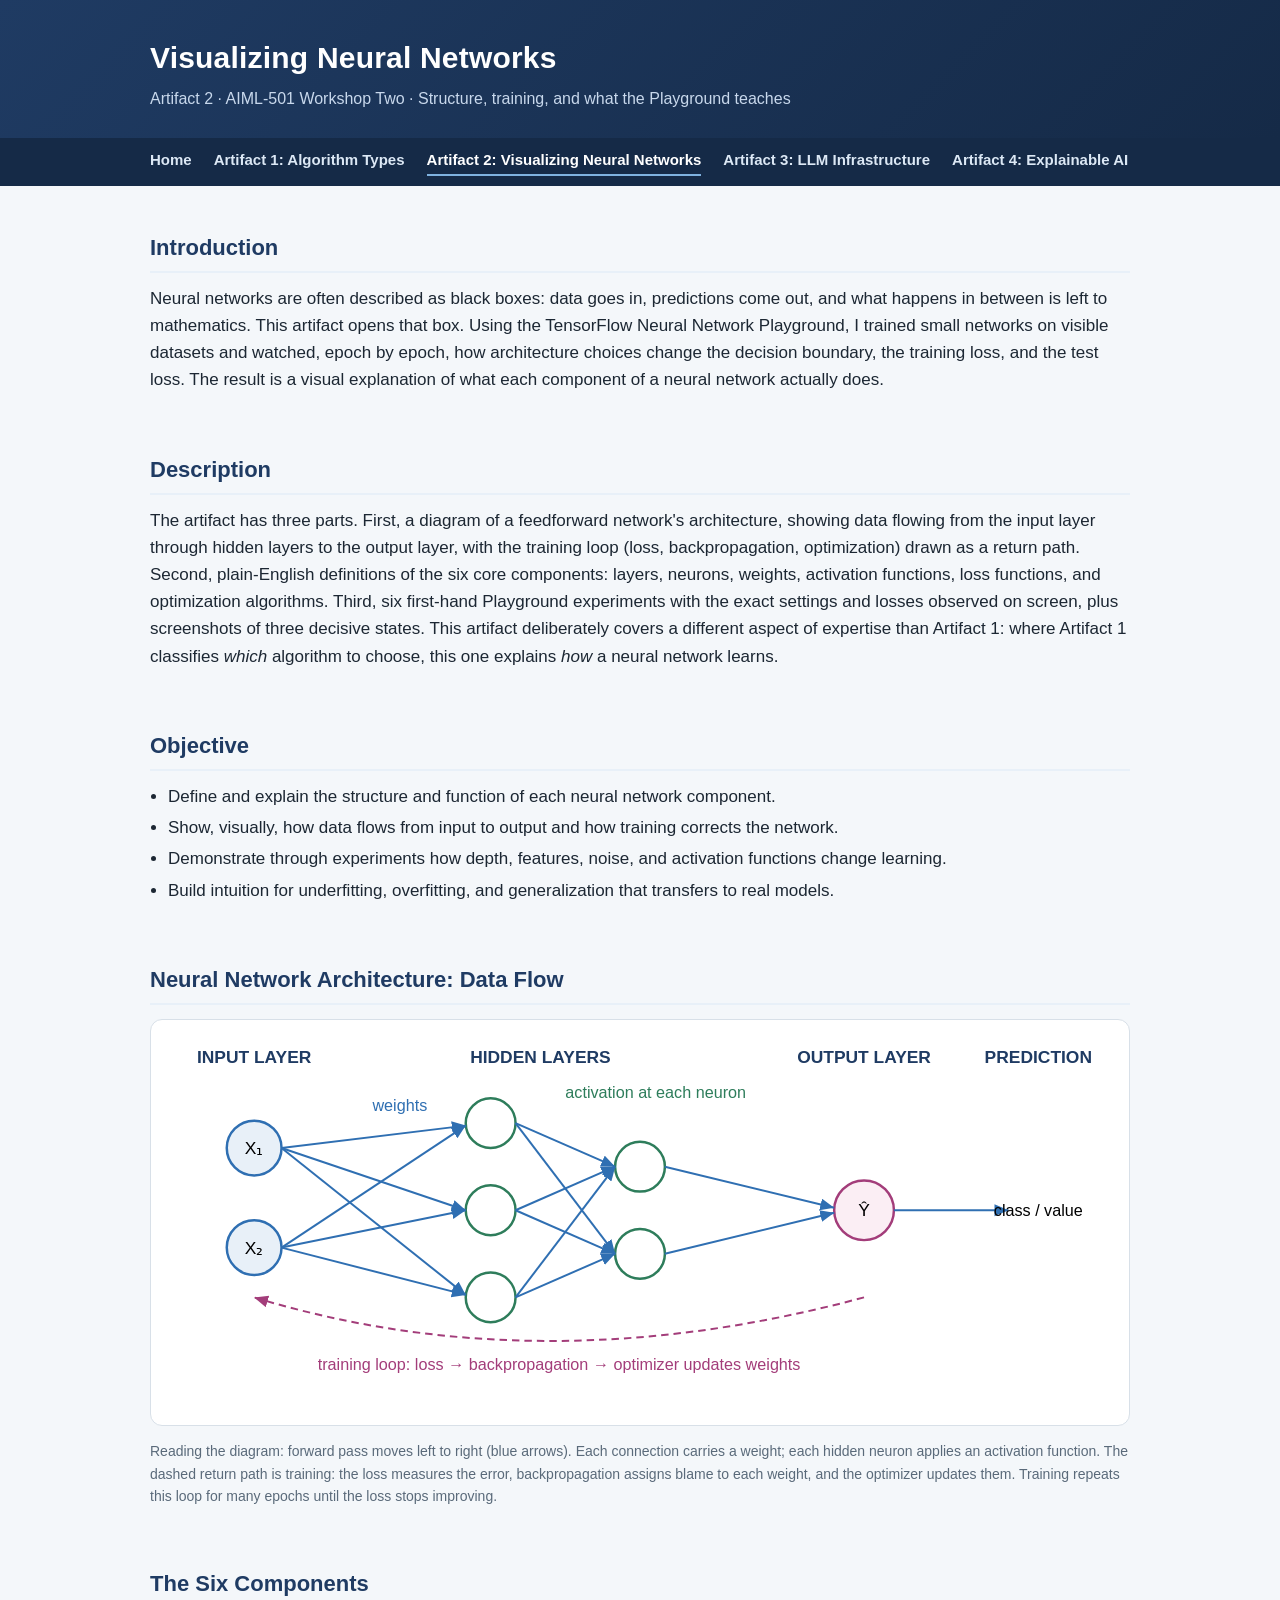
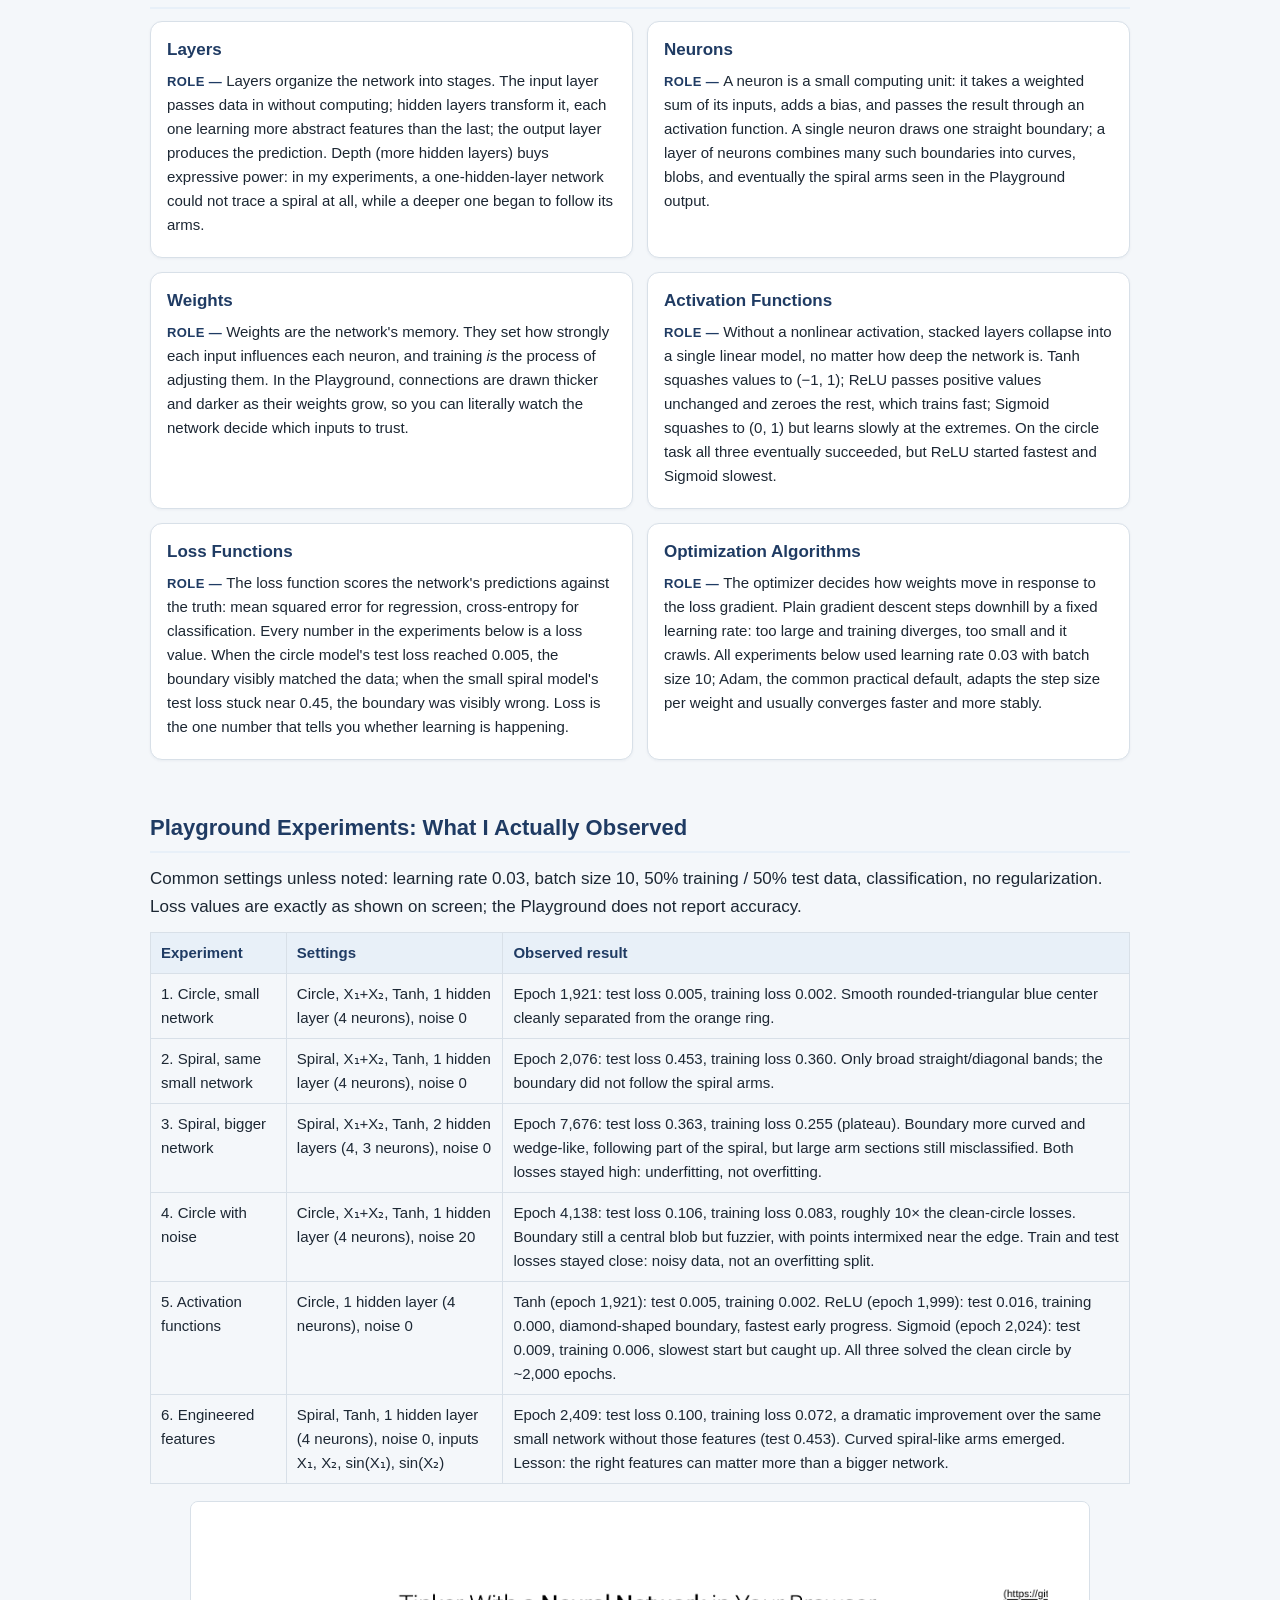
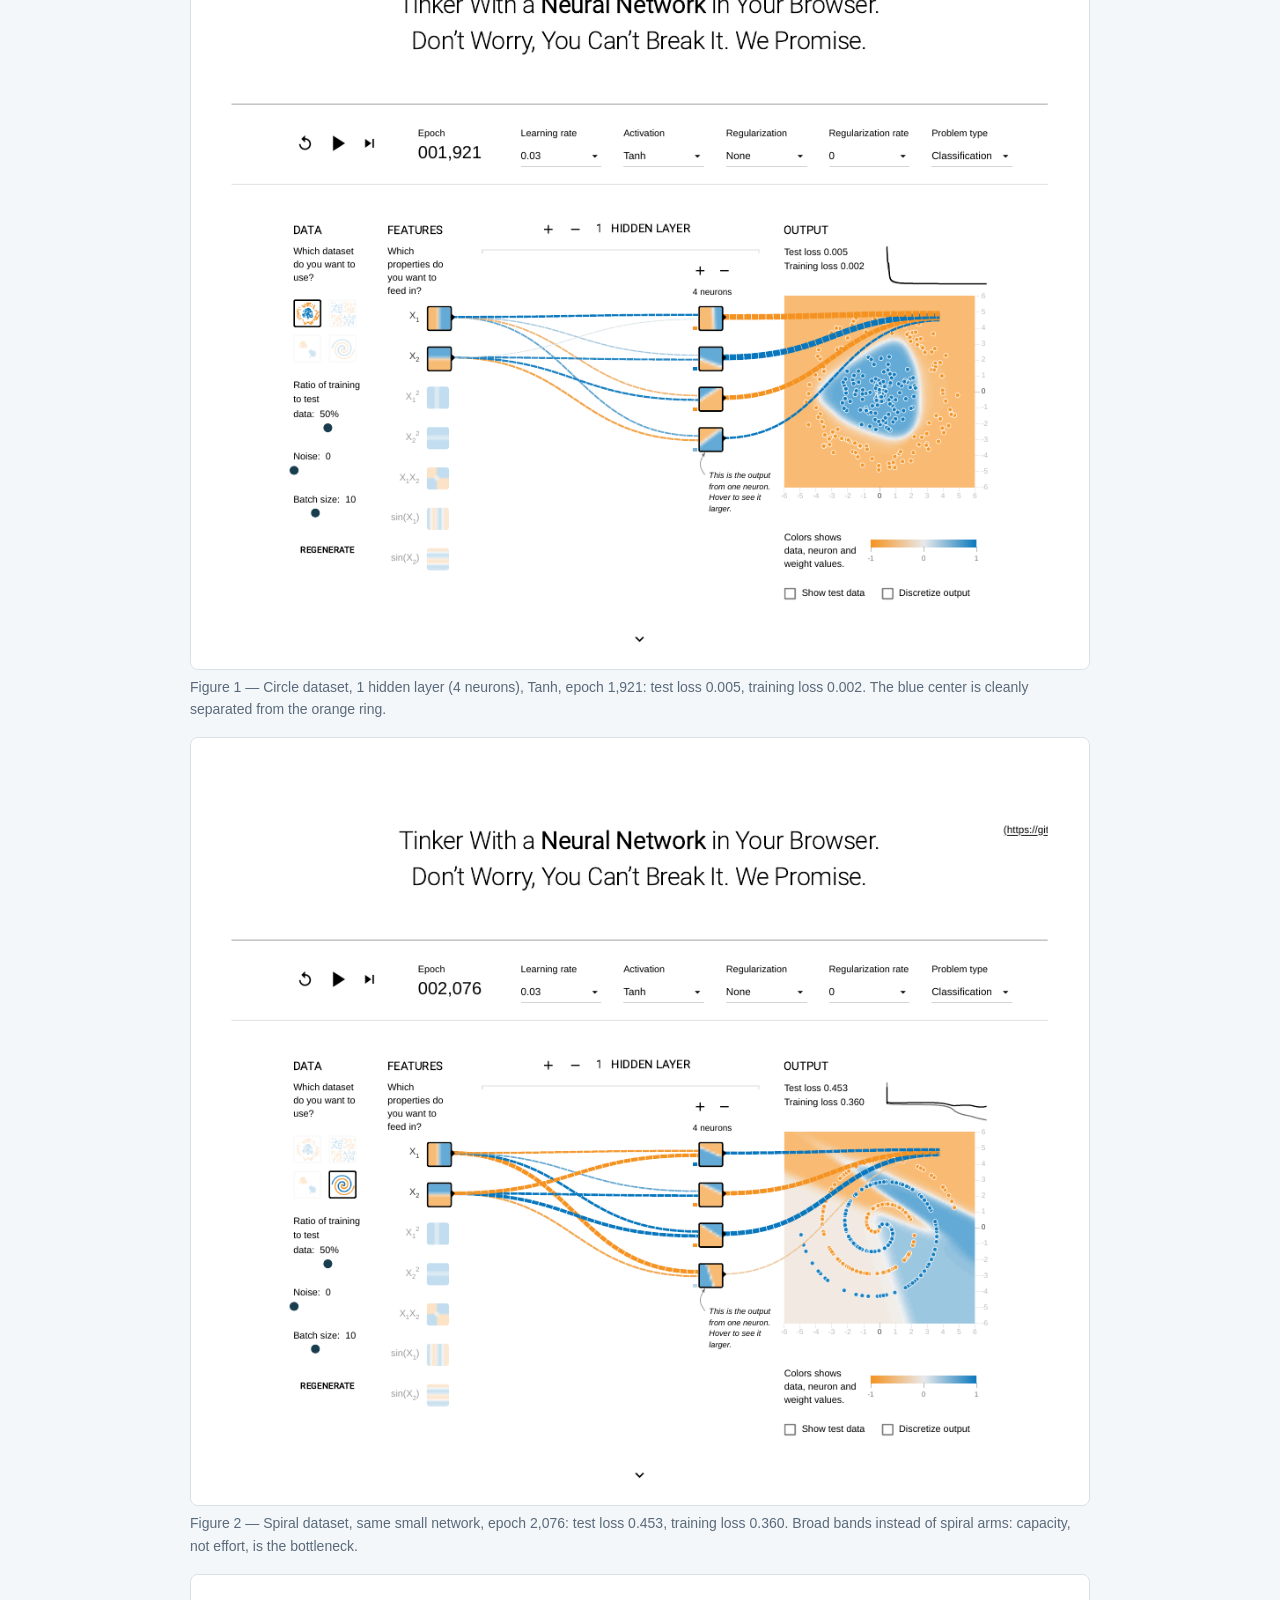
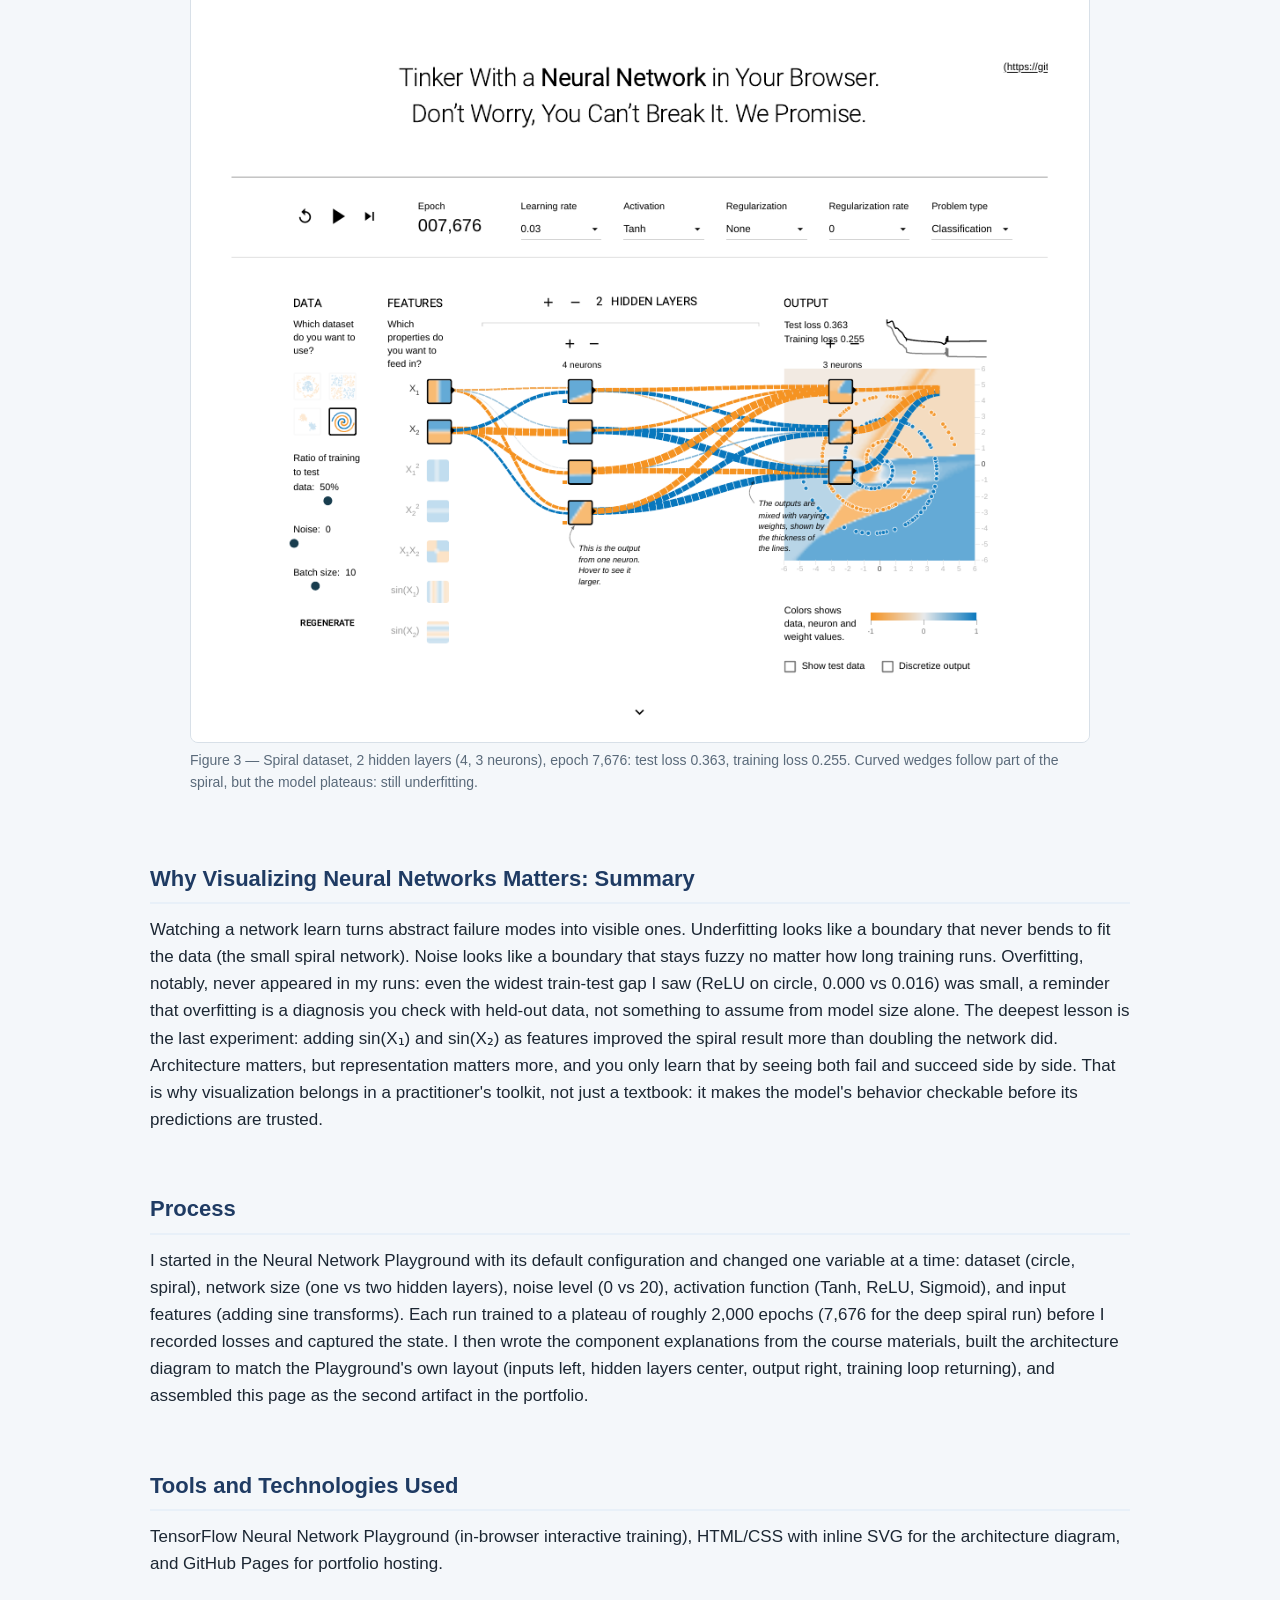
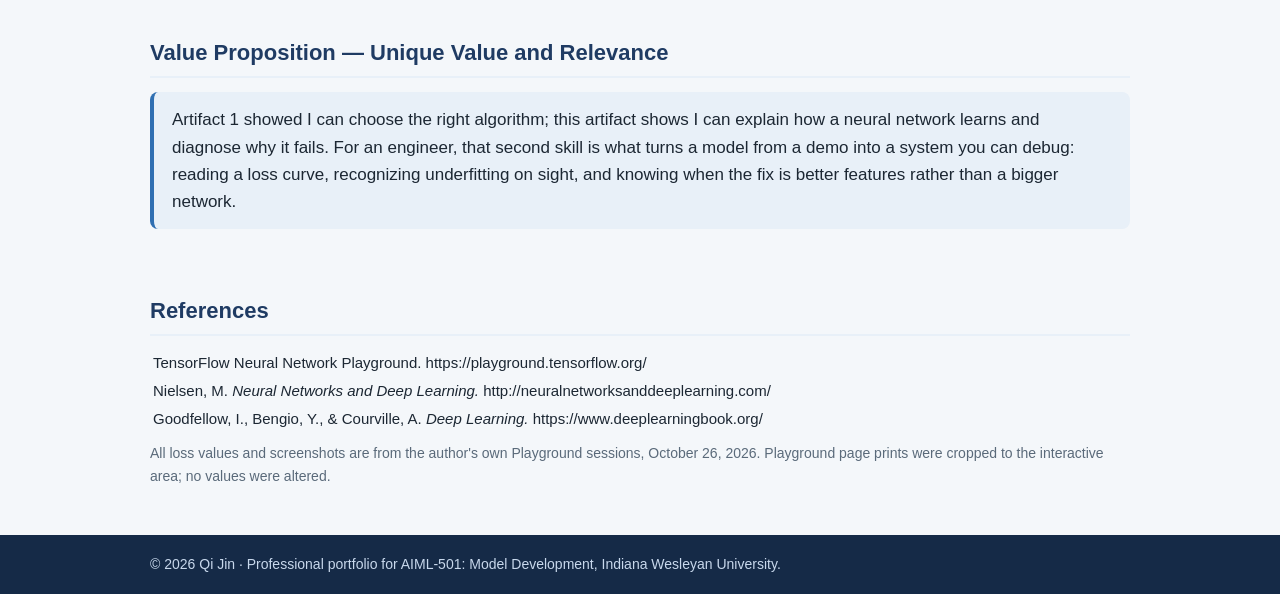
<file: neural-networks.html>
<!DOCTYPE html>
<html lang="en">
<head>
<meta charset="UTF-8">
<meta name="viewport" content="width=device-width, initial-scale=1.0">
<title>Artifact 2: Visualizing Neural Networks | Qi Jin — Professional Portfolio</title>
<link rel="stylesheet" href="style.css">
<style>
  .shot{width:100%;height:auto;border:1px solid var(--line);border-radius:8px;display:block}
  figcaption{font-size:14px;color:var(--muted);margin-top:6px}
  table.data{width:100%;border-collapse:collapse;font-size:15px;margin:12px 0}
  table.data th,table.data td{border:1px solid var(--line);padding:8px 10px;text-align:left;vertical-align:top}
  table.data th{background:var(--accent-soft);color:var(--navy)}
  .flow-note{font-size:14px;color:var(--muted)}
</style>
</head>
<body>
<header class="site">
  <div class="wrap">
    <h1>Visualizing Neural Networks</h1>
    <p class="sub">Artifact 2 &middot; AIML-501 Workshop Two &middot; Structure, training, and what the Playground teaches</p>
  </div>
</header>
<nav class="top">
  <div class="wrap">
    <a href="index.html">Home</a>
    <a href="algorithm-types.html">Artifact 1: Algorithm Types</a>
    <a href="neural-networks.html" class="active">Artifact 2: Visualizing Neural Networks</a>
    <a href="llm-infrastructure.html">Artifact 3: LLM Infrastructure</a>
    <a href="explainability.html">Artifact 4: Explainable AI</a>
  </div>
</nav>

<div class="wrap">

  <section>
    <h2 class="sec">Introduction</h2>
    <p>Neural networks are often described as black boxes: data goes in, predictions
    come out, and what happens in between is left to mathematics. This artifact opens
    that box. Using the TensorFlow Neural Network Playground, I trained small networks
    on visible datasets and watched, epoch by epoch, how architecture choices change
    the decision boundary, the training loss, and the test loss. The result is a visual
    explanation of what each component of a neural network actually does.</p>
  </section>

  <section>
    <h2 class="sec">Description</h2>
    <p>The artifact has three parts. First, a diagram of a feedforward network's
    architecture, showing data flowing from the input layer through hidden layers to
    the output layer, with the training loop (loss, backpropagation, optimization)
    drawn as a return path. Second, plain-English definitions of the six core
    components: layers, neurons, weights, activation functions, loss functions, and
    optimization algorithms. Third, six first-hand Playground experiments with the
    exact settings and losses observed on screen, plus screenshots of three decisive
    states. This artifact deliberately covers a different aspect of expertise than
    Artifact 1: where Artifact 1 classifies <em>which</em> algorithm to choose,
    this one explains <em>how</em> a neural network learns.</p>
  </section>

  <section>
    <h2 class="sec">Objective</h2>
    <ul>
      <li>Define and explain the structure and function of each neural network component.</li>
      <li>Show, visually, how data flows from input to output and how training corrects the network.</li>
      <li>Demonstrate through experiments how depth, features, noise, and activation functions change learning.</li>
      <li>Build intuition for underfitting, overfitting, and generalization that transfers to real models.</li>
    </ul>
  </section>

  <section>
    <h2 class="sec">Neural Network Architecture: Data Flow</h2>
    <div class="diagram">
      <svg viewBox="0 0 760 300" role="img" aria-label="Neural network architecture diagram">
        <defs>
          <marker id="arr" markerWidth="8" markerHeight="8" refX="7" refY="3" orient="auto">
            <path d="M0,0 L7,3 L0,6 Z" fill="#2f6fb2"></path>
          </marker>
          <marker id="arrBack" markerWidth="8" markerHeight="8" refX="7" refY="3" orient="auto">
            <path d="M0,0 L7,3 L0,6 Z" fill="#a33d7a"></path>
          </marker>
        </defs>
        <text x="70" y="22" text-anchor="middle" font-size="14" font-weight="700" fill="#1f3b63">INPUT LAYER</text>
        <text x="300" y="22" text-anchor="middle" font-size="14" font-weight="700" fill="#1f3b63">HIDDEN LAYERS</text>
        <text x="560" y="22" text-anchor="middle" font-size="14" font-weight="700" fill="#1f3b63">OUTPUT LAYER</text>
        <text x="700" y="22" text-anchor="middle" font-size="14" font-weight="700" fill="#1f3b63">PREDICTION</text>
        <circle cx="70" cy="90" r="22" fill="#e8f0f8" stroke="#2f6fb2" stroke-width="2"></circle>
        <text x="70" y="95" text-anchor="middle" font-size="14">X&#8321;</text>
        <circle cx="70" cy="170" r="22" fill="#e8f0f8" stroke="#2f6fb2" stroke-width="2"></circle>
        <text x="70" y="175" text-anchor="middle" font-size="14">X&#8322;</text>
        <circle cx="260" cy="70" r="20" fill="#fff" stroke="#2e7d5b" stroke-width="2"></circle>
        <circle cx="260" cy="140" r="20" fill="#fff" stroke="#2e7d5b" stroke-width="2"></circle>
        <circle cx="260" cy="210" r="20" fill="#fff" stroke="#2e7d5b" stroke-width="2"></circle>
        <circle cx="380" cy="105" r="20" fill="#fff" stroke="#2e7d5b" stroke-width="2"></circle>
        <circle cx="380" cy="175" r="20" fill="#fff" stroke="#2e7d5b" stroke-width="2"></circle>
        <circle cx="560" cy="140" r="24" fill="#fbeef4" stroke="#a33d7a" stroke-width="2"></circle>
        <text x="560" y="145" text-anchor="middle" font-size="14">&#374;</text>
        <g stroke="#2f6fb2" stroke-width="1.6" marker-end="url(#arr)">
          <line x1="92" y1="90" x2="240" y2="72"></line>
          <line x1="92" y1="90" x2="240" y2="140"></line>
          <line x1="92" y1="90" x2="240" y2="208"></line>
          <line x1="92" y1="170" x2="240" y2="72"></line>
          <line x1="92" y1="170" x2="240" y2="140"></line>
          <line x1="92" y1="170" x2="240" y2="208"></line>
          <line x1="280" y1="70" x2="360" y2="105"></line>
          <line x1="280" y1="70" x2="360" y2="175"></line>
          <line x1="280" y1="140" x2="360" y2="105"></line>
          <line x1="280" y1="140" x2="360" y2="175"></line>
          <line x1="280" y1="210" x2="360" y2="105"></line>
          <line x1="280" y1="210" x2="360" y2="175"></line>
          <line x1="400" y1="105" x2="536" y2="138"></line>
          <line x1="400" y1="175" x2="536" y2="142"></line>
          <line x1="584" y1="140" x2="676" y2="140"></line>
        </g>
        <text x="165" y="60" font-size="13" fill="#2f6fb2">weights</text>
        <text x="320" y="50" font-size="13" fill="#2e7d5b">activation at each neuron</text>
        <text x="700" y="145" text-anchor="middle" font-size="13">class / value</text>
        <path d="M 560 210 Q 300 280 70 210" fill="none" stroke="#a33d7a" stroke-width="1.6" stroke-dasharray="6,4" marker-end="url(#arrBack)"></path>
        <text x="315" y="268" text-anchor="middle" font-size="13" fill="#a33d7a">training loop: loss &#8594; backpropagation &#8594; optimizer updates weights</text>
      </svg>
    </div>
    <p class="flow-note">Reading the diagram: forward pass moves left to right (blue arrows).
    Each connection carries a weight; each hidden neuron applies an activation function.
    The dashed return path is training: the loss measures the error, backpropagation
    assigns blame to each weight, and the optimizer updates them. Training repeats
    this loop for many epochs until the loss stops improving.</p>
  </section>

  <section>
    <h2 class="sec">The Six Components</h2>
    <div class="grid">
      <div class="algo">
        <h4>Layers</h4>
        <p><span class="lbl">Role — </span>Layers organize the network into stages.
        The input layer passes data in without computing; hidden layers transform it,
        each one learning more abstract features than the last; the output layer
        produces the prediction. Depth (more hidden layers) buys expressive power:
        in my experiments, a one-hidden-layer network could not trace a spiral at all,
        while a deeper one began to follow its arms.</p>
      </div>
      <div class="algo">
        <h4>Neurons</h4>
        <p><span class="lbl">Role — </span>A neuron is a small computing unit: it takes
        a weighted sum of its inputs, adds a bias, and passes the result through an
        activation function. A single neuron draws one straight boundary; a layer of
        neurons combines many such boundaries into curves, blobs, and eventually the
        spiral arms seen in the Playground output.</p>
      </div>
      <div class="algo">
        <h4>Weights</h4>
        <p><span class="lbl">Role — </span>Weights are the network's memory. They set
        how strongly each input influences each neuron, and training <em>is</em> the
        process of adjusting them. In the Playground, connections are drawn thicker
        and darker as their weights grow, so you can literally watch the network decide
        which inputs to trust.</p>
      </div>
      <div class="algo">
        <h4>Activation Functions</h4>
        <p><span class="lbl">Role — </span>Without a nonlinear activation, stacked layers
        collapse into a single linear model, no matter how deep the network is.
        Tanh squashes values to (&minus;1, 1); ReLU passes positive values unchanged and
        zeroes the rest, which trains fast; Sigmoid squashes to (0, 1) but learns
        slowly at the extremes. On the circle task all three eventually succeeded, but
        ReLU started fastest and Sigmoid slowest.</p>
      </div>
      <div class="algo">
        <h4>Loss Functions</h4>
        <p><span class="lbl">Role — </span>The loss function scores the network's
        predictions against the truth: mean squared error for regression, cross-entropy
        for classification. Every number in the experiments below is a loss value.
        When the circle model's test loss reached 0.005, the boundary visibly matched
        the data; when the small spiral model's test loss stuck near 0.45, the boundary
        was visibly wrong. Loss is the one number that tells you whether learning
        is happening.</p>
      </div>
      <div class="algo">
        <h4>Optimization Algorithms</h4>
        <p><span class="lbl">Role — </span>The optimizer decides how weights move in
        response to the loss gradient. Plain gradient descent steps downhill by a
        fixed learning rate: too large and training diverges, too small and it crawls.
        All experiments below used learning rate 0.03 with batch size 10; Adam, the
        common practical default, adapts the step size per weight and usually
        converges faster and more stably.</p>
      </div>
    </div>
  </section>

  <section>
    <h2 class="sec">Playground Experiments: What I Actually Observed</h2>
    <p>Common settings unless noted: learning rate 0.03, batch size 10, 50% training /
    50% test data, classification, no regularization. Loss values are exactly as shown
    on screen; the Playground does not report accuracy.</p>
    <table class="data">
      <tr><th>Experiment</th><th>Settings</th><th>Observed result</th></tr>
      <tr><td>1. Circle, small network</td><td>Circle, X&#8321;+X&#8322;, Tanh, 1 hidden layer (4 neurons), noise 0</td><td>Epoch 1,921: test loss 0.005, training loss 0.002. Smooth rounded-triangular blue center cleanly separated from the orange ring.</td></tr>
      <tr><td>2. Spiral, same small network</td><td>Spiral, X&#8321;+X&#8322;, Tanh, 1 hidden layer (4 neurons), noise 0</td><td>Epoch 2,076: test loss 0.453, training loss 0.360. Only broad straight/diagonal bands; the boundary did not follow the spiral arms.</td></tr>
      <tr><td>3. Spiral, bigger network</td><td>Spiral, X&#8321;+X&#8322;, Tanh, 2 hidden layers (4, 3 neurons), noise 0</td><td>Epoch 7,676: test loss 0.363, training loss 0.255 (plateau). Boundary more curved and wedge-like, following part of the spiral, but large arm sections still misclassified. Both losses stayed high: underfitting, not overfitting.</td></tr>
      <tr><td>4. Circle with noise</td><td>Circle, X&#8321;+X&#8322;, Tanh, 1 hidden layer (4 neurons), noise 20</td><td>Epoch 4,138: test loss 0.106, training loss 0.083, roughly 10&times; the clean-circle losses. Boundary still a central blob but fuzzier, with points intermixed near the edge. Train and test losses stayed close: noisy data, not an overfitting split.</td></tr>
      <tr><td>5. Activation functions</td><td>Circle, 1 hidden layer (4 neurons), noise 0</td><td>Tanh (epoch 1,921): test 0.005, training 0.002. ReLU (epoch 1,999): test 0.016, training 0.000, diamond-shaped boundary, fastest early progress. Sigmoid (epoch 2,024): test 0.009, training 0.006, slowest start but caught up. All three solved the clean circle by ~2,000 epochs.</td></tr>
      <tr><td>6. Engineered features</td><td>Spiral, Tanh, 1 hidden layer (4 neurons), noise 0, inputs X&#8321;, X&#8322;, sin(X&#8321;), sin(X&#8322;)</td><td>Epoch 2,409: test loss 0.100, training loss 0.072, a dramatic improvement over the same small network without those features (test 0.453). Curved spiral-like arms emerged. Lesson: the right features can matter more than a bigger network.</td></tr>
    </table>

    <figure>
      <img class="shot" src="playground-circle.png" alt="Playground: circle dataset solved by a small network, test loss 0.005">
      <figcaption>Figure 1 — Circle dataset, 1 hidden layer (4 neurons), Tanh, epoch 1,921:
      test loss 0.005, training loss 0.002. The blue center is cleanly separated from the orange ring.</figcaption>
    </figure>
    <figure>
      <img class="shot" src="playground-spiral-small.png" alt="Playground: spiral dataset with a small network failing, test loss 0.453">
      <figcaption>Figure 2 — Spiral dataset, same small network, epoch 2,076:
      test loss 0.453, training loss 0.360. Broad bands instead of spiral arms: capacity, not effort, is the bottleneck.</figcaption>
    </figure>
    <figure>
      <img class="shot" src="playground-spiral-big.png" alt="Playground: spiral dataset with a bigger network improving, test loss 0.363">
      <figcaption>Figure 3 — Spiral dataset, 2 hidden layers (4, 3 neurons), epoch 7,676:
      test loss 0.363, training loss 0.255. Curved wedges follow part of the spiral, but the model plateaus: still underfitting.</figcaption>
    </figure>
  </section>

  <section>
    <h2 class="sec">Why Visualizing Neural Networks Matters: Summary</h2>
    <p>Watching a network learn turns abstract failure modes into visible ones.
    Underfitting looks like a boundary that never bends to fit the data (the small
    spiral network). Noise looks like a boundary that stays fuzzy no matter how long
    training runs. Overfitting, notably, never appeared in my runs: even the widest
    train-test gap I saw (ReLU on circle, 0.000 vs 0.016) was small, a reminder that
    overfitting is a diagnosis you check with held-out data, not something to assume
    from model size alone. The deepest lesson is the last experiment: adding
    sin(X&#8321;) and sin(X&#8322;) as features improved the spiral result more than
    doubling the network did. Architecture matters, but representation matters more,
    and you only learn that by seeing both fail and succeed side by side. That is
    why visualization belongs in a practitioner's toolkit, not just a textbook:
    it makes the model's behavior checkable before its predictions are trusted.</p>
  </section>

  <section>
    <h2 class="sec">Process</h2>
    <p>I started in the Neural Network Playground with its default configuration and
    changed one variable at a time: dataset (circle, spiral), network size (one vs two
    hidden layers), noise level (0 vs 20), activation function (Tanh, ReLU, Sigmoid),
    and input features (adding sine transforms). Each run trained to a plateau of
    roughly 2,000 epochs (7,676 for the deep spiral run) before I recorded losses and
    captured the state. I then wrote the component explanations from the course
    materials, built the architecture diagram to match the Playground's own layout
    (inputs left, hidden layers center, output right, training loop returning), and
    assembled this page as the second artifact in the portfolio.</p>
  </section>

  <section>
    <h2 class="sec">Tools and Technologies Used</h2>
    <p>TensorFlow Neural Network Playground (in-browser interactive training),
    HTML/CSS with inline SVG for the architecture diagram, and GitHub Pages for
    portfolio hosting.</p>
  </section>

  <section>
    <h2 class="sec">Value Proposition — Unique Value and Relevance</h2>
    <div class="callout">
      <p style="margin:0">Artifact 1 showed I can choose the right algorithm; this
      artifact shows I can explain how a neural network learns and diagnose why it
      fails. For an engineer, that second skill is what turns a model from a demo into
      a system you can debug: reading a loss curve, recognizing underfitting on sight,
      and knowing when the fix is better features rather than a bigger network.</p>
    </div>
  </section>

  <section>
    <h2 class="sec">References</h2>
    <table class="refs">
      <tr><td>TensorFlow Neural Network Playground. https://playground.tensorflow.org/</td></tr>
      <tr><td>Nielsen, M. <em>Neural Networks and Deep Learning.</em> http://neuralnetworksanddeeplearning.com/</td></tr>
      <tr><td>Goodfellow, I., Bengio, Y., &amp; Courville, A. <em>Deep Learning.</em> https://www.deeplearningbook.org/</td></tr>
    </table>
    <p class="small muted">All loss values and screenshots are from the author's own
    Playground sessions, October 26, 2026. Playground page prints were cropped to the
    interactive area; no values were altered.</p>
  </section>

</div>

<footer>
  <div class="wrap">&copy; 2026 Qi Jin &middot; Professional portfolio for AIML-501: Model Development, Indiana Wesleyan University.</div>
</footer>
</body>
</html>
</file>
<file: style.css>
:root{
  --navy:#1f3b63; --navy-dark:#152a47; --accent:#2f6fb2; --accent-soft:#e8f0f8;
  --ink:#1c2733; --muted:#5a6a7a; --line:#d8e0e8; --card:#ffffff; --bg:#f4f7fa;
  --sup:#2f6fb2; --uns:#7a4fa3;
  --tab:#2e7d5b; --cv:#b25f2e; --nlp:#2e6db2; --gen:#a33d7a;
}
*{box-sizing:border-box}
html{scroll-behavior:smooth}
body{margin:0;font-family:-apple-system,"Segoe UI",Roboto,"Helvetica Neue",Arial,sans-serif;
  background:var(--bg);color:var(--ink);line-height:1.6;font-size:17px}
a{color:var(--accent);text-decoration:none}
a:hover{text-decoration:underline}
.wrap{max-width:1020px;margin:0 auto;padding:0 20px}

/* Header */
header.site{background:linear-gradient(135deg,var(--navy) 0%,var(--navy-dark) 100%);color:#fff}
header.site .wrap{padding:34px 20px 26px}
header.site h1{margin:0 0 4px;font-size:30px;letter-spacing:.2px}
header.site .sub{color:#c8d8ec;font-size:16px;margin:0}
nav.top{background:var(--navy-dark)}
nav.top .wrap{display:flex;gap:22px;padding-top:10px;padding-bottom:10px}
nav.top a{color:#dce8f5;font-size:15px;font-weight:600}
nav.top a.active{color:#fff;border-bottom:2px solid #7fb2e0;padding-bottom:2px}

/* Sections */
section{padding:26px 0 6px}
h2.sec{font-size:22px;color:var(--navy);border-bottom:2px solid var(--accent-soft);
  padding-bottom:6px;margin:18px 0 12px}
h3{color:var(--navy);margin:16px 0 6px;font-size:18px}
p{margin:8px 0}
.card{background:var(--card);border:1px solid var(--line);border-radius:12px;
  padding:18px 20px;margin:14px 0;box-shadow:0 1px 3px rgba(21,42,71,.06)}
.muted{color:var(--muted)}
.small{font-size:14px}

/* Value prop callout */
.callout{background:var(--accent-soft);border-left:4px solid var(--accent);
  border-radius:8px;padding:14px 18px;margin:14px 0}

/* Artifact list */
.artifact{display:flex;justify-content:space-between;align-items:center;gap:14px}
.artifact .meta{flex:1}
.badge{display:inline-block;font-size:12px;font-weight:700;letter-spacing:.4px;
  padding:2px 9px;border-radius:999px;color:#fff;background:var(--accent)}
.badge.soon{background:#93a7ba}

/* Infographic */
.diagram{background:var(--card);border:1px solid var(--line);border-radius:12px;
  padding:16px;margin:14px 0;overflow-x:auto}
.diagram svg{min-width:640px;width:100%;height:auto;display:block}
.legend{display:flex;flex-wrap:wrap;gap:8px 16px;margin:8px 0 2px;font-size:14px}
.legend span{display:inline-flex;align-items:center;gap:6px}
.dot{width:11px;height:11px;border-radius:3px;display:inline-block}
.grid{display:grid;grid-template-columns:1fr 1fr;gap:14px}
@media (max-width:760px){.grid{grid-template-columns:1fr}}
.algo{background:var(--card);border:1px solid var(--line);border-radius:12px;
  padding:14px 16px;box-shadow:0 1px 3px rgba(21,42,71,.05)}
.algo h4{margin:0 0 2px;font-size:17px;color:var(--navy)}
.algo .type{font-size:12px;font-weight:700;letter-spacing:.5px;text-transform:uppercase}
.algo .type.sup{color:var(--sup)} .algo .type.uns{color:var(--uns)}
.algo p{font-size:15px;margin:6px 0}
.algo .lbl{font-weight:700;color:var(--navy);font-size:13px;text-transform:uppercase;letter-spacing:.4px}
.tags{display:flex;flex-wrap:wrap;gap:6px;margin:6px 0}
.tag{font-size:12px;font-weight:700;color:#fff;padding:2px 8px;border-radius:999px}
.tag.tab{background:var(--tab)} .tag.cv{background:var(--cv)}
.tag.nlp{background:var(--nlp)} .tag.gen{background:var(--gen)}
.branch-title{display:flex;align-items:center;gap:10px;margin:22px 0 4px}
.branch-title h3{margin:0;font-size:20px}
.branch-title .rule{flex:1;height:2px;background:var(--line)}

footer{margin:34px 0 0;background:var(--navy-dark);color:#c8d8ec}
footer .wrap{padding:18px 20px;font-size:14px}
table.refs{font-size:15px}
ul{margin:8px 0 8px 18px;padding:0}
li{margin:4px 0}
</file>
